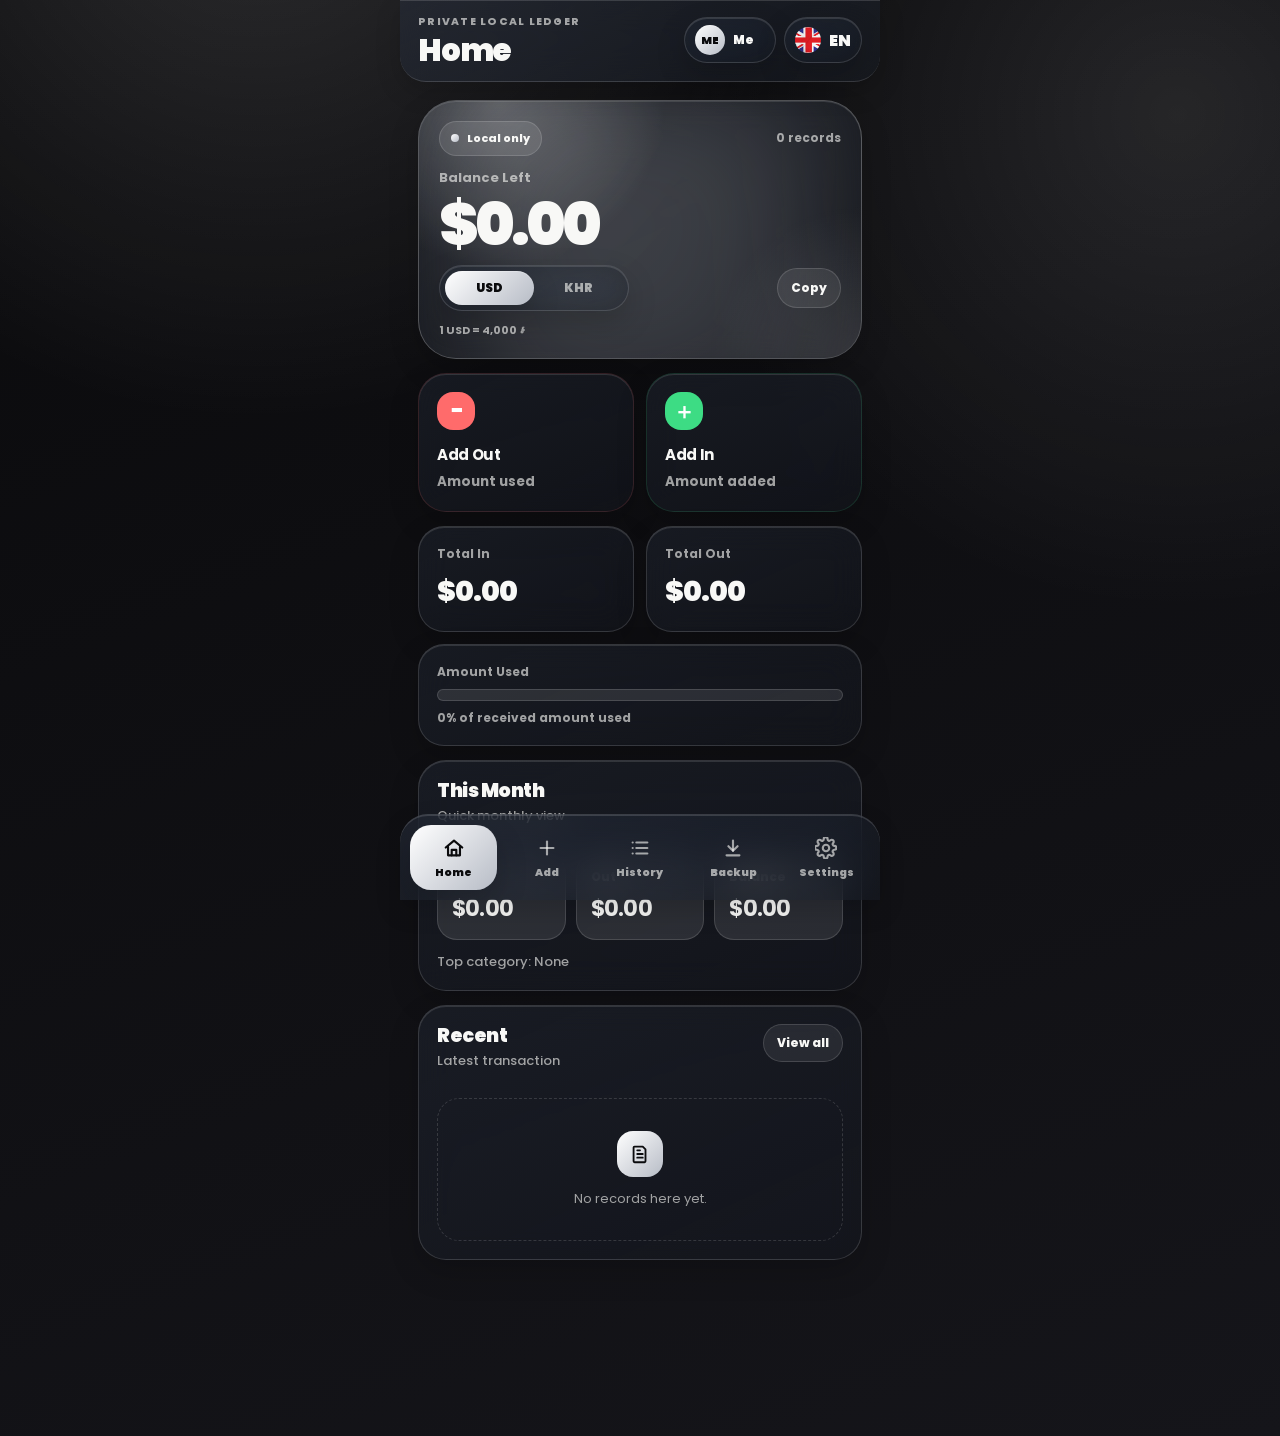
<file: index.html>
<!doctype html>
<html lang="en" data-theme="dark" data-template="mono">
<head>
  <meta charset="utf-8" />
  <meta name="viewport" content="width=device-width,initial-scale=1,viewport-fit=cover" />
  <meta name="theme-color" content="#0a0a0c" />
  <meta name="apple-mobile-web-app-capable" content="yes" />
  <meta name="apple-mobile-web-app-status-bar-style" content="black-translucent" />
  <meta name="apple-mobile-web-app-title" content="DollarTracker" />
  <title>DollarTracker</title>
  <link rel="manifest" href="manifest.webmanifest" />
  <link rel="apple-touch-icon" href="apple-touch-icon.png" />
  <link rel="icon" type="image/png" href="icon.png" />
  <link rel="preconnect" href="https://fonts.googleapis.com">
  <link rel="preconnect" href="https://fonts.gstatic.com" crossorigin>
  <link href="https://fonts.googleapis.com/css2?family=Kantumruy+Pro:wght@400;500;600;700;800;900&family=Noto+Sans+Khmer:wght@400;500;600;700;800;900&family=Poppins:wght@400;500;600;700;800;900&display=swap" rel="stylesheet">
  <link rel="stylesheet" href="styles.css?v=3.9.14" />
</head>
<body>
  <div class="aurora-bg" aria-hidden="true">
    <span class="orb orb-one"></span>
    <span class="orb orb-two"></span>
    <span class="orb orb-three"></span>
  </div>

  <div class="app-shell">
    <header class="topbar glass">
      <div class="title-stack">
        <p class="eyebrow" id="eyebrow">Private local ledger</p>
        <h1 id="pageTitle">Home</h1>
      </div>
      <div class="topbar-actions">
        <button class="profile-switch-button glass-lite" id="profileSwitchBtn" type="button" aria-label="Switch profile">
          <span id="activeProfileAvatar" class="profile-avatar">ME</span>
          <span id="activeProfileName" class="profile-name-small">Me</span>
        </button>
        <button class="language-toggle glass-lite" id="languageToggle" type="button" aria-label="Change language">
          <img id="languageFlag" src="flag-en.png" alt="" />
          <span id="languageCode">EN</span>
        </button>
      </div>
    </header>

    <main class="content">
      <section class="page active" id="page-home" data-title-key="home">
        <section class="balance-hero glass-strong">
          <span class="theme-signature" aria-hidden="true"><span class="sig-a"></span><span class="sig-b"></span><span class="sig-c"></span><span class="sig-d"></span></span>
          <div class="hero-top">
            <span class="status-pill"><span class="pulse"></span><span id="localOnlyText">Local only</span></span>
            <span id="homeRecordCountSmall">0 records</span>
          </div>

          <div class="hero-main">
            <p id="balanceLeftLabel">Balance Left</p>
            <h2 id="homeBalance">$0.00</h2>
          </div>

          <div class="hero-footer">
            <div class="currency-switch glass-lite">
              <button type="button" class="currency-card-btn active" data-currency="USD">USD</button>
              <button type="button" class="currency-card-btn" data-currency="KHR">KHR</button>
            </div>
            <button type="button" class="mini-link" id="copyBalanceBtn">Copy</button>
          </div>
          <p class="rate-note" id="rateNote">1 USD = 4000៛</p>
        </section>

        <section class="backup-reminder glass hidden" id="backupReminder">
          <div>
            <h3 id="backupReminderTitle">Backup Reminder</h3>
            <p class="hint" id="backupReminderText">It has been a while since your last backup. Export one now so your records stay safe.</p>
          </div>
          <div class="backup-reminder-actions">
            <button class="primary-button compact-button" type="button" id="backupReminderExportBtn">Export Backup JSON</button>
            <button class="ghost-button" type="button" id="backupReminderDismissBtn">Dismiss</button>
          </div>
        </section>

        <section class="quick-actions">
          <button class="quick-card out-card" type="button" data-go="add" data-prefill="Out">
            <span>−</span><strong id="addOutText">Add Out</strong><small id="moneyUsedText">Amount used</small>
          </button>
          <button class="quick-card in-card" type="button" data-go="add" data-prefill="In">
            <span>＋</span><strong id="addInText">Add In</strong><small id="moneyAddedText">Amount added</small>
          </button>
        </section>

        <section class="stats-grid">
          <article class="stat-card glass"><p id="totalInLabel">Total In</p><strong id="homeTotalIn">$0.00</strong></article>
          <article class="stat-card glass"><p id="totalOutLabel">Total Out</p><strong id="homeTotalOut">$0.00</strong></article>
          <article class="stat-card glass wide">
            <p id="amountUsedLabel">Amount Used</p>
            <div class="progress-track"><span id="usedProgress"></span></div>
            <small id="usedProgressText">0% of received amount used</small>
          </article>
        </section>


        <section class="panel glass monthly-panel">
          <div class="panel-head">
            <div>
              <h3 id="monthlyTitle">This Month</h3>
              <p class="hint" id="monthlyHint">Quick monthly view</p>
            </div>
          </div>
          <div class="mini-summary-grid">
            <article><span id="monthlyInLabel">In</span><strong id="monthlyIn">$0.00</strong></article>
            <article><span id="monthlyOutLabel">Out</span><strong id="monthlyOut">$0.00</strong></article>
            <article><span id="monthlyBalanceLabel">Balance</span><strong id="monthlyBalance">$0.00</strong></article>
          </div>
          <p class="hint monthly-category" id="monthlyTopCategory">Top category: None</p>
        </section>

        <section class="panel glass budget-panel optional-home-panel" id="budgetPanel">
          <div class="panel-head">
            <div>
              <h3 id="monthlyBudgetsTitle">Monthly Budgets</h3>
              <p class="hint" id="monthlyBudgetsHint">Track spending caps for this month.</p>
            </div>
          </div>
          <div class="budget-list" id="budgetProgressList"></div>
        </section>

        <section class="panel glass category-chart-panel optional-home-panel" id="categoryChartPanel">
          <div class="panel-head">
            <div>
              <h3 id="categoryChartTitle">Category Breakdown</h3>
              <p class="hint" id="categoryChartHint">This month’s spending by category.</p>
            </div>
          </div>
          <div class="category-chart-list" id="categoryChartList"></div>
        </section>

        <section class="panel glass">
          <div class="panel-head">
            <div><h3 id="recentTitle">Recent</h3><p class="hint" id="latestMovementText">Latest transaction</p></div>
            <button class="ghost-button" type="button" data-go="history" id="viewAllBtn">View all</button>
          </div>
          <div class="record-list compact" id="recentList"></div>
        </section>
      </section>

      <section class="page" id="page-add" data-title-key="addRecord">
        <section class="panel glass">
          <div class="section-title add-title-row"><div><h3 id="newTransactionTitle">New Transaction</h3><p class="hint" id="positiveOnlyText">Enter positive numbers only. Type decides in or out.</p></div><button class="ghost-button compact-button" type="button" id="openQuickAddBtn">Quick Add</button></div>
          <form id="transactionForm" class="form" autocomplete="off" autocorrect="off" autocapitalize="sentences" spellcheck="false">
            <label><span id="typeLabel">Type</span>
              <div class="segmented glass-lite">
                <input type="radio" name="type" id="typeOut" value="Out" checked /><label for="typeOut" id="outLabel">Out</label>
                <input type="radio" name="type" id="typeIn" value="In" /><label for="typeIn" id="inLabel">In</label>
              </div>
            </label>

            <label><span id="amountLabel">Amount</span>
              <div class="amount-wrap"><span id="amountCurrency">$</span><input id="amountInput" type="number" inputmode="decimal" min="0" step="0.01" placeholder="8.60" required /><button class="calc-open-btn" type="button" id="openCalcBtn" aria-label="Open calculator">
                  <svg viewBox="0 0 24 24" aria-hidden="true">
                    <rect x="6" y="3.5" width="12" height="17" rx="3"></rect>
                    <path d="M9 7h6"></path>
                    <path d="M9 11h.01M12 11h.01M15 11h.01"></path>
                    <path d="M9 14h.01M12 14h.01M15 14h.01"></path>
                    <path d="M9 17h.01M12 17h.01M15 17h.01"></path>
                  </svg>
                </button></div>
            </label>

            <div class="amount-chips" id="amountChips"></div>

            <label><span id="categoryLabel">Category</span>
              <select id="categoryInput"></select>
            </label>

            <label><span id="whatForLabel">Description</span><input id="descriptionInput" type="text" placeholder="Food, AC transfer, coffee..." autocomplete="off" autocorrect="off" autocapitalize="sentences" spellcheck="false" /></label>
            <div class="quick-desc-chips" id="quickDescChips"></div>
            <label><span id="dateLabel">Date</span><input id="dateInput" type="date" required /></label>
            <label><span id="noteLabel">Note</span><textarea id="noteInput" rows="2" placeholder="Optional note" autocomplete="off" autocorrect="off" autocapitalize="sentences" spellcheck="false"></textarea></label>
            <button class="primary-button full" type="submit" id="saveRecordBtn">Save Record</button>
          </form>
        </section>

        <section class="panel glass mini-help">
          <h3 id="rememberTitle">Remember</h3>
          <p id="rememberText"></p>
        </section>
      </section>

      <section class="page" id="page-history" data-title-key="history">
        <section class="panel glass">
          <div class="panel-head">
            <div><h3 id="allRecordsTitle">All Records</h3><p class="hint" id="historyHintText">Search, filter, and review your records.</p></div>
            <div class="history-head-actions">
              <button class="ghost-button" type="button" id="selectModeBtn">Select</button>
              <button class="ghost-button" type="button" id="summaryBtn">Summary</button>
            </div>
          </div>

          <div class="history-tools history-tools-clean">
            <input id="searchInput" type="search" placeholder="Search records..." aria-label="Search records" />
            <button class="history-filter-btn" type="button" id="openHistoryFilterBtn" aria-label="Filter records">
              <svg viewBox="0 0 24 24" aria-hidden="true">
                <path d="M4 6h16"></path>
                <path d="M7 12h10"></path>
                <path d="M10 18h4"></path>
              </svg>
              <span id="openFilterText">Filter</span>
            </button>
          </div>

          <div class="filter-row">
            <button class="chip active" type="button" data-filter="All" id="filterAll">All</button>
            <button class="chip" type="button" data-filter="In" id="filterIn">In</button>
            <button class="chip" type="button" data-filter="Out" id="filterOut">Out</button>
          </div>

          <div class="record-list" id="historyList"></div>
        </section>
      </section>

      <section class="page" id="page-backup" data-title-key="backup">
        <section class="panel glass">
          <div class="section-title"><h3 id="backupExportTitle">Backup & Export</h3><p class="hint" id="backupHintText">Your records stay in this browser. Export backup regularly.</p></div>
          <div class="backup-card"><span id="lastBackupLabel">Last backup</span><strong id="lastBackupText">Never</strong></div>
          <div class="button-stack">
            <button class="primary-button full" type="button" id="exportBackupBtn">Export Backup JSON</button>
            <button class="secondary-button full" type="button" id="exportCsvBtn">Export CSV</button>
            <label class="file-button full"><span id="importBackupText">Import Backup JSON</span><input id="importBackupInput" type="file" accept="application/json,.json" /></label>
          </div>
        </section>

        <section class="panel glass"><h3 id="safetyHabitTitle">Safety habit</h3><p class="hint" id="safetyHintText">After adding records, export a backup and save it to iCloud Drive or Google Drive.</p></section>
      </section>

      <section class="page" id="page-settings" data-title-key="settings">
        <section class="panel glass">
          <h3 id="appearanceTitle">Appearance</h3>
          <label><span id="displayModeLabel">Display Mode</span>
            <div class="segmented glass-lite">
              <input type="radio" name="displayMode" id="modeDark" value="dark" /><label for="modeDark" id="darkLabel">Dark</label>
              <input type="radio" name="displayMode" id="modeLight" value="light" /><label for="modeLight" id="lightLabel">Light</label>
            </div>
          </label>

          <div class="template-block">
            <span class="setting-label" id="themeTemplateLabel">Theme Template</span>
            <div class="theme-groups">
              <div class="theme-group">
                <span class="theme-group-title" id="coreThemesText">Core</span>
                <div class="theme-templates">
                  <button type="button" class="template-option" data-template-choice="mono"><span class="template-preview mono-preview"></span><strong id="monoThemeText">Silver</strong><svg class="check-badge" viewBox="0 0 24 24" aria-hidden="true"><path d="M5 13l4 4L19 7"/></svg></button>
                  <button type="button" class="template-option" data-template-choice="gold"><span class="template-preview gold-preview"></span><strong id="goldThemeText">Gold</strong><svg class="check-badge" viewBox="0 0 24 24" aria-hidden="true"><path d="M5 13l4 4L19 7"/></svg></button>
                  <button type="button" class="template-option" data-template-choice="sky"><span class="template-preview sky-preview"></span><strong id="skyThemeText">Sky</strong><svg class="check-badge" viewBox="0 0 24 24" aria-hidden="true"><path d="M5 13l4 4L19 7"/></svg></button>
                  <button type="button" class="template-option" data-template-choice="matcha"><span class="template-preview matcha-preview"></span><strong id="matchaThemeText">Matcha</strong><svg class="check-badge" viewBox="0 0 24 24" aria-hidden="true"><path d="M5 13l4 4L19 7"/></svg></button>
                  <button type="button" class="template-option" data-template-choice="sunset"><span class="template-preview sunset-preview"></span><strong id="sunsetThemeText">Sunset</strong><svg class="check-badge" viewBox="0 0 24 24" aria-hidden="true"><path d="M5 13l4 4L19 7"/></svg></button>
                  <button type="button" class="template-option" data-template-choice="lavender"><span class="template-preview lavender-preview"></span><strong id="lavenderThemeText">Lavender</strong><svg class="check-badge" viewBox="0 0 24 24" aria-hidden="true"><path d="M5 13l4 4L19 7"/></svg></button>
                </div>
              </div>
              <div class="theme-group">
                <span class="theme-group-title" id="signatureThemesText">Signature</span>
                <div class="theme-templates">
                  <button type="button" class="template-option" data-template-choice="christmas"><span class="template-preview christmas-preview"></span><strong id="christmasThemeText">Frost Pine</strong><svg class="check-badge" viewBox="0 0 24 24" aria-hidden="true"><path d="M5 13l4 4L19 7"/></svg></button>
                  <button type="button" class="template-option" data-template-choice="pink"><span class="template-preview pink-preview"></span><strong id="pinkThemeText">Pink</strong><svg class="check-badge" viewBox="0 0 24 24" aria-hidden="true"><path d="M5 13l4 4L19 7"/></svg></button>
                  <button type="button" class="template-option" data-template-choice="web"><span class="template-preview web-preview"></span><strong id="webThemeText">Web</strong><svg class="check-badge" viewBox="0 0 24 24" aria-hidden="true"><path d="M5 13l4 4L19 7"/></svg></button>
                  <button type="button" class="template-option" data-template-choice="symbiote"><span class="template-preview symbiote-preview"></span><strong id="symbioteThemeText">Symbiote</strong><svg class="check-badge" viewBox="0 0 24 24" aria-hidden="true"><path d="M5 13l4 4L19 7"/></svg></button>
                  <button type="button" class="template-option" data-template-choice="blush"><span class="template-preview blush-preview"></span><strong id="blushThemeText">Blush Pop</strong><svg class="check-badge" viewBox="0 0 24 24" aria-hidden="true"><path d="M5 13l4 4L19 7"/></svg></button>
                  <button type="button" class="template-option" data-template-choice="ocean"><span class="template-preview ocean-preview"></span><strong id="oceanThemeText">Ocean</strong><svg class="check-badge" viewBox="0 0 24 24" aria-hidden="true"><path d="M5 13l4 4L19 7"/></svg></button>
                  <button type="button" class="template-option" data-template-choice="pearl"><span class="template-preview pearl-preview"></span><strong id="pearlThemeText">Pearl</strong><svg class="check-badge" viewBox="0 0 24 24" aria-hidden="true"><path d="M5 13l4 4L19 7"/></svg></button>
                </div>
              </div>
            </div>
          </div>
        </section>

        <section class="panel glass">
          <h3 id="moneySettingsTitle">Money Settings</h3>
          <label class="setting-row">
            <div><strong id="exchangeRateTitle">Exchange Rate</strong><p class="hint" id="exchangeRateHint">Default: 1 USD = 4000៛</p></div>
            <input id="exchangeRateInput" type="number" min="1" step="1" value="4000" />
          </label>
          <label class="setting-row">
            <div><strong id="appNameTitle">App Name</strong><p class="hint" id="appNameHint">Shown inside the app</p></div>
            <input id="appNameInput" type="text" value="DollarTracker" />
          </label>
          <button class="secondary-button full" type="button" id="saveSettingsBtn">Save Settings</button>
        </section>

        <section class="panel glass category-manager-panel settings-collapse-panel">
          <details class="settings-collapse">
            <summary>
              <div class="section-title">
                <h3 id="categoryManagerTitle">Manage Categories</h3>
                <p class="hint" id="categoryManagerHint">Add, rename, remove, or reset categories.</p>
              </div>
              <span class="collapse-arrow" aria-hidden="true">⌄</span>
            </summary>

            <div class="settings-collapse-body">
              <div class="category-add-row">
                <input id="newCategoryInput" type="text" maxlength="28" placeholder="New category name" autocomplete="off" aria-label="New category name" />
                <button class="secondary-button compact-button" type="button" id="addCategoryBtn">Add</button>
              </div>

              <div class="category-manager-list" id="categoryManagerList"></div>

              <button class="secondary-button full compact-button" type="button" id="resetCategoriesBtn">Reset to Default</button>
            </div>
          </details>
        </section>

        <section class="panel glass settings-collapse-panel">
          <details class="settings-collapse">
            <summary>
              <div class="section-title">
                <h3 id="categoryBudgetsTitle">Category Budgets</h3>
                <p class="hint" id="categoryBudgetsHint">Monthly caps per category. Stored internally in USD.</p>
              </div>
              <span class="collapse-arrow" aria-hidden="true">⌄</span>
            </summary>

            <div class="settings-collapse-body">
              <p class="hint budget-currency-note" id="budgetCurrencyNote">Shown in current display currency.</p>
              <div class="budget-input-list" id="budgetInputList"></div>
              <button class="secondary-button full" type="button" id="saveBudgetsBtn">Save Budgets</button>
            </div>
          </details>
        </section>

        <section class="panel glass settings-collapse-panel diagnostics-panel">
          <details class="settings-collapse">
            <summary>
              <div class="section-title">
                <h3 id="diagnosticsTitle">Diagnostics</h3>
                <p class="hint" id="diagnosticsHint">Quick health check for this local app.</p>
              </div>
              <span class="collapse-arrow" aria-hidden="true">⌄</span>
            </summary>

            <div class="settings-collapse-body">
              <div class="diagnostic-grid" id="diagnosticsList">
                <article><span id="diagnosticVersionLabel">App version</span><strong id="diagnosticVersion">—</strong></article>
                <article><span id="diagnosticProfilesLabel">Profiles</span><strong id="diagnosticProfiles">—</strong></article>
                <article><span id="diagnosticRecordsLabel">Records</span><strong id="diagnosticRecords">—</strong></article>
                <article><span id="diagnosticStorageLabel">Storage used</span><strong id="diagnosticStorage">—</strong></article>
                <article><span id="diagnosticWorkerLabel">Offline app</span><strong id="diagnosticWorker">—</strong></article>
                <article><span id="diagnosticLastBackupLabel">Last backup</span><strong id="diagnosticLastBackup">—</strong></article>
              </div>
              <p class="hint diagnostic-check-hint" id="dataCheckHintText">This check does not modify your data.</p>
              <div class="data-check-result" id="dataCheckResult"></div>
              <button class="secondary-button full compact-button" type="button" id="runDataCheckBtn">Run Data Check</button>
            </div>
          </details>
        </section>

        <section class="panel glass danger-panel">
          <h3 id="dangerZoneTitle">Danger Zone</h3>
          <p class="hint" id="dangerHintText">Tap twice to clear records for the active profile only.</p>
          <button class="danger-button full" type="button" id="clearDataBtn">Clear Current Profile Records</button>
        </section>
      </section>
    </main>

    <button class="primary-button floating-save-button" type="submit" form="transactionForm" id="floatingSaveRecordBtn" aria-hidden="true">Save Record</button>

    <div class="selection-float glass-strong hidden" id="selectionFloat" aria-live="polite">
      <div class="selection-float-copy">
        <span id="selectionCount">0 selected</span>
        <small id="selectionTotalLabel">Selected total</small>
        <strong id="selectionTotal">$0.00</strong>
      </div>
      <button class="ghost-button compact-button" type="button" id="clearSelectionBtn">Clear</button>
    </div>

    <nav class="bottom-nav glass" aria-label="Main navigation"><span class="nav-active-pill" aria-hidden="true"></span>
      <button class="nav-item active" type="button" data-page="home"><span class="nav-icon" aria-hidden="true"><svg viewBox="0 0 24 24"><path d="M3 11.5 12 4l9 7.5"/><path d="M5.5 10.5V20h13v-9.5"/><path d="M9.5 20v-6h5v6"/></svg></span><span class="nav-label" id="navHome">Home</span></button>
      <button class="nav-item" type="button" data-page="add"><span class="nav-icon" aria-hidden="true"><svg viewBox="0 0 24 24"><path d="M12 5v14"/><path d="M5 12h14"/></svg></span><span class="nav-label" id="navAdd">Add</span></button>
      <button class="nav-item" type="button" data-page="history"><span class="nav-icon" aria-hidden="true"><svg viewBox="0 0 24 24"><path d="M8 6h12"/><path d="M8 12h12"/><path d="M8 18h12"/><path d="M4 6h.01"/><path d="M4 12h.01"/><path d="M4 18h.01"/></svg></span><span class="nav-label" id="navHistory">History</span></button>
      <button class="nav-item" type="button" data-page="backup"><span class="nav-icon" aria-hidden="true"><svg viewBox="0 0 24 24"><path d="M12 4v11"/><path d="m7 10 5 5 5-5"/><path d="M5 20h14"/></svg></span><span class="nav-label" id="navBackup">Backup</span></button>
      <button class="nav-item" type="button" data-page="settings"><span class="nav-icon" aria-hidden="true"><svg viewBox="0 0 24 24"><path d="M12 15.5a3.5 3.5 0 1 0 0-7 3.5 3.5 0 0 0 0 7Z"/><path d="M19.4 15a1.8 1.8 0 0 0 .36 1.98l.04.04a2.1 2.1 0 1 1-2.98 2.98l-.04-.04A1.8 1.8 0 0 0 14.8 19.6a1.8 1.8 0 0 0-1.08 1.65V21.4a2.1 2.1 0 1 1-4.2 0v-.15A1.8 1.8 0 0 0 8.45 19.6a1.8 1.8 0 0 0-1.98.36l-.04.04a2.1 2.1 0 1 1-2.98-2.98l.04-.04A1.8 1.8 0 0 0 3.85 15a1.8 1.8 0 0 0-1.65-1.08H2.05a2.1 2.1 0 1 1 0-4.2h.15a1.8 1.8 0 0 0 1.65-1.08 1.8 1.8 0 0 0-.36-1.98l-.04-.04a2.1 2.1 0 1 1 2.98-2.98l.04.04a1.8 1.8 0 0 0 1.98.36 1.8 1.8 0 0 0 1.08-1.65V2.2a2.1 2.1 0 1 1 4.2 0v.15a1.8 1.8 0 0 0 1.08 1.65 1.8 1.8 0 0 0 1.98-.36l.04-.04a2.1 2.1 0 1 1 2.98 2.98l-.04.04a1.8 1.8 0 0 0-.36 1.98 1.8 1.8 0 0 0 1.65 1.08h.15a2.1 2.1 0 1 1 0 4.2h-.15A1.8 1.8 0 0 0 19.4 15Z"/></svg></span><span class="nav-label" id="navSettings">Settings</span></button>
    </nav>


    <div class="profile-sheet-backdrop" id="profileBackdrop">
      <section class="profile-sheet glass-strong" role="dialog" aria-modal="true" aria-labelledby="profileSheetTitle">
        <div class="panel-head">
          <div>
            <h3 id="profileSheetTitle">Profiles</h3>
            <p class="hint" id="profileHintText">Separate ledgers for you and family.</p>
          </div>
          <button class="ghost-button" type="button" id="closeProfileBtn">Close</button>
        </div>

        <div class="profile-active-card glass-lite" id="profileActiveCard"></div>
        <div class="profile-list" id="profileList"></div>

        <details class="profile-manage-details" id="profileManageDetails">
          <summary>
            <strong id="manageProfilesText">Manage Profiles</strong>
            <span class="collapse-arrow" aria-hidden="true">⌄</span>
          </summary>
          <div class="profile-manage-body">
            <div class="profile-add-row">
              <input id="newProfileInput" type="text" maxlength="28" placeholder="New profile name" autocomplete="off" />
              <button class="secondary-button compact-button" type="button" id="addProfileBtn">Add Profile</button>
            </div>
            <p class="hint profile-backup-note" id="allProfilesBackupText">Backups include all profiles.</p>
            <div class="profile-manager-list" id="profileManagerList"></div>
          </div>
        </details>
      </section>
    </div>

    <div class="summary-sheet-backdrop" id="summaryBackdrop">
      <section class="summary-sheet glass-strong" role="dialog" aria-modal="true" aria-labelledby="summaryTitle">
        <div class="panel-head"><div><h3 id="summaryTitle">Summary</h3><p class="hint" id="summaryHint">Based on current History filters.</p></div><button class="ghost-button" type="button" id="closeSummaryBtn">Close</button></div>
        <div class="summary-grid">
          <article><span id="summaryInLabel">Total In</span><strong id="summaryIn">$0.00</strong></article>
          <article><span id="summaryOutLabel">Total Out</span><strong id="summaryOut">$0.00</strong></article>
          <article><span id="summaryBalanceLabel">Balance Left</span><strong id="summaryBalance">$0.00</strong></article>
        </div>
        <div class="graph-card">
          <div class="graph-row"><span id="summaryInGraphLabel">Total In</span><div class="bar-track"><i id="summaryInBar"></i></div></div>
          <div class="graph-row"><span id="summaryOutGraphLabel">Total Out</span><div class="bar-track"><i id="summaryOutBar"></i></div></div>
        </div>
      </section>
    </div>

    <div class="filter-sheet-backdrop" id="historyFilterBackdrop">
      <section class="filter-sheet glass-strong" role="dialog" aria-modal="true" aria-labelledby="historyFilterTitle">
        <div class="panel-head">
          <div>
            <h3 id="historyFilterTitle">Filter Records</h3>
            <p class="hint" id="historyFilterHint">Narrow records by date or sorting.</p>
          </div>
          <button class="ghost-button" type="button" id="closeHistoryFilterBtn">Close</button>
        </div>

        <div class="filter-sheet-form">
          <div class="date-row">
            <label><span id="fromDateLabel">From</span><input id="fromDateInput" type="date" /></label>
            <label><span id="toDateLabel">To</span><input id="toDateInput" type="date" /></label>
          </div>

          <label>
            <span id="sortByLabel">Sort by</span>
            <select id="sortSelect">
              <option value="newest">Newest first</option>
              <option value="oldest">Oldest first</option>
              <option value="high">Highest amount</option>
              <option value="low">Lowest amount</option>
            </select>
          </label>

          <div class="filter-sheet-actions">
            <button class="secondary-button compact-button" type="button" id="clearFiltersBtn">Clear Filters</button>
            <button class="secondary-button compact-button" type="button" id="selectVisibleBtn">Select visible</button>
            <button class="primary-button compact-button" type="button" id="applyHistoryFilterBtn">Apply Filters</button>
          </div>
        </div>
      </section>
    </div>


    <div class="edit-sheet-backdrop" id="editBackdrop">
      <section class="edit-sheet glass-strong" role="dialog" aria-modal="true" aria-labelledby="editTitle">
        <div class="panel-head">
          <div>
            <h3 id="editTitle">Edit Record</h3>
            <p class="hint" id="editHint">History amounts stay locked unless you edit this record.</p>
          </div>
          <button class="ghost-button" type="button" id="closeEditBtn">Close</button>
        </div>

        <form id="editRecordForm" class="form">
          <input type="hidden" id="editRecordId" />

          <label>
            <span id="editTypeLabel">Type</span>
            <div class="segmented glass-lite">
              <input type="radio" name="editType" id="editTypeOut" value="Out" />
              <label for="editTypeOut" id="editOutLabel">Out</label>
              <input type="radio" name="editType" id="editTypeIn" value="In" />
              <label for="editTypeIn" id="editInLabel">In</label>
            </div>
          </label>

          <div class="edit-money-row">
            <label>
              <span id="editCurrencyLabel">Currency</span>
              <select id="editCurrencyInput">
                <option value="USD">USD</option>
                <option value="KHR">KHR</option>
              </select>
            </label>

            <label>
              <span id="editAmountLabel">Amount</span>
              <input id="editAmountInput" type="number" inputmode="decimal" min="0" step="0.01" required />
            </label>
          </div>

          <label>
            <span id="editCategoryLabel">Category</span>
            <select id="editCategoryInput"></select>
          </label>

          <label>
            <span id="editDescriptionLabel">Description</span>
            <input id="editDescriptionInput" type="text" autocomplete="off" autocorrect="off" autocapitalize="sentences" spellcheck="false" />
          </label>

          <label>
            <span id="editDateLabel">Date</span>
            <input id="editDateInput" type="date" required />
          </label>

          <label>
            <span id="editNoteLabel">Note</span>
            <textarea id="editNoteInput" rows="3" autocomplete="off" autocorrect="off" autocapitalize="sentences" spellcheck="false"></textarea>
          </label>

          <button class="primary-button full" type="submit" id="saveEditBtn">Save Changes</button>
        </form>

        <div class="edit-log-block">
          <h4 id="editHistoryTitle">Edit History</h4>
          <div id="editHistoryList" class="edit-history-list"></div>
        </div>
      </section>
    </div>


    <div class="quick-add-backdrop" id="quickAddBackdrop">
      <section class="quick-add-sheet glass-strong" role="dialog" aria-modal="true" aria-labelledby="quickAddTitle">
        <div class="panel-head">
          <div>
            <h3 id="quickAddTitle">Quick Add</h3>
            <p class="hint" id="quickAddHint">Fast entry with clean presets.</p>
          </div>
          <button class="ghost-button" type="button" id="closeQuickAddBtn">Close</button>
        </div>

        <form id="quickAddForm" class="form" autocomplete="off">
          <label>
            <span id="quickAddTypeLabel">Type</span>
            <div class="segmented glass-lite">
              <input type="radio" name="quickAddType" id="quickAddTypeOut" value="Out" checked />
              <label for="quickAddTypeOut" id="quickAddOutLabel">Out</label>
              <input type="radio" name="quickAddType" id="quickAddTypeIn" value="In" />
              <label for="quickAddTypeIn" id="quickAddInLabel">In</label>
            </div>
          </label>

          <div class="quick-add-presets" id="quickAddPresetList"></div>

          <label>
            <span id="quickAddAmountLabel">Amount</span>
            <div class="amount-wrap"><span id="quickAddCurrency">$</span><input id="quickAddAmountInput" type="number" inputmode="decimal" min="0" step="0.01" placeholder="8.60" required /></div>
          </label>

          <button class="primary-button full" type="submit" id="saveQuickAddBtn">Save Quick Add</button>
          <button class="secondary-button full" type="button" id="openFullAddFromQuickBtn">Open full Add</button>
        </form>
      </section>
    </div>

    <div class="choice-sheet-backdrop" id="choiceBackdrop">
      <section class="choice-sheet glass-strong" role="dialog" aria-modal="true" aria-labelledby="choiceSheetTitle">
        <div class="panel-head">
          <div>
            <h3 id="choiceSheetTitle">Choose</h3>
            <p class="hint" id="choiceSheetHint">Select one option.</p>
          </div>
          <button class="ghost-button" type="button" id="closeChoiceBtn">Close</button>
        </div>
        <div class="choice-list" id="choiceList"></div>
      </section>
    </div>

    <div class="calculator-backdrop" id="calculatorBackdrop">
      <section class="calculator-sheet glass-strong" role="dialog" aria-modal="true" aria-labelledby="calculatorTitle">
        <div class="panel-head">
          <div>
            <h3 id="calculatorTitle">Calculator</h3>
            <p class="hint" id="calculatorHint">Calculate and use as amount.</p>
          </div>
          <button class="ghost-button" type="button" id="closeCalcBtn">Close</button>
        </div>
        <div class="calc-currency-switch glass-lite">
          <button type="button" class="calc-currency-btn active" data-calc-currency="USD">USD</button>
          <button type="button" class="calc-currency-btn" data-calc-currency="KHR">KHR</button>
        </div>
        <div class="calc-display-shell">
          <div class="calc-trail" id="calcTrail" aria-live="polite">&nbsp;</div>
          <div class="calc-display" id="calcDisplay">$0</div>
        </div>
        <div class="calc-grid ios-calc-grid">
          <button type="button" class="calc-function-key" data-calc-clear="true" id="calcClearBtn">AC</button>
          <button type="button" class="calc-function-key" data-calc-sign="true" id="calcSignBtn">±</button>
          <button type="button" class="calc-function-key" data-calc-percent="true" id="calcPercentBtn">%</button>
          <button type="button" class="calc-operator-key" data-calc-op="÷">÷</button>
          <button type="button" data-calc-num="7">7</button>
          <button type="button" data-calc-num="8">8</button>
          <button type="button" data-calc-num="9">9</button>
          <button type="button" class="calc-operator-key" data-calc-op="×">×</button>
          <button type="button" data-calc-num="4">4</button>
          <button type="button" data-calc-num="5">5</button>
          <button type="button" data-calc-num="6">6</button>
          <button type="button" class="calc-operator-key" data-calc-op="-">−</button>
          <button type="button" data-calc-num="1">1</button>
          <button type="button" data-calc-num="2">2</button>
          <button type="button" data-calc-num="3">3</button>
          <button type="button" class="calc-operator-key" data-calc-op="+">+</button>
          <button type="button" data-calc-num="0" class="span-two">0</button>
          <button type="button" data-calc-dot="true" id="calcDotBtn">.</button>
          <button type="button" class="calc-operator-key calc-equals-key" data-calc-equals="true">=</button>
          <button type="button" class="use-amount-btn" id="useCalcAmountBtn">Use Amount</button>
        </div>
      </section>
    </div>

    <div class="toast glass-strong" id="toast"></div>
  </div>
  <script src="app.js?v=3.9.14"></script>
</body>
</html>
</file>
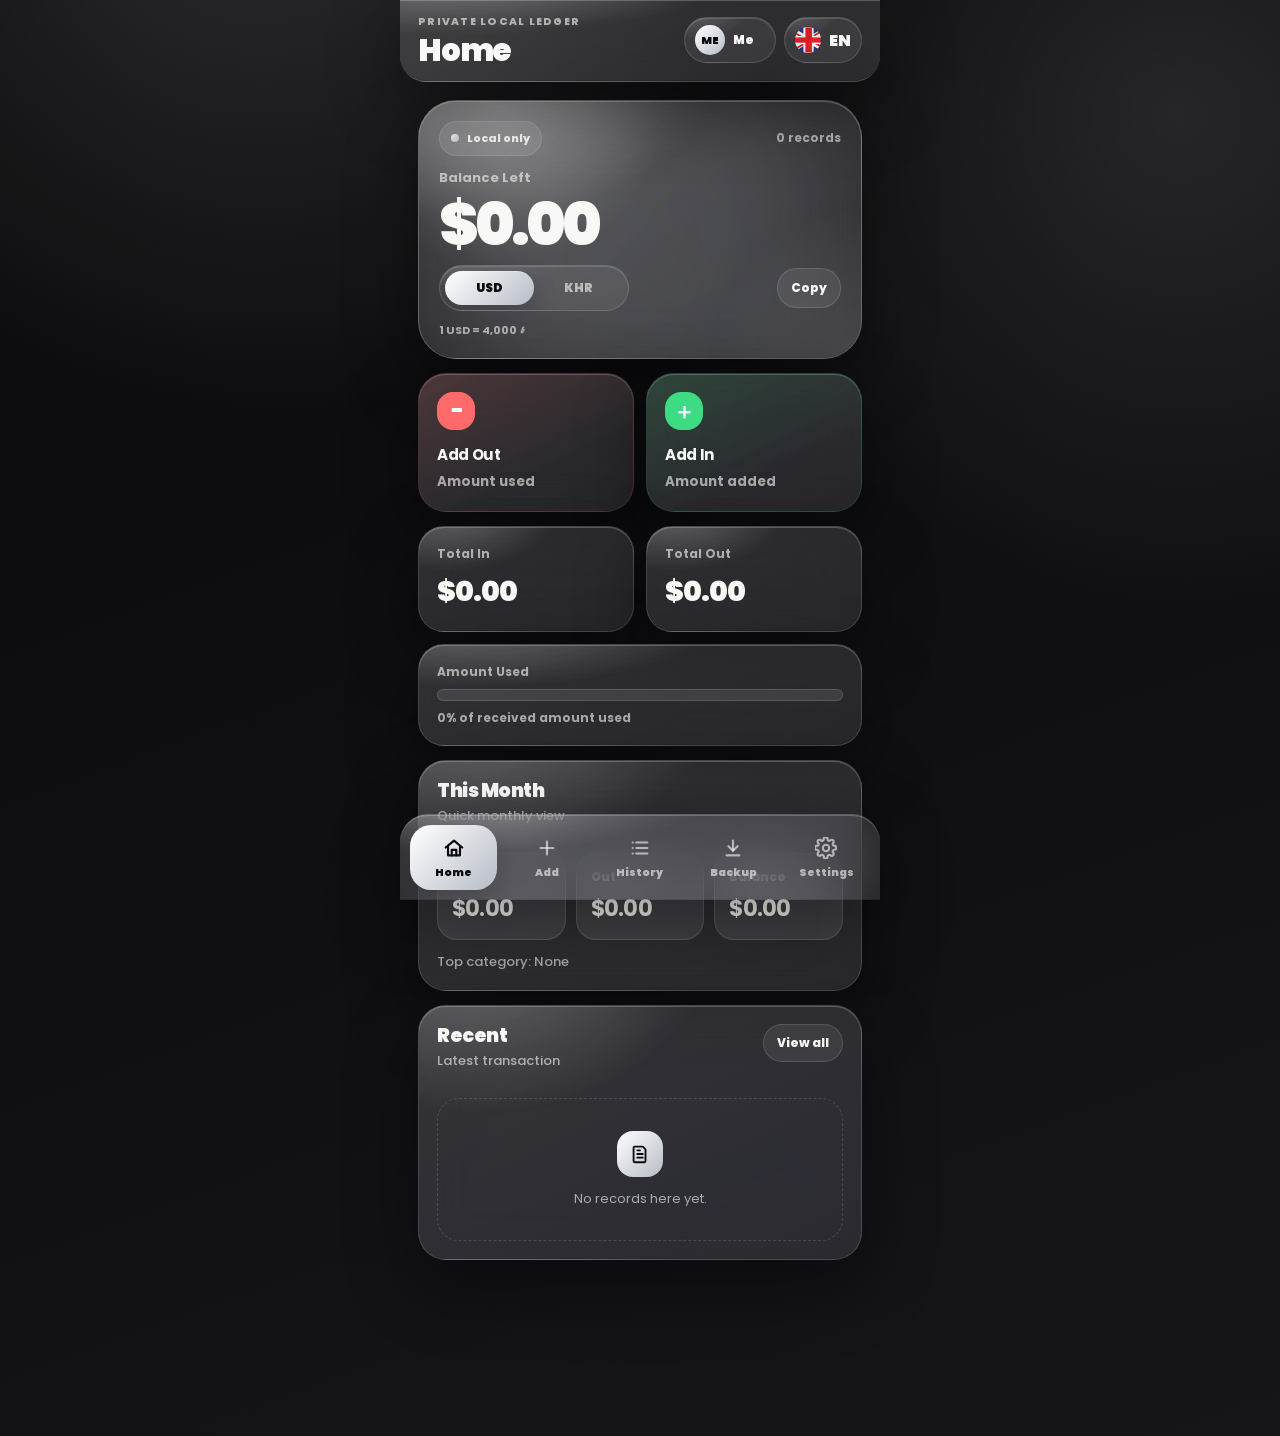
<file: mnt/data/work_v398/index.html>
<!doctype html>
<html lang="en" data-theme="dark" data-template="mono">
<head>
  <meta charset="utf-8" />
  <meta name="viewport" content="width=device-width,initial-scale=1,viewport-fit=cover" />
  <meta name="theme-color" content="#0a0a0c" />
  <meta name="apple-mobile-web-app-capable" content="yes" />
  <meta name="apple-mobile-web-app-status-bar-style" content="black-translucent" />
  <meta name="apple-mobile-web-app-title" content="DollarTracker" />
  <title>DollarTracker</title>
  <link rel="manifest" href="manifest.webmanifest" />
  <link rel="apple-touch-icon" href="apple-touch-icon.png" />
  <link rel="icon" type="image/png" href="icon.png" />
  <link rel="preconnect" href="https://fonts.googleapis.com">
  <link rel="preconnect" href="https://fonts.gstatic.com" crossorigin>
  <link href="https://fonts.googleapis.com/css2?family=Kantumruy+Pro:wght@400;500;600;700;800;900&family=Noto+Sans+Khmer:wght@400;500;600;700;800;900&family=Poppins:wght@400;500;600;700;800;900&display=swap" rel="stylesheet">
  <link rel="stylesheet" href="styles.css?v=3.9.8" />
</head>
<body>
  <div class="aurora-bg" aria-hidden="true">
    <span class="orb orb-one"></span>
    <span class="orb orb-two"></span>
    <span class="orb orb-three"></span>
  </div>

  <div class="app-shell">
    <header class="topbar glass">
      <div class="title-stack">
        <p class="eyebrow" id="eyebrow">Private local ledger</p>
        <h1 id="pageTitle">Home</h1>
      </div>
      <div class="topbar-actions">
        <button class="profile-switch-button glass-lite" id="profileSwitchBtn" type="button" aria-label="Switch profile">
          <span id="activeProfileAvatar" class="profile-avatar">ME</span>
          <span id="activeProfileName" class="profile-name-small">Me</span>
        </button>
        <button class="language-toggle glass-lite" id="languageToggle" type="button" aria-label="Change language">
          <img id="languageFlag" src="flag-en.png" alt="" />
          <span id="languageCode">EN</span>
        </button>
      </div>
    </header>

    <main class="content">
      <section class="page active" id="page-home" data-title-key="home">
        <section class="balance-hero glass-strong">
          <span class="theme-signature" aria-hidden="true"><span class="sig-a"></span><span class="sig-b"></span><span class="sig-c"></span><span class="sig-d"></span></span>
          <div class="hero-top">
            <span class="status-pill"><span class="pulse"></span><span id="localOnlyText">Local only</span></span>
            <span id="homeRecordCountSmall">0 records</span>
          </div>

          <div class="hero-main">
            <p id="balanceLeftLabel">Balance Left</p>
            <h2 id="homeBalance">$0.00</h2>
          </div>

          <div class="hero-footer">
            <div class="currency-switch glass-lite">
              <button type="button" class="currency-card-btn active" data-currency="USD">USD</button>
              <button type="button" class="currency-card-btn" data-currency="KHR">KHR</button>
            </div>
            <button type="button" class="mini-link" id="copyBalanceBtn">Copy</button>
          </div>
          <p class="rate-note" id="rateNote">1 USD = 4000៛</p>
        </section>

        <section class="backup-reminder glass hidden" id="backupReminder">
          <div>
            <h3 id="backupReminderTitle">Backup Reminder</h3>
            <p class="hint" id="backupReminderText">It has been a while since your last backup. Export one now so your records stay safe.</p>
          </div>
          <div class="backup-reminder-actions">
            <button class="primary-button compact-button" type="button" id="backupReminderExportBtn">Export Backup JSON</button>
            <button class="ghost-button" type="button" id="backupReminderDismissBtn">Dismiss</button>
          </div>
        </section>

        <section class="quick-actions">
          <button class="quick-card out-card" type="button" data-go="add" data-prefill="Out">
            <span>−</span><strong id="addOutText">Add Out</strong><small id="moneyUsedText">Amount used</small>
          </button>
          <button class="quick-card in-card" type="button" data-go="add" data-prefill="In">
            <span>＋</span><strong id="addInText">Add In</strong><small id="moneyAddedText">Amount added</small>
          </button>
        </section>

        <section class="stats-grid">
          <article class="stat-card glass"><p id="totalInLabel">Total In</p><strong id="homeTotalIn">$0.00</strong></article>
          <article class="stat-card glass"><p id="totalOutLabel">Total Out</p><strong id="homeTotalOut">$0.00</strong></article>
          <article class="stat-card glass wide">
            <p id="amountUsedLabel">Amount Used</p>
            <div class="progress-track"><span id="usedProgress"></span></div>
            <small id="usedProgressText">0% of received amount used</small>
          </article>
        </section>


        <section class="panel glass monthly-panel">
          <div class="panel-head">
            <div>
              <h3 id="monthlyTitle">This Month</h3>
              <p class="hint" id="monthlyHint">Quick monthly view</p>
            </div>
          </div>
          <div class="mini-summary-grid">
            <article><span id="monthlyInLabel">In</span><strong id="monthlyIn">$0.00</strong></article>
            <article><span id="monthlyOutLabel">Out</span><strong id="monthlyOut">$0.00</strong></article>
            <article><span id="monthlyBalanceLabel">Balance</span><strong id="monthlyBalance">$0.00</strong></article>
          </div>
          <p class="hint monthly-category" id="monthlyTopCategory">Top category: None</p>
        </section>

        <section class="panel glass budget-panel optional-home-panel" id="budgetPanel">
          <div class="panel-head">
            <div>
              <h3 id="monthlyBudgetsTitle">Monthly Budgets</h3>
              <p class="hint" id="monthlyBudgetsHint">Track spending caps for this month.</p>
            </div>
          </div>
          <div class="budget-list" id="budgetProgressList"></div>
        </section>

        <section class="panel glass category-chart-panel optional-home-panel" id="categoryChartPanel">
          <div class="panel-head">
            <div>
              <h3 id="categoryChartTitle">Category Breakdown</h3>
              <p class="hint" id="categoryChartHint">This month’s spending by category.</p>
            </div>
          </div>
          <div class="category-chart-list" id="categoryChartList"></div>
        </section>

        <section class="panel glass">
          <div class="panel-head">
            <div><h3 id="recentTitle">Recent</h3><p class="hint" id="latestMovementText">Latest transaction</p></div>
            <button class="ghost-button" type="button" data-go="history" id="viewAllBtn">View all</button>
          </div>
          <div class="record-list compact" id="recentList"></div>
        </section>
      </section>

      <section class="page" id="page-add" data-title-key="addRecord">
        <section class="panel glass">
          <div class="section-title add-title-row"><div><h3 id="newTransactionTitle">New Transaction</h3><p class="hint" id="positiveOnlyText">Enter positive numbers only. Type decides in or out.</p></div><button class="ghost-button compact-button" type="button" id="openQuickAddBtn">Quick Add</button></div>
          <form id="transactionForm" class="form" autocomplete="off" autocorrect="off" autocapitalize="sentences" spellcheck="false">
            <label><span id="typeLabel">Type</span>
              <div class="segmented glass-lite">
                <input type="radio" name="type" id="typeOut" value="Out" checked /><label for="typeOut" id="outLabel">Out</label>
                <input type="radio" name="type" id="typeIn" value="In" /><label for="typeIn" id="inLabel">In</label>
              </div>
            </label>

            <label><span id="amountLabel">Amount</span>
              <div class="amount-wrap"><span id="amountCurrency">$</span><input id="amountInput" type="number" inputmode="decimal" min="0" step="0.01" placeholder="8.60" required /><button class="calc-open-btn" type="button" id="openCalcBtn" aria-label="Open calculator">
                  <svg viewBox="0 0 24 24" aria-hidden="true">
                    <rect x="6" y="3.5" width="12" height="17" rx="3"></rect>
                    <path d="M9 7h6"></path>
                    <path d="M9 11h.01M12 11h.01M15 11h.01"></path>
                    <path d="M9 14h.01M12 14h.01M15 14h.01"></path>
                    <path d="M9 17h.01M12 17h.01M15 17h.01"></path>
                  </svg>
                </button></div>
            </label>

            <div class="amount-chips" id="amountChips"></div>

            <label><span id="categoryLabel">Category</span>
              <select id="categoryInput"></select>
            </label>

            <label><span id="whatForLabel">Description</span><input id="descriptionInput" type="text" placeholder="Food, AC transfer, coffee..." autocomplete="off" autocorrect="off" autocapitalize="sentences" spellcheck="false" /></label>
            <div class="quick-desc-chips" id="quickDescChips"></div>
            <label><span id="dateLabel">Date</span><input id="dateInput" type="date" required /></label>
            <label><span id="noteLabel">Note</span><textarea id="noteInput" rows="2" placeholder="Optional note" autocomplete="off" autocorrect="off" autocapitalize="sentences" spellcheck="false"></textarea></label>
            <button class="primary-button full" type="submit" id="saveRecordBtn">Save Record</button>
          </form>
        </section>

        <section class="panel glass mini-help">
          <h3 id="rememberTitle">Remember</h3>
          <p id="rememberText"></p>
        </section>
      </section>

      <section class="page" id="page-history" data-title-key="history">
        <section class="panel glass">
          <div class="panel-head">
            <div><h3 id="allRecordsTitle">All Records</h3><p class="hint" id="historyHintText">Search, filter, and review your records.</p></div>
            <div class="history-head-actions">
              <button class="ghost-button" type="button" id="selectModeBtn">Select</button>
              <button class="ghost-button" type="button" id="summaryBtn">Summary</button>
            </div>
          </div>

          <div class="history-tools history-tools-clean">
            <input id="searchInput" type="search" placeholder="Search records..." aria-label="Search records" />
            <button class="history-filter-btn" type="button" id="openHistoryFilterBtn" aria-label="Filter records">
              <svg viewBox="0 0 24 24" aria-hidden="true">
                <path d="M4 6h16"></path>
                <path d="M7 12h10"></path>
                <path d="M10 18h4"></path>
              </svg>
              <span id="openFilterText">Filter</span>
            </button>
          </div>

          <div class="filter-row">
            <button class="chip active" type="button" data-filter="All" id="filterAll">All</button>
            <button class="chip" type="button" data-filter="In" id="filterIn">In</button>
            <button class="chip" type="button" data-filter="Out" id="filterOut">Out</button>
          </div>

          <div class="record-list" id="historyList"></div>
        </section>
      </section>

      <section class="page" id="page-backup" data-title-key="backup">
        <section class="panel glass">
          <div class="section-title"><h3 id="backupExportTitle">Backup & Export</h3><p class="hint" id="backupHintText">Your records stay in this browser. Export backup regularly.</p></div>
          <div class="backup-card"><span id="lastBackupLabel">Last backup</span><strong id="lastBackupText">Never</strong></div>
          <div class="button-stack">
            <button class="primary-button full" type="button" id="exportBackupBtn">Export Backup JSON</button>
            <button class="secondary-button full" type="button" id="exportCsvBtn">Export CSV</button>
            <label class="file-button full"><span id="importBackupText">Import Backup JSON</span><input id="importBackupInput" type="file" accept="application/json,.json" /></label>
          </div>
        </section>

        <section class="panel glass"><h3 id="safetyHabitTitle">Safety habit</h3><p class="hint" id="safetyHintText">After adding records, export a backup and save it to iCloud Drive or Google Drive.</p></section>
      </section>

      <section class="page" id="page-settings" data-title-key="settings">
        <section class="panel glass">
          <h3 id="appearanceTitle">Appearance</h3>
          <label><span id="displayModeLabel">Display Mode</span>
            <div class="segmented glass-lite">
              <input type="radio" name="displayMode" id="modeDark" value="dark" /><label for="modeDark" id="darkLabel">Dark</label>
              <input type="radio" name="displayMode" id="modeLight" value="light" /><label for="modeLight" id="lightLabel">Light</label>
            </div>
          </label>

          <div class="template-block">
            <span class="setting-label" id="themeTemplateLabel">Theme Template</span>
            <div class="theme-groups">
              <div class="theme-group">
                <span class="theme-group-title" id="coreThemesText">Core</span>
                <div class="theme-templates">
                  <button type="button" class="template-option" data-template-choice="mono"><span class="template-preview mono-preview"></span><strong id="monoThemeText">Silver</strong><svg class="check-badge" viewBox="0 0 24 24" aria-hidden="true"><path d="M5 13l4 4L19 7"/></svg></button>
                  <button type="button" class="template-option" data-template-choice="gold"><span class="template-preview gold-preview"></span><strong id="goldThemeText">Gold</strong><svg class="check-badge" viewBox="0 0 24 24" aria-hidden="true"><path d="M5 13l4 4L19 7"/></svg></button>
                  <button type="button" class="template-option" data-template-choice="sky"><span class="template-preview sky-preview"></span><strong id="skyThemeText">Sky</strong><svg class="check-badge" viewBox="0 0 24 24" aria-hidden="true"><path d="M5 13l4 4L19 7"/></svg></button>
                  <button type="button" class="template-option" data-template-choice="matcha"><span class="template-preview matcha-preview"></span><strong id="matchaThemeText">Matcha</strong><svg class="check-badge" viewBox="0 0 24 24" aria-hidden="true"><path d="M5 13l4 4L19 7"/></svg></button>
                  <button type="button" class="template-option" data-template-choice="sunset"><span class="template-preview sunset-preview"></span><strong id="sunsetThemeText">Sunset</strong><svg class="check-badge" viewBox="0 0 24 24" aria-hidden="true"><path d="M5 13l4 4L19 7"/></svg></button>
                  <button type="button" class="template-option" data-template-choice="lavender"><span class="template-preview lavender-preview"></span><strong id="lavenderThemeText">Lavender</strong><svg class="check-badge" viewBox="0 0 24 24" aria-hidden="true"><path d="M5 13l4 4L19 7"/></svg></button>
                </div>
              </div>
              <div class="theme-group">
                <span class="theme-group-title" id="signatureThemesText">Signature</span>
                <div class="theme-templates">
                  <button type="button" class="template-option" data-template-choice="christmas"><span class="template-preview christmas-preview"></span><strong id="christmasThemeText">Frost Pine</strong><svg class="check-badge" viewBox="0 0 24 24" aria-hidden="true"><path d="M5 13l4 4L19 7"/></svg></button>
                  <button type="button" class="template-option" data-template-choice="pink"><span class="template-preview pink-preview"></span><strong id="pinkThemeText">Pink</strong><svg class="check-badge" viewBox="0 0 24 24" aria-hidden="true"><path d="M5 13l4 4L19 7"/></svg></button>
                  <button type="button" class="template-option" data-template-choice="web"><span class="template-preview web-preview"></span><strong id="webThemeText">Web</strong><svg class="check-badge" viewBox="0 0 24 24" aria-hidden="true"><path d="M5 13l4 4L19 7"/></svg></button>
                  <button type="button" class="template-option" data-template-choice="symbiote"><span class="template-preview symbiote-preview"></span><strong id="symbioteThemeText">Symbiote</strong><svg class="check-badge" viewBox="0 0 24 24" aria-hidden="true"><path d="M5 13l4 4L19 7"/></svg></button>
                  <button type="button" class="template-option" data-template-choice="blush"><span class="template-preview blush-preview"></span><strong id="blushThemeText">Blush Pop</strong><svg class="check-badge" viewBox="0 0 24 24" aria-hidden="true"><path d="M5 13l4 4L19 7"/></svg></button>
                  <button type="button" class="template-option" data-template-choice="ocean"><span class="template-preview ocean-preview"></span><strong id="oceanThemeText">Ocean</strong><svg class="check-badge" viewBox="0 0 24 24" aria-hidden="true"><path d="M5 13l4 4L19 7"/></svg></button>
                  <button type="button" class="template-option" data-template-choice="pearl"><span class="template-preview pearl-preview"></span><strong id="pearlThemeText">Pearl</strong><svg class="check-badge" viewBox="0 0 24 24" aria-hidden="true"><path d="M5 13l4 4L19 7"/></svg></button>
                </div>
              </div>
            </div>
          </div>
        </section>

        <section class="panel glass">
          <h3 id="moneySettingsTitle">Money Settings</h3>
          <label class="setting-row">
            <div><strong id="exchangeRateTitle">Exchange Rate</strong><p class="hint" id="exchangeRateHint">Default: 1 USD = 4000៛</p></div>
            <input id="exchangeRateInput" type="number" min="1" step="1" value="4000" />
          </label>
          <label class="setting-row">
            <div><strong id="appNameTitle">App Name</strong><p class="hint" id="appNameHint">Shown inside the app</p></div>
            <input id="appNameInput" type="text" value="DollarTracker" />
          </label>
          <button class="secondary-button full" type="button" id="saveSettingsBtn">Save Settings</button>
        </section>

        <section class="panel glass category-manager-panel settings-collapse-panel">
          <details class="settings-collapse">
            <summary>
              <div class="section-title">
                <h3 id="categoryManagerTitle">Manage Categories</h3>
                <p class="hint" id="categoryManagerHint">Add, rename, remove, or reset categories.</p>
              </div>
              <span class="collapse-arrow" aria-hidden="true">⌄</span>
            </summary>

            <div class="settings-collapse-body">
              <div class="category-add-row">
                <input id="newCategoryInput" type="text" maxlength="28" placeholder="New category name" autocomplete="off" aria-label="New category name" />
                <button class="secondary-button compact-button" type="button" id="addCategoryBtn">Add</button>
              </div>

              <div class="category-manager-list" id="categoryManagerList"></div>

              <button class="secondary-button full compact-button" type="button" id="resetCategoriesBtn">Reset to Default</button>
            </div>
          </details>
        </section>

        <section class="panel glass settings-collapse-panel">
          <details class="settings-collapse">
            <summary>
              <div class="section-title">
                <h3 id="categoryBudgetsTitle">Category Budgets</h3>
                <p class="hint" id="categoryBudgetsHint">Monthly caps per category. Stored internally in USD.</p>
              </div>
              <span class="collapse-arrow" aria-hidden="true">⌄</span>
            </summary>

            <div class="settings-collapse-body">
              <p class="hint budget-currency-note" id="budgetCurrencyNote">Shown in current display currency.</p>
              <div class="budget-input-list" id="budgetInputList"></div>
              <button class="secondary-button full" type="button" id="saveBudgetsBtn">Save Budgets</button>
            </div>
          </details>
        </section>

        <section class="panel glass settings-collapse-panel diagnostics-panel">
          <details class="settings-collapse">
            <summary>
              <div class="section-title">
                <h3 id="diagnosticsTitle">Diagnostics</h3>
                <p class="hint" id="diagnosticsHint">Quick health check for this local app.</p>
              </div>
              <span class="collapse-arrow" aria-hidden="true">⌄</span>
            </summary>

            <div class="settings-collapse-body">
              <div class="diagnostic-grid" id="diagnosticsList">
                <article><span id="diagnosticVersionLabel">App version</span><strong id="diagnosticVersion">—</strong></article>
                <article><span id="diagnosticProfilesLabel">Profiles</span><strong id="diagnosticProfiles">—</strong></article>
                <article><span id="diagnosticRecordsLabel">Records</span><strong id="diagnosticRecords">—</strong></article>
                <article><span id="diagnosticStorageLabel">Storage used</span><strong id="diagnosticStorage">—</strong></article>
                <article><span id="diagnosticWorkerLabel">Offline app</span><strong id="diagnosticWorker">—</strong></article>
                <article><span id="diagnosticLastBackupLabel">Last backup</span><strong id="diagnosticLastBackup">—</strong></article>
              </div>
              <p class="hint diagnostic-check-hint" id="dataCheckHintText">This check does not modify your data.</p>
              <div class="data-check-result" id="dataCheckResult"></div>
              <button class="secondary-button full compact-button" type="button" id="runDataCheckBtn">Run Data Check</button>
            </div>
          </details>
        </section>

        <section class="panel glass danger-panel">
          <h3 id="dangerZoneTitle">Danger Zone</h3>
          <p class="hint" id="dangerHintText">Tap twice to clear records for the active profile only.</p>
          <button class="danger-button full" type="button" id="clearDataBtn">Clear Current Profile Records</button>
        </section>
      </section>
    </main>

    <button class="primary-button floating-save-button" type="submit" form="transactionForm" id="floatingSaveRecordBtn" aria-hidden="true">Save Record</button>

    <div class="selection-float glass-strong hidden" id="selectionFloat" aria-live="polite">
      <div class="selection-float-copy">
        <span id="selectionCount">0 selected</span>
        <small id="selectionTotalLabel">Selected total</small>
        <strong id="selectionTotal">$0.00</strong>
      </div>
      <button class="ghost-button compact-button" type="button" id="clearSelectionBtn">Clear</button>
    </div>

    <nav class="bottom-nav glass" aria-label="Main navigation"><span class="nav-active-pill" aria-hidden="true"></span>
      <button class="nav-item active" type="button" data-page="home"><span class="nav-icon" aria-hidden="true"><svg viewBox="0 0 24 24"><path d="M3 11.5 12 4l9 7.5"/><path d="M5.5 10.5V20h13v-9.5"/><path d="M9.5 20v-6h5v6"/></svg></span><span class="nav-label" id="navHome">Home</span></button>
      <button class="nav-item" type="button" data-page="add"><span class="nav-icon" aria-hidden="true"><svg viewBox="0 0 24 24"><path d="M12 5v14"/><path d="M5 12h14"/></svg></span><span class="nav-label" id="navAdd">Add</span></button>
      <button class="nav-item" type="button" data-page="history"><span class="nav-icon" aria-hidden="true"><svg viewBox="0 0 24 24"><path d="M8 6h12"/><path d="M8 12h12"/><path d="M8 18h12"/><path d="M4 6h.01"/><path d="M4 12h.01"/><path d="M4 18h.01"/></svg></span><span class="nav-label" id="navHistory">History</span></button>
      <button class="nav-item" type="button" data-page="backup"><span class="nav-icon" aria-hidden="true"><svg viewBox="0 0 24 24"><path d="M12 4v11"/><path d="m7 10 5 5 5-5"/><path d="M5 20h14"/></svg></span><span class="nav-label" id="navBackup">Backup</span></button>
      <button class="nav-item" type="button" data-page="settings"><span class="nav-icon" aria-hidden="true"><svg viewBox="0 0 24 24"><path d="M12 15.5a3.5 3.5 0 1 0 0-7 3.5 3.5 0 0 0 0 7Z"/><path d="M19.4 15a1.8 1.8 0 0 0 .36 1.98l.04.04a2.1 2.1 0 1 1-2.98 2.98l-.04-.04A1.8 1.8 0 0 0 14.8 19.6a1.8 1.8 0 0 0-1.08 1.65V21.4a2.1 2.1 0 1 1-4.2 0v-.15A1.8 1.8 0 0 0 8.45 19.6a1.8 1.8 0 0 0-1.98.36l-.04.04a2.1 2.1 0 1 1-2.98-2.98l.04-.04A1.8 1.8 0 0 0 3.85 15a1.8 1.8 0 0 0-1.65-1.08H2.05a2.1 2.1 0 1 1 0-4.2h.15a1.8 1.8 0 0 0 1.65-1.08 1.8 1.8 0 0 0-.36-1.98l-.04-.04a2.1 2.1 0 1 1 2.98-2.98l.04.04a1.8 1.8 0 0 0 1.98.36 1.8 1.8 0 0 0 1.08-1.65V2.2a2.1 2.1 0 1 1 4.2 0v.15a1.8 1.8 0 0 0 1.08 1.65 1.8 1.8 0 0 0 1.98-.36l.04-.04a2.1 2.1 0 1 1 2.98 2.98l-.04.04a1.8 1.8 0 0 0-.36 1.98 1.8 1.8 0 0 0 1.65 1.08h.15a2.1 2.1 0 1 1 0 4.2h-.15A1.8 1.8 0 0 0 19.4 15Z"/></svg></span><span class="nav-label" id="navSettings">Settings</span></button>
    </nav>


    <div class="profile-sheet-backdrop" id="profileBackdrop">
      <section class="profile-sheet glass-strong" role="dialog" aria-modal="true" aria-labelledby="profileSheetTitle">
        <div class="panel-head">
          <div>
            <h3 id="profileSheetTitle">Profiles</h3>
            <p class="hint" id="profileHintText">Separate ledgers for you and family.</p>
          </div>
          <button class="ghost-button" type="button" id="closeProfileBtn">Close</button>
        </div>

        <div class="profile-active-card glass-lite" id="profileActiveCard"></div>
        <div class="profile-list" id="profileList"></div>

        <details class="profile-manage-details" id="profileManageDetails">
          <summary>
            <strong id="manageProfilesText">Manage Profiles</strong>
            <span class="collapse-arrow" aria-hidden="true">⌄</span>
          </summary>
          <div class="profile-manage-body">
            <div class="profile-add-row">
              <input id="newProfileInput" type="text" maxlength="28" placeholder="New profile name" autocomplete="off" />
              <button class="secondary-button compact-button" type="button" id="addProfileBtn">Add Profile</button>
            </div>
            <p class="hint profile-backup-note" id="allProfilesBackupText">Backups include all profiles.</p>
            <div class="profile-manager-list" id="profileManagerList"></div>
          </div>
        </details>
      </section>
    </div>

    <div class="summary-sheet-backdrop" id="summaryBackdrop">
      <section class="summary-sheet glass-strong" role="dialog" aria-modal="true" aria-labelledby="summaryTitle">
        <div class="panel-head"><div><h3 id="summaryTitle">Summary</h3><p class="hint" id="summaryHint">Based on current History filters.</p></div><button class="ghost-button" type="button" id="closeSummaryBtn">Close</button></div>
        <div class="summary-grid">
          <article><span id="summaryInLabel">Total In</span><strong id="summaryIn">$0.00</strong></article>
          <article><span id="summaryOutLabel">Total Out</span><strong id="summaryOut">$0.00</strong></article>
          <article><span id="summaryBalanceLabel">Balance Left</span><strong id="summaryBalance">$0.00</strong></article>
        </div>
        <div class="graph-card">
          <div class="graph-row"><span id="summaryInGraphLabel">Total In</span><div class="bar-track"><i id="summaryInBar"></i></div></div>
          <div class="graph-row"><span id="summaryOutGraphLabel">Total Out</span><div class="bar-track"><i id="summaryOutBar"></i></div></div>
        </div>
      </section>
    </div>

    <div class="filter-sheet-backdrop" id="historyFilterBackdrop">
      <section class="filter-sheet glass-strong" role="dialog" aria-modal="true" aria-labelledby="historyFilterTitle">
        <div class="panel-head">
          <div>
            <h3 id="historyFilterTitle">Filter Records</h3>
            <p class="hint" id="historyFilterHint">Narrow records by date or sorting.</p>
          </div>
          <button class="ghost-button" type="button" id="closeHistoryFilterBtn">Close</button>
        </div>

        <div class="filter-sheet-form">
          <div class="date-row">
            <label><span id="fromDateLabel">From</span><input id="fromDateInput" type="date" /></label>
            <label><span id="toDateLabel">To</span><input id="toDateInput" type="date" /></label>
          </div>

          <label>
            <span id="sortByLabel">Sort by</span>
            <select id="sortSelect">
              <option value="newest">Newest first</option>
              <option value="oldest">Oldest first</option>
              <option value="high">Highest amount</option>
              <option value="low">Lowest amount</option>
            </select>
          </label>

          <div class="filter-sheet-actions">
            <button class="secondary-button compact-button" type="button" id="clearFiltersBtn">Clear Filters</button>
            <button class="secondary-button compact-button" type="button" id="selectVisibleBtn">Select visible</button>
            <button class="primary-button compact-button" type="button" id="applyHistoryFilterBtn">Apply Filters</button>
          </div>
        </div>
      </section>
    </div>


    <div class="edit-sheet-backdrop" id="editBackdrop">
      <section class="edit-sheet glass-strong" role="dialog" aria-modal="true" aria-labelledby="editTitle">
        <div class="panel-head">
          <div>
            <h3 id="editTitle">Edit Record</h3>
            <p class="hint" id="editHint">History amounts stay locked unless you edit this record.</p>
          </div>
          <button class="ghost-button" type="button" id="closeEditBtn">Close</button>
        </div>

        <form id="editRecordForm" class="form">
          <input type="hidden" id="editRecordId" />

          <label>
            <span id="editTypeLabel">Type</span>
            <div class="segmented glass-lite">
              <input type="radio" name="editType" id="editTypeOut" value="Out" />
              <label for="editTypeOut" id="editOutLabel">Out</label>
              <input type="radio" name="editType" id="editTypeIn" value="In" />
              <label for="editTypeIn" id="editInLabel">In</label>
            </div>
          </label>

          <div class="edit-money-row">
            <label>
              <span id="editCurrencyLabel">Currency</span>
              <select id="editCurrencyInput">
                <option value="USD">USD</option>
                <option value="KHR">KHR</option>
              </select>
            </label>

            <label>
              <span id="editAmountLabel">Amount</span>
              <input id="editAmountInput" type="number" inputmode="decimal" min="0" step="0.01" required />
            </label>
          </div>

          <label>
            <span id="editCategoryLabel">Category</span>
            <select id="editCategoryInput"></select>
          </label>

          <label>
            <span id="editDescriptionLabel">Description</span>
            <input id="editDescriptionInput" type="text" autocomplete="off" autocorrect="off" autocapitalize="sentences" spellcheck="false" />
          </label>

          <label>
            <span id="editDateLabel">Date</span>
            <input id="editDateInput" type="date" required />
          </label>

          <label>
            <span id="editNoteLabel">Note</span>
            <textarea id="editNoteInput" rows="3" autocomplete="off" autocorrect="off" autocapitalize="sentences" spellcheck="false"></textarea>
          </label>

          <button class="primary-button full" type="submit" id="saveEditBtn">Save Changes</button>
        </form>

        <div class="edit-log-block">
          <h4 id="editHistoryTitle">Edit History</h4>
          <div id="editHistoryList" class="edit-history-list"></div>
        </div>
      </section>
    </div>


    <div class="quick-add-backdrop" id="quickAddBackdrop">
      <section class="quick-add-sheet glass-strong" role="dialog" aria-modal="true" aria-labelledby="quickAddTitle">
        <div class="panel-head">
          <div>
            <h3 id="quickAddTitle">Quick Add</h3>
            <p class="hint" id="quickAddHint">Fast entry with clean presets.</p>
          </div>
          <button class="ghost-button" type="button" id="closeQuickAddBtn">Close</button>
        </div>

        <form id="quickAddForm" class="form" autocomplete="off">
          <label>
            <span id="quickAddTypeLabel">Type</span>
            <div class="segmented glass-lite">
              <input type="radio" name="quickAddType" id="quickAddTypeOut" value="Out" checked />
              <label for="quickAddTypeOut" id="quickAddOutLabel">Out</label>
              <input type="radio" name="quickAddType" id="quickAddTypeIn" value="In" />
              <label for="quickAddTypeIn" id="quickAddInLabel">In</label>
            </div>
          </label>

          <div class="quick-add-presets" id="quickAddPresetList"></div>

          <label>
            <span id="quickAddAmountLabel">Amount</span>
            <div class="amount-wrap"><span id="quickAddCurrency">$</span><input id="quickAddAmountInput" type="number" inputmode="decimal" min="0" step="0.01" placeholder="8.60" required /></div>
          </label>

          <button class="primary-button full" type="submit" id="saveQuickAddBtn">Save Quick Add</button>
          <button class="secondary-button full" type="button" id="openFullAddFromQuickBtn">Open full Add</button>
        </form>
      </section>
    </div>

    <div class="choice-sheet-backdrop" id="choiceBackdrop">
      <section class="choice-sheet glass-strong" role="dialog" aria-modal="true" aria-labelledby="choiceSheetTitle">
        <div class="panel-head">
          <div>
            <h3 id="choiceSheetTitle">Choose</h3>
            <p class="hint" id="choiceSheetHint">Select one option.</p>
          </div>
          <button class="ghost-button" type="button" id="closeChoiceBtn">Close</button>
        </div>
        <div class="choice-list" id="choiceList"></div>
      </section>
    </div>

    <div class="calculator-backdrop" id="calculatorBackdrop">
      <section class="calculator-sheet glass-strong" role="dialog" aria-modal="true" aria-labelledby="calculatorTitle">
        <div class="panel-head">
          <div>
            <h3 id="calculatorTitle">Calculator</h3>
            <p class="hint" id="calculatorHint">Calculate and use as amount.</p>
          </div>
          <button class="ghost-button" type="button" id="closeCalcBtn">Close</button>
        </div>
        <div class="calc-currency-switch glass-lite">
          <button type="button" class="calc-currency-btn active" data-calc-currency="USD">USD</button>
          <button type="button" class="calc-currency-btn" data-calc-currency="KHR">KHR</button>
        </div>
        <div class="calc-display-shell">
          <div class="calc-trail" id="calcTrail" aria-live="polite">&nbsp;</div>
          <div class="calc-display" id="calcDisplay">$0</div>
        </div>
        <div class="calc-grid ios-calc-grid">
          <button type="button" class="calc-function-key" data-calc-clear="true" id="calcClearBtn">AC</button>
          <button type="button" class="calc-function-key" data-calc-sign="true" id="calcSignBtn">±</button>
          <button type="button" class="calc-function-key" data-calc-percent="true" id="calcPercentBtn">%</button>
          <button type="button" class="calc-operator-key" data-calc-op="÷">÷</button>
          <button type="button" data-calc-num="7">7</button>
          <button type="button" data-calc-num="8">8</button>
          <button type="button" data-calc-num="9">9</button>
          <button type="button" class="calc-operator-key" data-calc-op="×">×</button>
          <button type="button" data-calc-num="4">4</button>
          <button type="button" data-calc-num="5">5</button>
          <button type="button" data-calc-num="6">6</button>
          <button type="button" class="calc-operator-key" data-calc-op="-">−</button>
          <button type="button" data-calc-num="1">1</button>
          <button type="button" data-calc-num="2">2</button>
          <button type="button" data-calc-num="3">3</button>
          <button type="button" class="calc-operator-key" data-calc-op="+">+</button>
          <button type="button" data-calc-num="0" class="span-two">0</button>
          <button type="button" data-calc-dot="true" id="calcDotBtn">.</button>
          <button type="button" class="calc-operator-key calc-equals-key" data-calc-equals="true">=</button>
          <button type="button" class="use-amount-btn" id="useCalcAmountBtn">Use Amount</button>
        </div>
      </section>
    </div>

    <div class="toast glass-strong" id="toast"></div>
  </div>
  <script src="app.js?v=3.9.8"></script>
</body>
</html>
</file>
<file: styles.css>
/* ============================================================================
   DollarTracker — Liquid Glass Design System
   Phase 8 — Liquid Glass Retheme
   One glass, many lights: a single refined glass material, restyled per theme
   by an accent gradient + ambient color, not by changing the glass itself.
   ============================================================================ */

/* ---------------------------------------------------------------------------
   1. DESIGN TOKENS — Silver (default) + shared semantic colors
--------------------------------------------------------------------------- */
:root{
  --bg:#0a0a0c;
  --bg2:#15151a;

  --surface:rgba(255,255,255,.10);
  --surface-2:rgba(255,255,255,.15);

  --text:#f8f8f6;
  --muted:rgba(248,248,246,.62);
  --muted-2:rgba(248,248,246,.42);

  --line:rgba(255,255,255,.14);
  --line-strong:rgba(255,255,255,.27);

  --shadow:0 24px 70px rgba(0,0,0,.42);

  --danger:#ff6b6b;
  --danger-wash:rgba(255,107,107,.14);
  --positive:#3ddc84;
  --positive-wash:rgba(61,220,132,.14);

  --accent-1:#ffffff;
  --accent-2:#b7bcc6;
  --on-accent:#0b0b0d;

  --orb1:rgba(255,255,255,.30);
  --orb2:rgba(165,169,180,.24);
  --orb3:rgba(255,255,255,.16);

  --safe-bottom:env(safe-area-inset-bottom);
}

[data-theme=light]{
  --bg:#f5f5f3; --bg2:#e9e8e4;
  --surface:rgba(255,255,255,.64); --surface-2:rgba(255,255,255,.80);
  --text:#121214; --muted:rgba(18,18,20,.62); --muted-2:rgba(18,18,20,.42);
  --line:rgba(17,17,19,.12); --line-strong:rgba(17,17,19,.22);
  --shadow:0 24px 70px rgba(30,30,32,.12);
  --danger:#c8372f; --danger-wash:rgba(200,55,47,.10);
  --positive:#1f9d55; --positive-wash:rgba(31,157,85,.08);
  --accent-1:#3a3a40; --accent-2:#131316; --on-accent:#fbfbfa;
}

/* ---------------------------------------------------------------------------
   2. COLOR THEMES — page tokens + a signature accent + ambient orb colors.
   Light-mode blocks only touch page-level tokens: accent/orbs already read
   well in both modes, so they are not redeclared.
--------------------------------------------------------------------------- */

/* Gold Reserve */
html[data-template=gold]{
  --bg:#0d0a06; --bg2:#1c1409;
  --surface:rgba(255,224,170,.11); --surface-2:rgba(255,224,170,.16);
  --text:#f8efdc; --muted:rgba(248,239,220,.64); --muted-2:rgba(248,239,220,.44);
  --line:rgba(240,193,104,.16); --line-strong:rgba(240,193,104,.30);
  --accent-1:#f0c168; --accent-2:#b8812c; --on-accent:#2a1a05;
  --orb1:rgba(240,190,100,.30); --orb2:rgba(180,130,50,.22); --orb3:rgba(255,225,170,.18);
}
html[data-template=gold][data-theme=light]{
  --bg:#faf3e4; --bg2:#efe0c2;
  --surface:rgba(255,255,255,.68); --surface-2:rgba(255,255,255,.84);
  --text:#241a08; --muted:rgba(36,26,8,.62); --muted-2:rgba(36,26,8,.42);
  --line:rgba(150,105,30,.16); --line-strong:rgba(150,105,30,.26);
  --shadow:0 24px 70px rgba(90,65,20,.14);
}

/* Sky */
html[data-template=sky]{
  --bg:#070d16; --bg2:#101f33;
  --surface:rgba(210,232,255,.11); --surface-2:rgba(210,232,255,.16);
  --text:#eef6ff; --muted:rgba(238,246,255,.64); --muted-2:rgba(238,246,255,.44);
  --line:rgba(150,200,255,.16); --line-strong:rgba(150,200,255,.30);
  --accent-1:#8fcbff; --accent-2:#4a90e2; --on-accent:#072544;
  --orb1:rgba(110,180,255,.30); --orb2:rgba(170,215,255,.22); --orb3:rgba(60,120,220,.18);
}
html[data-template=sky][data-theme=light]{
  --bg:#eef6ff; --bg2:#dbe9fb;
  --surface:rgba(255,255,255,.68); --surface-2:rgba(255,255,255,.84);
  --text:#0d2038; --muted:rgba(13,32,56,.62); --muted-2:rgba(13,32,56,.42);
  --line:rgba(20,80,140,.14); --line-strong:rgba(20,80,140,.24);
  --shadow:0 24px 70px rgba(20,60,110,.14);
}

/* Matcha */
html[data-template=matcha]{
  --bg:#090f09; --bg2:#131f13;
  --surface:rgba(220,236,190,.11); --surface-2:rgba(220,236,190,.16);
  --text:#eef6e6; --muted:rgba(238,246,230,.64); --muted-2:rgba(238,246,230,.44);
  --line:rgba(180,215,140,.16); --line-strong:rgba(180,215,140,.30);
  --accent-1:#d7e8a8; --accent-2:#7fa855; --on-accent:#182b0d;
  --orb1:rgba(160,205,110,.28); --orb2:rgba(210,230,160,.22); --orb3:rgba(100,150,70,.18);
}
html[data-template=matcha][data-theme=light]{
  --bg:#f3f8ec; --bg2:#e3edd4;
  --surface:rgba(255,255,255,.68); --surface-2:rgba(255,255,255,.84);
  --text:#16260c; --muted:rgba(22,38,12,.62); --muted-2:rgba(22,38,12,.42);
  --line:rgba(85,120,45,.14); --line-strong:rgba(85,120,45,.24);
  --shadow:0 24px 70px rgba(40,60,20,.12);
}

/* Sunset */
html[data-template=sunset]{
  --bg:#150a11; --bg2:#241228;
  --surface:rgba(255,214,200,.12); --surface-2:rgba(255,214,200,.17);
  --text:#fdeee8; --muted:rgba(253,238,232,.64); --muted-2:rgba(253,238,232,.44);
  --line:rgba(255,160,140,.16); --line-strong:rgba(255,160,140,.30);
  --accent-1:#ffb37b; --accent-2:#ef6a92; --on-accent:#33091a;
  --orb1:rgba(255,140,110,.28); --orb2:rgba(230,90,140,.24); --orb3:rgba(255,190,150,.16);
}
html[data-template=sunset][data-theme=light]{
  --bg:#fff1ec; --bg2:#fbe0e8;
  --surface:rgba(255,255,255,.68); --surface-2:rgba(255,255,255,.84);
  --text:#2c0f18; --muted:rgba(44,15,24,.62); --muted-2:rgba(44,15,24,.42);
  --line:rgba(180,60,90,.14); --line-strong:rgba(180,60,90,.24);
  --shadow:0 24px 70px rgba(120,40,60,.12);
}

/* Lavender */
html[data-template=lavender]{
  --bg:#0e0b18; --bg2:#1b1530;
  --surface:rgba(224,210,255,.11); --surface-2:rgba(224,210,255,.16);
  --text:#f3edff; --muted:rgba(243,237,255,.64); --muted-2:rgba(243,237,255,.44);
  --line:rgba(190,165,255,.16); --line-strong:rgba(190,165,255,.30);
  --accent-1:#d8c6ff; --accent-2:#9a7ae8; --on-accent:#1c1130;
  --orb1:rgba(170,140,240,.28); --orb2:rgba(215,195,255,.22); --orb3:rgba(120,90,200,.18);
}
html[data-template=lavender][data-theme=light]{
  --bg:#f6f2ff; --bg2:#e9e0fb;
  --surface:rgba(255,255,255,.68); --surface-2:rgba(255,255,255,.84);
  --text:#1c1530; --muted:rgba(28,21,48,.62); --muted-2:rgba(28,21,48,.42);
  --line:rgba(110,80,180,.14); --line-strong:rgba(110,80,180,.24);
  --shadow:0 24px 70px rgba(60,40,110,.12);
}

/* Christmas */
html[data-template=christmas]{
  --bg:#07100a; --bg2:#102016;
  --surface:rgba(255,238,206,.12); --surface-2:rgba(255,238,206,.17);
  --text:#f0fbf1; --muted:rgba(240,251,241,.66); --muted-2:rgba(240,251,241,.46);
  --line:rgba(244,190,120,.18); --line-strong:rgba(244,190,120,.32);
  --accent-1:#ffd18a; --accent-2:#e2585c; --on-accent:#271006;
  --orb1:rgba(220,70,80,.24); --orb2:rgba(80,160,105,.24); --orb3:rgba(255,205,130,.22);
}
html[data-template=christmas][data-theme=light]{
  --bg:#f1f8f2; --bg2:#e0eee2;
  --surface:rgba(255,255,255,.70); --surface-2:rgba(255,255,255,.85);
  --text:#0d2414; --muted:rgba(13,36,20,.62); --muted-2:rgba(13,36,20,.42);
  --line:rgba(190,80,70,.14); --line-strong:rgba(190,80,70,.24);
  --shadow:0 24px 70px rgba(20,60,35,.12);
}

/* Pink (Rose Glass) */
html[data-template=pink]{
  --bg:#130a0f; --bg2:#241420;
  --surface:rgba(255,214,232,.13); --surface-2:rgba(255,214,232,.18);
  --text:#fff7fa; --muted:rgba(255,247,250,.66); --muted-2:rgba(255,247,250,.46);
  --line:rgba(255,214,232,.20); --line-strong:rgba(255,214,232,.36);
  --accent-1:#ffc2dc; --accent-2:#ff6fa8; --on-accent:#33081b;
  --orb1:rgba(255,150,190,.30); --orb2:rgba(255,210,230,.22); --orb3:rgba(230,100,150,.18);
}
html[data-template=pink][data-theme=light]{
  --bg:#fff3f8; --bg2:#f8dfe9;
  --surface:rgba(255,255,255,.64); --surface-2:rgba(255,255,255,.80);
  --text:#32131f; --muted:rgba(50,19,31,.62); --muted-2:rgba(50,19,31,.44);
  --line:rgba(94,34,58,.14); --line-strong:rgba(94,34,58,.24);
  --shadow:0 24px 70px rgba(60,20,35,.12);
}

/* Web — dark crimson energy, abstract corner web only */
html[data-template=web]{
  --bg:#090305; --bg2:#1b070b;
  --surface:rgba(255,214,218,.11); --surface-2:rgba(255,214,218,.16);
  --text:#fff4f5; --muted:rgba(255,244,245,.64); --muted-2:rgba(255,244,245,.44);
  --line:rgba(255,82,98,.17); --line-strong:rgba(255,82,98,.31);
  --accent-1:#ff5968; --accent-2:#9d1020; --on-accent:#170407;
  --orb1:rgba(255,43,64,.27); --orb2:rgba(130,9,24,.26); --orb3:rgba(255,210,218,.13);
}
html[data-template=web][data-theme=light]{
  --bg:#fff0f2; --bg2:#f3d3d8;
  --surface:rgba(255,255,255,.68); --surface-2:rgba(255,255,255,.84);
  --text:#2b070c; --muted:rgba(43,7,12,.62); --muted-2:rgba(43,7,12,.42);
  --line:rgba(155,18,34,.14); --line-strong:rgba(155,18,34,.25);
  --shadow:0 24px 70px rgba(95,15,25,.13);
}

/* Symbiote — graphite liquid glass */
html[data-template=symbiote]{
  --bg:#050506; --bg2:#121318;
  --surface:rgba(245,248,255,.10); --surface-2:rgba(245,248,255,.15);
  --text:#f7f8fb; --muted:rgba(247,248,251,.62); --muted-2:rgba(247,248,251,.42);
  --line:rgba(235,240,255,.14); --line-strong:rgba(235,240,255,.28);
  --accent-1:#f7f8fb; --accent-2:#70798a; --on-accent:#050506;
  --orb1:rgba(255,255,255,.24); --orb2:rgba(80,90,110,.24); --orb3:rgba(15,16,20,.30);
}
html[data-template=symbiote][data-theme=light]{
  --bg:#f2f3f5; --bg2:#dfe3e8;
  --surface:rgba(255,255,255,.70); --surface-2:rgba(255,255,255,.86);
  --text:#08090b; --muted:rgba(8,9,11,.62); --muted-2:rgba(8,9,11,.42);
  --line:rgba(20,22,28,.13); --line-strong:rgba(20,22,28,.24);
  --shadow:0 24px 70px rgba(25,30,40,.13);
}

/* Blush Pop — premium pearl pink */
html[data-template=blush]{
  --bg:#170912; --bg2:#28121d;
  --surface:rgba(255,218,238,.12); --surface-2:rgba(255,218,238,.18);
  --text:#fff7fb; --muted:rgba(255,247,251,.64); --muted-2:rgba(255,247,251,.44);
  --line:rgba(255,190,225,.17); --line-strong:rgba(255,190,225,.32);
  --accent-1:#ffd3ea; --accent-2:#ff7fc0; --on-accent:#310a1c;
  --orb1:rgba(255,125,190,.30); --orb2:rgba(255,230,244,.20); --orb3:rgba(255,160,210,.16);
}
html[data-template=blush][data-theme=light]{
  --bg:#fff2f8; --bg2:#f8ddea;
  --surface:rgba(255,255,255,.68); --surface-2:rgba(255,255,255,.84);
  --text:#31101e; --muted:rgba(49,16,30,.62); --muted-2:rgba(49,16,30,.42);
  --line:rgba(120,40,75,.14); --line-strong:rgba(120,40,75,.24);
  --shadow:0 24px 70px rgba(75,25,45,.12);
}

/* Ocean — sea-glass calm */
html[data-template=ocean]{
  --bg:#051113; --bg2:#0d2a31;
  --surface:rgba(205,255,255,.11); --surface-2:rgba(205,255,255,.16);
  --text:#eefefe; --muted:rgba(238,254,254,.64); --muted-2:rgba(238,254,254,.44);
  --line:rgba(120,225,225,.16); --line-strong:rgba(120,225,225,.30);
  --accent-1:#9be7e7; --accent-2:#38a3b8; --on-accent:#03272e;
  --orb1:rgba(60,190,205,.28); --orb2:rgba(150,240,240,.22); --orb3:rgba(25,120,140,.18);
}
html[data-template=ocean][data-theme=light]{
  --bg:#eefbfb; --bg2:#d7f0f2;
  --surface:rgba(255,255,255,.68); --surface-2:rgba(255,255,255,.84);
  --text:#06252b; --muted:rgba(6,37,43,.62); --muted-2:rgba(6,37,43,.42);
  --line:rgba(25,110,125,.14); --line-strong:rgba(25,110,125,.24);
  --shadow:0 24px 70px rgba(20,80,90,.12);
}

/* Pearl — cool clear luxury */
html[data-template=pearl]{
  --bg:#0d0e12; --bg2:#181a20;
  --surface:rgba(245,250,255,.11); --surface-2:rgba(245,250,255,.16);
  --text:#f8fbff; --muted:rgba(248,251,255,.64); --muted-2:rgba(248,251,255,.44);
  --line:rgba(220,235,255,.16); --line-strong:rgba(220,235,255,.30);
  --accent-1:#f8fbff; --accent-2:#b8c7d9; --on-accent:#11141a;
  --orb1:rgba(230,240,255,.26); --orb2:rgba(165,190,220,.22); --orb3:rgba(255,255,255,.16);
}
html[data-template=pearl][data-theme=light]{
  --bg:#f7f8fb; --bg2:#e7ebf1;
  --surface:rgba(255,255,255,.72); --surface-2:rgba(255,255,255,.88);
  --text:#12151b; --muted:rgba(18,21,27,.62); --muted-2:rgba(18,21,27,.42);
  --line:rgba(45,55,70,.12); --line-strong:rgba(45,55,70,.22);
  --shadow:0 24px 70px rgba(30,38,52,.12);
}

/* ---------------------------------------------------------------------------
   3. BASE / RESET
--------------------------------------------------------------------------- */
*{box-sizing:border-box;-webkit-tap-highlight-color:transparent}
html{background:var(--bg)}
html,body{margin:0;min-height:100%;font-family:Poppins,system-ui,-apple-system,BlinkMacSystemFont,"Segoe UI",sans-serif;color:var(--text)}
html[lang=km] body,html[lang=km] button,html[lang=km] input,html[lang=km] textarea,html[lang=km] select{font-family:"Niradei","Kantumruy Pro","Noto Sans Khmer","Khmer OS",system-ui,-apple-system,BlinkMacSystemFont,"Segoe UI",sans-serif}
body{
  overflow-x:hidden;
  background:
    radial-gradient(circle at 20% -10%, rgba(255,255,255,.14), transparent 30%),
    radial-gradient(circle at 92% 8%, rgba(255,255,255,.10), transparent 28%),
    linear-gradient(160deg, var(--bg), var(--bg2));
}
button,input,textarea,select{font:inherit;min-width:0}
button{cursor:pointer;touch-action:manipulation}
button:active{transform:scale(.975)}
:focus-visible{outline:2px solid var(--accent-2);outline-offset:3px;border-radius:10px}

.aurora-bg{position:fixed;inset:0;z-index:-1;overflow:hidden;pointer-events:none}
.orb{position:absolute;width:280px;height:280px;border-radius:999px;filter:blur(54px);animation:floatOrb 13s ease-in-out infinite;transition:background .5s ease;will-change:transform}
.orb-one{top:4%;left:-18%;background:var(--orb1)}
.orb-two{right:-24%;top:28%;background:var(--orb2);animation-delay:-4.2s}
.orb-three{left:18%;bottom:-16%;background:var(--orb3);animation-delay:-7.4s}
@keyframes floatOrb{0%,100%{transform:translate3d(0,0,0) scale(1)}50%{transform:translate3d(18px,-24px,0) scale(1.08)}}

/* ---------------------------------------------------------------------------
   4. GLASS MATERIAL SYSTEM — the "liquid glass" signature.
   Every theme shares this exact material; only --surface/--line/--shadow
   (set per theme above) tint it.
--------------------------------------------------------------------------- */
.glass,.glass-strong,.glass-lite{position:relative;transition:background .4s ease,border-color .4s ease,box-shadow .4s ease}
.glass{
  background:
    radial-gradient(130% 160% at 12% -25%, rgba(255,255,255,.30), transparent 42%),
    linear-gradient(155deg, var(--surface-2), var(--surface));
  border:1px solid var(--line);
  box-shadow:var(--shadow), inset 0 1px 0 rgba(255,255,255,.22), inset 0 -1px 0 rgba(0,0,0,.10);
  backdrop-filter:blur(26px) saturate(165%);
  -webkit-backdrop-filter:blur(26px) saturate(165%);
}
.glass-strong{
  background:
    radial-gradient(130% 160% at 12% -25%, rgba(255,255,255,.36), transparent 45%),
    linear-gradient(155deg, var(--surface-2), var(--surface));
  border:1px solid var(--line-strong);
  box-shadow:var(--shadow), inset 0 1px 0 rgba(255,255,255,.28), inset 0 -1px 0 rgba(0,0,0,.12);
  backdrop-filter:blur(32px) saturate(180%);
  -webkit-backdrop-filter:blur(32px) saturate(180%);
}
.glass-lite{
  background:
    radial-gradient(130% 160% at 12% -25%, rgba(255,255,255,.20), transparent 46%),
    rgba(255,255,255,.07);
  border:1px solid var(--line);
  box-shadow:inset 0 1px 0 rgba(255,255,255,.14);
  backdrop-filter:blur(20px) saturate(155%);
  -webkit-backdrop-filter:blur(20px) saturate(155%);
}
/* Skip a second blur pass when a lite/glass panel sits on top of an already-blurred
   glass/glass-strong parent — this was compositing two independent blurs in the same
   spot (balance-hero > currency-switch, calculator-sheet > calc-currency-switch,
   panel > segmented) which is the main known cause of iOS Safari scroll/tap jank
   with backdrop-filter. The parent's blur already reads fine underneath. */
.glass-strong .glass-lite,
.glass .glass-lite,
.glass-strong .glass,
.glass .glass{
  backdrop-filter:none;
  -webkit-backdrop-filter:none;
}

/* ---------------------------------------------------------------------------
   5. APP SHELL / TOPBAR / PAGE TRANSITIONS
--------------------------------------------------------------------------- */
.app-shell{width:min(100%,480px);min-height:100svh;margin:0 auto;position:relative;padding-bottom:calc(128px + var(--safe-bottom))}

.topbar{position:sticky;top:0;z-index:20;display:flex;align-items:center;justify-content:space-between;gap:12px;padding:calc(14px + env(safe-area-inset-top)) 18px 14px;border-radius:0 0 26px 26px;border-left:0;border-right:0;border-top:0}
.title-stack{min-width:0}
.eyebrow{margin:0 0 4px;color:var(--muted);font-size:10.5px;font-weight:800;letter-spacing:.12em;text-transform:uppercase}
h1,h2,h3,p{margin-top:0}
h1{margin-bottom:0;font-size:clamp(23px,7vw,31px);line-height:1.05;letter-spacing:-.04em;font-weight:900}
.language-toggle{flex:0 0 auto;min-width:78px;height:46px;border-radius:999px;border:1px solid var(--line);color:var(--text);display:inline-flex;align-items:center;justify-content:center;gap:8px;padding:6px 10px;font-weight:900}
.language-toggle img{width:26px;height:26px;object-fit:cover;border-radius:50%}

.content{padding:18px;padding-bottom:calc(34px + var(--safe-bottom))}
.page{display:none}
.page.active{display:block;animation:pageSlideIn .28s cubic-bezier(.22,1,.36,1)}
@keyframes pageSlideIn{0%{opacity:.82;transform:translateX(var(--page-slide, 14px)) scale(.992);filter:blur(2px)}100%{opacity:1;transform:translateX(0) scale(1);filter:blur(0)}}

/* ---------------------------------------------------------------------------
   6. HOME — hero, quick actions, stats, panels
--------------------------------------------------------------------------- */
.balance-hero{position:relative;overflow:hidden;border-radius:38px;padding:20px;min-height:232px;display:grid;grid-template-rows:auto 1fr auto auto;gap:12px}
.balance-hero:before{content:"";position:absolute;inset:-1px;background:radial-gradient(circle at 18% 0%,rgba(255,255,255,.26),transparent 38%),radial-gradient(circle at 100% 100%,rgba(255,255,255,.12),transparent 30%);pointer-events:none;z-index:0}
.balance-hero:after{content:"";position:absolute;left:50%;top:60%;width:78%;padding-top:78%;transform:translate(-50%,-50%);background:linear-gradient(135deg,var(--accent-1),var(--accent-2));filter:blur(64px);opacity:.20;pointer-events:none;z-index:0;border-radius:999px}
.balance-hero>*{position:relative;z-index:1}
.hero-top{display:flex;align-items:center;justify-content:space-between;gap:8px}
.status-pill{display:inline-flex;align-items:center;gap:8px;border-radius:999px;padding:8px 11px;color:var(--text);background:rgba(255,255,255,.10);border:1px solid var(--line);font-size:11px;font-weight:800;max-width:70%;overflow:hidden}
.pulse{flex:0 0 auto;width:8px;height:8px;border-radius:999px;background:linear-gradient(135deg,var(--accent-1),var(--accent-2));animation:pulse 1.8s infinite}
@keyframes pulse{0%{box-shadow:0 0 0 0 rgba(255,255,255,.45)}70%{box-shadow:0 0 0 8px rgba(255,255,255,0)}100%{box-shadow:0 0 0 0 rgba(255,255,255,0)}}
#homeRecordCountSmall{color:var(--muted);font-size:12px;font-weight:700;text-align:right;min-width:0}
.hero-main{align-self:end;min-width:0}
.balance-hero p{margin-bottom:8px;color:var(--muted);font-size:13px;font-weight:700}
.balance-hero h2{margin:0;font-size:clamp(34px,12vw,60px);line-height:.95;letter-spacing:-.065em;font-weight:900;overflow-wrap:anywhere;max-width:100%}
.hero-footer{display:flex;align-items:center;justify-content:space-between;gap:8px}
.currency-switch{display:grid;grid-template-columns:1fr 1fr;width:min(190px,100%);border-radius:999px;padding:5px}
.currency-card-btn{border:0;border-radius:999px;background:transparent;color:var(--muted);padding:8px 10px;font-size:12px;font-weight:900;transition:.2s ease}
.currency-card-btn.active{background:linear-gradient(135deg,var(--accent-1),var(--accent-2));color:var(--on-accent)}
.mini-link{flex:0 0 auto;border:1px solid var(--line);border-radius:999px;background:rgba(255,255,255,.08);color:var(--text);padding:10px 13px;font-size:12px;font-weight:800}
.rate-note{margin:0!important;color:var(--muted);font-size:11px!important;line-height:1.4}

.quick-actions{display:grid;grid-template-columns:1fr 1fr;gap:12px;margin:14px 0}
.quick-card{min-height:112px;text-align:left;border:1px solid var(--line);border-radius:28px;padding:18px;color:var(--text);position:relative;overflow:hidden;background:linear-gradient(155deg, var(--surface-2), var(--surface));box-shadow:var(--shadow), inset 0 1px 0 rgba(255,255,255,.20);backdrop-filter:blur(30px) saturate(180%);-webkit-backdrop-filter:blur(30px) saturate(180%)}
.out-card{background:linear-gradient(155deg, var(--danger-wash), transparent 65%), linear-gradient(155deg, var(--surface-2), var(--surface));border-color:var(--danger-wash)}
.in-card{background:linear-gradient(155deg, var(--positive-wash), transparent 65%), linear-gradient(155deg, var(--surface-2), var(--surface));border-color:var(--positive-wash)}
.quick-card span{display:grid;place-items:center;width:38px;height:38px;margin-bottom:16px;border-radius:16px;background:linear-gradient(135deg,var(--accent-1),var(--accent-2));color:var(--on-accent);font-size:22px;font-weight:900}
.out-card span{background:var(--danger);color:#fff}
.in-card span{background:var(--positive);color:#fff}
.quick-card strong{display:block;margin-bottom:3px;font-size:15px;letter-spacing:-.025em;line-height:1.25}
.quick-card small{color:var(--muted);font-weight:700;line-height:1.3}

.stats-grid{display:grid;grid-template-columns:1fr 1fr;gap:12px;margin-bottom:14px}
.stat-card{border-radius:26px;padding:18px;min-height:96px;min-width:0}
.stat-card.wide{grid-column:1/-1}
.stat-card p{margin-bottom:8px;color:var(--muted);font-size:12px;font-weight:700}
.stat-card strong{font-size:clamp(21px,7vw,28px);letter-spacing:-.04em;font-weight:900;overflow-wrap:anywhere}
.stat-card small{display:block;margin-top:8px;color:var(--muted);font-size:12px;font-weight:700}
.progress-track,.bar-track{height:12px;border-radius:999px;overflow:hidden;background:rgba(255,255,255,.10);border:1px solid var(--line)}
.progress-track span,.bar-track i{display:block;height:100%;width:0%;border-radius:inherit;background:linear-gradient(90deg,var(--accent-1),var(--accent-2));transition:width .5s cubic-bezier(.2,.8,.2,1)}

.panel{border-radius:28px;padding:18px;margin-bottom:14px;min-width:0}
.panel h3{margin-bottom:4px;font-size:19px;letter-spacing:-.025em;font-weight:900;line-height:1.25}
.hint{margin-bottom:14px;color:var(--muted);font-size:13px;line-height:1.55;font-weight:500}
.panel-head{display:flex;align-items:flex-start;justify-content:space-between;gap:12px;margin-bottom:12px}
.ghost-button{flex:0 0 auto;border:1px solid var(--line);border-radius:999px;background:rgba(255,255,255,.08);color:var(--text);padding:9px 13px;font-size:12px;font-weight:800}

/* ---------------------------------------------------------------------------
   7. FORMS — inputs, segmented control, amount entry
--------------------------------------------------------------------------- */
.form{display:grid;gap:14px}
.form label,label{display:block;min-width:0}
label span,.setting-label{display:block;margin-bottom:8px;color:var(--muted);font-size:12px;font-weight:800}
input,textarea,select{width:100%;max-width:100%;border:1px solid var(--line);border-radius:20px;background:rgba(255,255,255,.10);color:var(--text);padding:15px 16px;outline:none;box-shadow:inset 0 1px 0 rgba(255,255,255,.08)}
select{appearance:none;-webkit-appearance:none}
input::placeholder,textarea::placeholder{color:var(--muted-2)}
input:focus,textarea:focus,select:focus{border-color:var(--line-strong);background:rgba(255,255,255,.14)}
input[type=date]{-webkit-appearance:none;appearance:none;display:block;width:100%;max-width:100%;text-align:left}
input[type=date]::-webkit-date-and-time-value{text-align:left}

.segmented{display:grid;grid-template-columns:1fr 1fr;border-radius:22px;padding:5px}
.segmented input{display:none}
.segmented label{margin:0;padding:14px 8px;text-align:center;border-radius:18px;color:var(--muted);font-weight:900;transition:.18s ease;line-height:1.2}
.segmented input:checked+label{background:linear-gradient(135deg,var(--accent-1),var(--accent-2));color:var(--on-accent);box-shadow:0 10px 30px rgba(0,0,0,.16)}
#typeOut:checked+label,#editTypeOut:checked+label{background:var(--danger);color:#fff}
#typeIn:checked+label,#editTypeIn:checked+label{background:var(--positive);color:#fff}

.amount-wrap{display:grid;grid-template-columns:auto minmax(0,1fr) 48px;gap:8px;align-items:center;border:1px solid var(--line);border-radius:22px;background:rgba(255,255,255,.10);padding-left:16px;padding-right:6px}
.amount-wrap span{margin:0;color:var(--muted);font-size:18px;font-weight:900}
.amount-wrap input{border:0;background:transparent;box-shadow:none;padding-left:4px;font-size:24px;font-weight:800}
.amount-chips{display:grid;grid-template-columns:repeat(4,minmax(0,1fr));gap:8px}
.amount-chips button{border:1px solid var(--line);border-radius:999px;background:rgba(255,255,255,.08);color:var(--text);padding:10px 6px;font-size:12px;font-weight:900;overflow:hidden;text-overflow:ellipsis}

.calc-open-btn{width:42px;height:42px;min-width:42px;border:1px solid var(--line);border-radius:16px;background:rgba(255,255,255,.12);color:var(--text);display:grid;place-items:center;padding:0;margin:0}
.calc-open-btn svg{width:22px;height:22px;fill:none;stroke:currentColor;stroke-width:2.2;stroke-linecap:round;stroke-linejoin:round}

/* ---------------------------------------------------------------------------
   8. BUTTONS
--------------------------------------------------------------------------- */
.primary-button,.secondary-button,.danger-button,.file-button{border:0;border-radius:22px;padding:16px;min-height:56px;font-weight:900;letter-spacing:-.025em}
.primary-button{background:linear-gradient(135deg,var(--accent-1),var(--accent-2));color:var(--on-accent);box-shadow:0 18px 40px rgba(0,0,0,.20)}
.secondary-button,.file-button{background:var(--surface-2);color:var(--text);border:1px solid var(--line)}
.danger-button{background:var(--danger-wash);color:var(--danger);border:1px solid rgba(255,130,130,.24)}
.full{width:100%}
.compact-button{min-height:46px;padding:12px 14px}

/* ---------------------------------------------------------------------------
   9. RECORD LIST / CARDS
--------------------------------------------------------------------------- */
.record-list{display:grid;gap:10px}
.empty-state{padding:32px 14px;text-align:center;color:var(--muted);border:1px dashed var(--line);border-radius:22px}
.empty-state .empty-icon{display:grid;place-items:center;width:46px;height:46px;margin:0 auto 12px;border-radius:16px;background:linear-gradient(135deg,var(--accent-1),var(--accent-2));color:var(--on-accent)}
.empty-state .empty-icon svg{width:22px;height:22px;fill:none;stroke:currentColor;stroke-width:2;stroke-linecap:round;stroke-linejoin:round}
.empty-state p{margin:0;font-size:13px;line-height:1.5}
.record-card{position:relative;overflow:hidden;padding:0;border:1px solid var(--line);border-radius:22px;background:var(--bg);animation:recordIn .22s ease both;min-width:0}
@keyframes recordIn{from{opacity:0;transform:translateY(8px)}to{opacity:1;transform:translateY(0)}}
.record-card-body{position:relative;z-index:1;display:grid;grid-template-columns:minmax(0,1fr) auto auto;gap:10px;align-items:center;padding:14px;background:linear-gradient(155deg, var(--surface-2), var(--surface)), var(--bg);border-radius:inherit;touch-action:pan-y;will-change:transform}
.record-card h4{margin:0 0 5px;font-size:14px;line-height:1.25;letter-spacing:-.015em;overflow-wrap:anywhere}
.record-card p{margin:0;color:var(--muted);font-size:12px;line-height:1.6}
.record-card strong{font-size:clamp(14px,4vw,17px);letter-spacing:-.025em;font-weight:900;text-align:right;overflow-wrap:anywhere;max-width:130px}
.amount-out{color:var(--danger)}
.amount-in{color:var(--positive)}
.record-more-btn{flex:0 0 auto;width:30px;height:30px;padding:0;border:0;border-radius:999px;background:rgba(255,255,255,.08);color:var(--muted);display:grid;place-items:center}
.record-more-btn svg{width:16px;height:16px;fill:currentColor}
.record-swipe-actions{position:absolute;z-index:0;top:0;right:0;bottom:0;width:132px;display:flex;align-items:stretch}
.swipe-edit-btn,.swipe-delete-btn{width:66px;border:0;display:grid;place-items:center;gap:4px;color:#fff;font-size:10.5px;font-weight:800}
.swipe-edit-btn{background:linear-gradient(135deg,var(--accent-1),var(--accent-2));color:var(--on-accent)}
.swipe-delete-btn{background:var(--danger)}
.swipe-edit-btn svg,.swipe-delete-btn svg{width:18px;height:18px;fill:none;stroke:currentColor;stroke-width:2;stroke-linecap:round;stroke-linejoin:round}
.category-pill{display:inline-flex;align-items:center;max-width:100%;margin-right:1px;padding:2px 9px;border-radius:999px;background:var(--surface-2);color:var(--muted);font-size:10.5px;font-weight:800;vertical-align:1px}


/* ---------------------------------------------------------------------------
   10. FILTER ROW / CHIPS (In / Out / All)
--------------------------------------------------------------------------- */
.filter-row{display:flex;gap:8px;margin-bottom:12px;overflow-x:auto;scrollbar-width:none}
.filter-row::-webkit-scrollbar{display:none}
.chip{flex:0 0 auto;border:1px solid var(--line);border-radius:999px;background:rgba(255,255,255,.08);color:var(--muted);padding:9px 14px;font-size:13px;font-weight:900}
.chip.active{background:linear-gradient(135deg,var(--accent-1),var(--accent-2));color:var(--on-accent)}
#filterIn.active{background:var(--positive);color:#fff}
#filterOut.active{background:var(--danger);color:#fff}
.history-tools{display:grid;gap:10px;margin-bottom:14px}
.date-row{display:grid;grid-template-columns:1fr 1fr;gap:10px}
.button-stack{display:grid;gap:10px}
.file-button{display:block;text-align:center}
.file-button input{display:none}
.backup-card{display:grid;gap:4px;margin-bottom:12px;padding:16px;border-radius:22px;background:var(--surface);border:1px solid var(--line)}
.backup-card span{color:var(--muted);font-size:12px;font-weight:800}
.backup-card strong{font-size:18px;letter-spacing:-.03em}
.setting-row{display:grid;grid-template-columns:minmax(0,1fr) minmax(100px,132px);gap:14px;align-items:center;margin-top:14px;margin-bottom:14px}
.setting-row strong{display:block;margin-bottom:4px}
.setting-row .hint{margin-bottom:0}
.danger-panel{border-color:rgba(255,120,120,.20)}

/* ---------------------------------------------------------------------------
   11. SETTINGS — appearance & theme picker
--------------------------------------------------------------------------- */
.template-block{margin-top:16px}
.theme-templates{display:grid;grid-template-columns:repeat(4,minmax(0,1fr));gap:8px}
.template-option{position:relative;min-height:76px;border:1px solid var(--line);border-radius:20px;background:var(--surface);color:var(--text);padding:9px 7px;text-align:center;display:grid;grid-template-rows:34px auto;gap:7px;align-content:center;justify-items:stretch;overflow:hidden;transition:border-color .2s ease,background .2s ease,box-shadow .2s ease,transform .2s cubic-bezier(.22,1,.36,1)}
.template-option:active{transform:scale(.97)}
.template-option.active{border-color:var(--accent-2);background:var(--surface-2);box-shadow:inset 0 1px 0 rgba(255,255,255,.18),0 12px 26px rgba(0,0,0,.13)}
.template-preview{height:34px;border-radius:14px;border:1px solid rgba(255,255,255,.18);display:block;position:relative;overflow:hidden;box-shadow:inset 0 1px 0 rgba(255,255,255,.16)}
.template-preview:after{content:"";position:absolute;inset:auto 7px 7px auto;width:8px;height:8px;border-radius:999px;background:rgba(255,255,255,.58);box-shadow:0 0 14px rgba(255,255,255,.36)}
.mono-preview{background:radial-gradient(circle at 18% 18%,rgba(255,255,255,.42),transparent 35%),linear-gradient(145deg,#2c2c31,#0a0a0c)}
.gold-preview{background:radial-gradient(circle at 18% 18%,rgba(255,230,180,.55),transparent 35%),linear-gradient(145deg,#f0c168,#0d0a06)}
.sky-preview{background:radial-gradient(circle at 18% 18%,rgba(210,235,255,.55),transparent 35%),linear-gradient(145deg,#8fcbff,#070d16)}
.matcha-preview{background:radial-gradient(circle at 18% 18%,rgba(225,240,195,.55),transparent 35%),linear-gradient(145deg,#d7e8a8,#090f09)}
.sunset-preview{background:radial-gradient(circle at 18% 18%,rgba(255,220,205,.55),transparent 35%),linear-gradient(145deg,#ffb37b,#241228)}
.lavender-preview{background:radial-gradient(circle at 18% 18%,rgba(230,220,255,.55),transparent 35%),linear-gradient(145deg,#d8c6ff,#0e0b18)}
.christmas-preview{background:radial-gradient(circle at 20% 18%,rgba(255,229,190,.56),transparent 35%),radial-gradient(circle at 82% 18%,rgba(255,255,255,.45),transparent 18%),linear-gradient(145deg,#ffd18a 0%,#e2585c 46%,#07100a 100%)}
.pink-preview{background:radial-gradient(circle at 18% 18%,rgba(255,225,238,.58),transparent 35%),linear-gradient(145deg,#ffd0e1,#4a182b)}
.web-preview{background:radial-gradient(circle at 18% 18%,rgba(255,92,105,.58),transparent 35%),linear-gradient(145deg,#ff5968 0%,#9d1020 48%,#090305 100%)}
.symbiote-preview{background:radial-gradient(circle at 18% 18%,rgba(255,255,255,.52),transparent 35%),linear-gradient(145deg,#f7f8fb 0%,#70798a 45%,#050506 100%)}
.blush-preview{background:radial-gradient(circle at 18% 18%,rgba(255,232,246,.62),transparent 35%),linear-gradient(145deg,#ffd3ea,#ff7fc0,#170912)}
.ocean-preview{background:radial-gradient(circle at 18% 18%,rgba(190,255,255,.55),transparent 35%),linear-gradient(145deg,#9be7e7,#38a3b8,#051113)}
.pearl-preview{background:radial-gradient(circle at 18% 18%,rgba(255,255,255,.62),transparent 35%),linear-gradient(145deg,#f8fbff,#b8c7d9,#0d0e12)}
.template-option strong{font-size:11px;line-height:1.15;letter-spacing:-.02em;white-space:nowrap;overflow:hidden;text-overflow:ellipsis}
.check-badge{position:absolute;top:7px;right:7px;width:19px;height:19px;padding:4px;border-radius:999px;background:linear-gradient(135deg,var(--accent-1),var(--accent-2));color:var(--on-accent);opacity:0;transform:scale(.5);transition:.22s cubic-bezier(.22,1,.36,1);fill:none;stroke:currentColor;stroke-width:3;stroke-linecap:round;stroke-linejoin:round;box-shadow:0 6px 16px rgba(0,0,0,.28)}
.template-option.active .check-badge{opacity:1;transform:scale(1)}

/* ---------------------------------------------------------------------------
   12. SIGNATURE THEME ACCENTS — one tiny motif, balance card only
--------------------------------------------------------------------------- */
.theme-signature{position:absolute!important;z-index:1!important;top:13px;right:15px;width:78px;height:78px;pointer-events:none;opacity:0;transform:translate3d(0,0,0);filter:saturate(110%);transition:opacity .35s ease,transform .35s cubic-bezier(.22,1,.36,1)}
html[data-template=pink] .theme-signature,
html[data-template=christmas] .theme-signature,
html[data-template=web] .theme-signature,
html[data-template=symbiote] .theme-signature,
html[data-template=blush] .theme-signature,
html[data-template=ocean] .theme-signature,
html[data-template=pearl] .theme-signature{opacity:.72}
.theme-signature:before,.theme-signature:after{content:"";position:absolute;inset:0;pointer-events:none}

/* Pink: tiny sakura bloom/petals */
html[data-template=pink] .theme-signature:before{inset:11px 12px auto auto;width:44px;height:44px;border-radius:999px;background:radial-gradient(circle at 50% 54%,rgba(255,255,255,.72) 0 7%,transparent 8%),radial-gradient(ellipse at 50% 18%,rgba(255,205,226,.48) 0 24%,transparent 25%),radial-gradient(ellipse at 82% 46%,rgba(255,186,216,.42) 0 23%,transparent 24%),radial-gradient(ellipse at 62% 84%,rgba(255,215,232,.44) 0 24%,transparent 25%),radial-gradient(ellipse at 20% 62%,rgba(255,180,213,.38) 0 23%,transparent 24%),radial-gradient(ellipse at 24% 26%,rgba(255,226,238,.40) 0 21%,transparent 22%);transform:rotate(16deg);filter:blur(.1px);opacity:.78}
html[data-template=pink] .theme-signature:after{inset:53px auto auto 14px;width:26px;height:14px;border-radius:999px;background:radial-gradient(ellipse at 35% 50%,rgba(255,206,226,.36) 0 38%,transparent 40%),radial-gradient(ellipse at 76% 38%,rgba(255,178,212,.26) 0 28%,transparent 30%);transform:rotate(-22deg);opacity:.72}

/* Frost Pine: small snowflake + cozy glass glow */
html[data-template=christmas] .balance-hero:after{opacity:.25;background:radial-gradient(circle at 54% 45%,rgba(255,210,140,.55),transparent 42%),linear-gradient(135deg,var(--accent-1),var(--accent-2))}
html[data-template=christmas] .theme-signature:before{content:"❄";inset:2px 4px auto auto;width:auto;height:auto;color:rgba(255,255,255,.52);font-size:42px;line-height:1;text-shadow:0 0 24px rgba(255,230,190,.34);transform:rotate(10deg)}
html[data-template=christmas] .theme-signature:after{inset:46px 7px auto auto;width:48px;height:24px;background:radial-gradient(circle at 8px 9px,rgba(255,255,255,.38) 0 2px,transparent 3px),radial-gradient(circle at 26px 16px,rgba(255,255,255,.26) 0 1.7px,transparent 3px),radial-gradient(circle at 41px 7px,rgba(255,210,150,.28) 0 2px,transparent 3px);opacity:.86}

/* Web: abstract corner web, not a logo */
html[data-template=web] .theme-signature{top:0;right:0;width:104px;height:104px;opacity:.48}
html[data-template=web] .theme-signature:before{background:linear-gradient(136deg,transparent 0 49%,rgba(255,255,255,.38) 50%,transparent 51%),linear-gradient(110deg,transparent 0 52%,rgba(255,255,255,.22) 53%,transparent 54%),linear-gradient(160deg,transparent 0 50%,rgba(255,93,108,.24) 51%,transparent 52%);transform-origin:100% 0}
html[data-template=web] .theme-signature:after{inset:10px 6px auto auto;width:88px;height:88px;border-top:1px solid rgba(255,255,255,.26);border-left:1px solid rgba(255,255,255,.10);border-radius:0 0 0 90px;box-shadow:-14px 14px 0 -13px rgba(90,168,255,.28),-28px 28px 0 -27px rgba(255,93,108,.24),-42px 42px 0 -41px rgba(255,255,255,.18)}

/* Symbiote: one glossy liquid streak */
html[data-template=symbiote] .theme-signature{width:96px;height:96px;opacity:.60;filter:blur(.1px) saturate(120%)}
html[data-template=symbiote] .theme-signature:before{inset:10px 0 auto auto;width:88px;height:54px;border-radius:72% 28% 66% 34% / 42% 54% 46% 58%;background:radial-gradient(circle at 74% 28%,rgba(255,255,255,.72) 0 6%,transparent 8%),linear-gradient(135deg,rgba(255,255,255,.34),rgba(120,130,148,.12) 48%,rgba(0,0,0,.08));transform:rotate(-18deg);box-shadow:inset 0 1px 0 rgba(255,255,255,.34)}
html[data-template=symbiote] .theme-signature:after{inset:50px 5px auto auto;width:34px;height:20px;border-radius:70% 30% 65% 35%;background:rgba(255,255,255,.22);transform:rotate(18deg)}

/* Blush Pop: pearl sparkle */
html[data-template=blush] .theme-signature:before{content:"✦";inset:12px 10px auto auto;width:auto;height:auto;color:rgba(255,234,246,.70);font-size:46px;line-height:1;text-shadow:0 0 22px rgba(255,127,192,.36);transform:rotate(8deg)}
html[data-template=blush] .theme-signature:after{content:"✧";inset:46px auto auto 18px;width:auto;height:auto;color:rgba(255,205,230,.38);font-size:20px;line-height:1}

/* Ocean: soft sea-glass wave */
html[data-template=ocean] .theme-signature{opacity:.50}
html[data-template=ocean] .theme-signature:before{inset:22px 2px auto auto;width:70px;height:38px;border-radius:999px;border-bottom:2px solid rgba(155,231,231,.38);border-left:1px solid rgba(155,231,231,.18);transform:rotate(-18deg)}
html[data-template=ocean] .theme-signature:after{inset:38px 14px auto auto;width:42px;height:22px;border-radius:999px;border-bottom:2px solid rgba(255,255,255,.24);transform:rotate(-18deg)}

/* Pearl: tiny frost crystal */
html[data-template=pearl] .theme-signature:before{content:"✦";inset:10px 9px auto auto;width:auto;height:auto;color:rgba(255,255,255,.64);font-size:43px;line-height:1;text-shadow:0 0 22px rgba(210,230,255,.28)}
html[data-template=pearl] .theme-signature:after{inset:48px auto auto 19px;width:30px;height:18px;background:radial-gradient(circle at 8px 8px,rgba(255,255,255,.34) 0 2px,transparent 3px),radial-gradient(circle at 24px 5px,rgba(190,210,235,.25) 0 2px,transparent 3px)}

/* ---------------------------------------------------------------------------
   13. BOTTOM NAV
--------------------------------------------------------------------------- */
.bottom-nav{position:fixed!important;z-index:30;left:50%!important;right:auto!important;bottom:0!important;transform:translateX(-50%)!important;width:min(100%,480px)!important;height:calc(86px + var(--safe-bottom))!important;min-height:calc(86px + var(--safe-bottom))!important;display:grid!important;grid-template-columns:repeat(5,1fr)!important;align-items:stretch!important;justify-items:stretch!important;gap:6px!important;padding:10px 10px calc(10px + var(--safe-bottom))!important;border-radius:28px 28px 0 0;border-left:0;border-right:0;border-bottom:0;overflow:hidden!important;--pill-x:10px;--pill-w:60px}
.nav-active-pill{position:absolute;z-index:0;top:10px;bottom:calc(10px + var(--safe-bottom));left:var(--pill-x);width:var(--pill-w);border-radius:21px;background:linear-gradient(135deg,var(--accent-1),var(--accent-2));box-shadow:0 14px 30px rgba(0,0,0,.22);transition:left .34s cubic-bezier(.22,1,.36,1), width .34s cubic-bezier(.22,1,.36,1), background .4s ease}
.nav-item{position:relative;z-index:1;width:100%!important;height:66px!important;min-height:66px!important;max-height:66px!important;min-width:0;border:0;border-radius:21px!important;background:transparent;color:var(--muted);padding:8px 2px!important;margin:0!important;display:grid!important;grid-template-rows:24px 16px!important;align-content:center!important;justify-items:center!important;align-items:center!important;row-gap:5px!important;font-size:10.5px;font-weight:900;line-height:1!important;white-space:nowrap!important;overflow:hidden!important;transition:color .22s ease,transform .22s ease}
.nav-icon{width:24px!important;height:24px!important;display:grid!important;place-items:center!important;margin:0!important;padding:0!important;line-height:0!important}
.nav-icon svg{width:22px!important;height:22px!important;display:block!important;fill:none;stroke:currentColor;stroke-width:2.35;stroke-linecap:round;stroke-linejoin:round}
.nav-label{height:16px!important;max-height:16px!important;display:block!important;margin:0!important;padding:0!important;font-size:10.5px!important;line-height:16px!important;text-align:center!important;overflow:hidden!important;text-overflow:ellipsis!important;white-space:nowrap!important}
html[lang=km] .nav-label{font-size:8.8px!important}
.nav-item.active{background:transparent!important;box-shadow:none!important;color:var(--on-accent);transform:none!important}

/* ---------------------------------------------------------------------------
   13. SHEETS / MODALS — summary, edit record, calculator, history filter
--------------------------------------------------------------------------- */
.summary-sheet-backdrop,.edit-sheet-backdrop,.calculator-backdrop,.filter-sheet-backdrop{position:fixed;inset:0;display:none;visibility:hidden;opacity:0;pointer-events:none;align-items:flex-end;justify-content:center;background:rgba(0,0,0,.40);padding:16px;padding-bottom:calc(16px + var(--safe-bottom));transition:opacity .2s ease}
.summary-sheet-backdrop{z-index:60}
.edit-sheet-backdrop{z-index:62}
.filter-sheet-backdrop{z-index:66}
.calculator-backdrop{z-index:68}
.summary-sheet-backdrop.show,.edit-sheet-backdrop.show,.calculator-backdrop.show,.filter-sheet-backdrop.show{display:flex;visibility:visible;opacity:1;pointer-events:auto}
.summary-sheet,.edit-sheet,.calculator-sheet,.filter-sheet{display:block;width:min(100%,448px);border-radius:30px;padding:18px;margin:0;animation:sheetIn .24s cubic-bezier(.22,1,.36,1) both}
.edit-sheet,.calculator-sheet{max-height:min(86svh,760px);overflow-y:auto}
.filter-sheet{max-height:min(82svh,680px);overflow-y:auto}
@keyframes sheetIn{from{transform:translateY(24px) scale(.98);opacity:0}to{transform:translateY(0) scale(1);opacity:1}}

.summary-grid{display:grid;grid-template-columns:1fr;gap:10px;margin-bottom:12px}
.summary-grid article{border:1px solid var(--line);border-radius:20px;background:var(--surface);padding:14px}
.summary-grid span,.graph-row span{display:block;margin-bottom:5px;color:var(--muted);font-size:12px;font-weight:800}
.summary-grid strong{display:block;font-size:20px;overflow-wrap:anywhere}
.graph-card{border:1px solid var(--line);border-radius:22px;background:var(--surface);padding:14px}
.graph-row+.graph-row{margin-top:12px}

.edit-money-row{display:grid;grid-template-columns:minmax(108px,.7fr) minmax(0,1.3fr);gap:10px}
.edit-log-block{margin-top:16px;border-top:1px solid var(--line);padding-top:14px}
.edit-log-block h4{margin:0 0 10px;font-size:15px;letter-spacing:-.02em}
.edit-history-list{display:grid;gap:8px}
.edit-history-item{border:1px solid var(--line);border-radius:18px;background:var(--surface);padding:12px}
.edit-history-item strong{display:block;font-size:12px;margin-bottom:4px}
.edit-history-item p{margin:0;color:var(--muted);font-size:12px;line-height:1.45}

.calc-currency-switch{display:grid;grid-template-columns:1fr 1fr;border-radius:999px;padding:5px;margin:0 0 12px}
.calc-currency-btn{border:0;border-radius:999px;background:transparent;color:var(--muted);padding:12px 10px;font-weight:900}
.calc-currency-btn.active{background:linear-gradient(135deg,var(--accent-1),var(--accent-2));color:var(--on-accent)}
.calc-display{min-height:78px;border:1px solid var(--line);border-radius:24px;background:rgba(255,255,255,.09);padding:16px;margin:0 0 12px;text-align:right;font-size:clamp(32px,11vw,46px);line-height:1.1;font-weight:900;letter-spacing:-.05em;overflow-wrap:anywhere}
.calc-grid{display:grid;grid-template-columns:repeat(4,minmax(0,1fr));gap:8px}
.calc-grid button{min-width:0;min-height:54px;border:1px solid var(--line);border-radius:18px;background:rgba(255,255,255,.12);color:var(--text);padding:0;font-size:21px;font-weight:900;display:grid;place-items:center}
.calc-grid .span-two{grid-column:span 2}
.calc-grid .use-amount-btn{grid-column:span 4;background:linear-gradient(135deg,var(--accent-1),var(--accent-2))!important;color:var(--on-accent)!important;min-height:56px;font-size:16px}
.calc-icon-key svg{width:30px;height:30px;fill:none;stroke:currentColor;stroke-width:2;stroke-linecap:round;stroke-linejoin:round}
body.modal-open{overflow:hidden}

.history-tools-clean{display:grid!important;grid-template-columns:minmax(0,1fr) auto;gap:10px;align-items:center;margin-bottom:12px}
.history-filter-btn{min-height:52px;border:1px solid var(--line);border-radius:18px;background:rgba(255,255,255,.10);color:var(--text);padding:0 14px;display:inline-flex;align-items:center;justify-content:center;gap:8px;font-size:13px;font-weight:900;white-space:nowrap}
.history-filter-btn svg{width:19px;height:19px;fill:none;stroke:currentColor;stroke-width:2.25;stroke-linecap:round}
.history-filter-btn.active{background:linear-gradient(135deg,var(--accent-1),var(--accent-2));color:var(--on-accent)}
.filter-sheet-form{display:grid;gap:14px}
.filter-sheet-actions{display:grid;grid-template-columns:1fr 1fr;gap:10px}

.toast{position:fixed;z-index:70;left:50%;bottom:calc(132px + var(--safe-bottom));transform:translateX(-50%) translateY(20px);max-width:88%;border-radius:999px;color:var(--text);padding:12px 16px;font-size:13px;font-weight:900;opacity:0;pointer-events:none;transition:.2s ease}
.toast.show{opacity:1;transform:translateX(-50%) translateY(0)}

/* ---------------------------------------------------------------------------
   14. BACKUP REMINDER
--------------------------------------------------------------------------- */
.backup-reminder{display:grid;gap:14px;margin:14px 0;padding:16px;border-radius:26px;border:1px solid var(--line)}
.backup-reminder h3{margin:0 0 6px;font-size:18px;letter-spacing:-.035em}
.backup-reminder .hint{margin:0}
.backup-reminder-actions{display:grid;grid-template-columns:1fr auto;gap:10px;align-items:center}

/* ---------------------------------------------------------------------------
   15. CATEGORY BUDGETS
--------------------------------------------------------------------------- */
.budget-panel{overflow:hidden}
.budget-list,.budget-input-list{display:grid;gap:10px}
.budget-progress-card{border:1px solid var(--line);border-radius:20px;background:var(--surface);padding:13px}
.budget-progress-head{display:flex;justify-content:space-between;gap:10px;align-items:baseline;margin-bottom:8px}
.budget-progress-head strong{font-size:14px;letter-spacing:-.02em}
.budget-progress-head span{color:var(--muted);font-size:12px;font-weight:800;text-align:right}
.budget-bar-track{height:10px;border-radius:999px;background:rgba(255,255,255,.09);overflow:hidden;border:1px solid var(--line)}
.budget-bar-fill{display:block;height:100%;width:0%;border-radius:999px;background:linear-gradient(90deg,var(--accent-1),var(--accent-2))}
.budget-progress-card.over-budget .budget-bar-fill{background:var(--danger)}
.budget-progress-card.over-budget .budget-progress-head span{color:var(--danger)}
.budget-input-row{display:grid;grid-template-columns:minmax(0,1fr) minmax(120px,150px);gap:12px;align-items:center;border:1px solid var(--line);border-radius:20px;background:var(--surface);padding:12px}
.budget-input-row strong{display:block;font-size:14px;letter-spacing:-.02em}
.budget-input-row small{display:block;margin-top:3px;color:var(--muted);font-weight:700}
.budget-input-row input{text-align:right}
.budget-currency-note{margin-top:-4px}

/* ---------------------------------------------------------------------------
   16. CATEGORY MANAGER + MONTHLY CATEGORY CHART
--------------------------------------------------------------------------- */
.category-add-row{display:grid;grid-template-columns:minmax(0,1fr) auto;gap:10px;align-items:center;margin-bottom:12px}
.category-manager-list,.category-chart-list{display:grid;gap:10px}
.category-manager-row{display:grid;grid-template-columns:minmax(0,1fr) auto auto;gap:8px;align-items:center;border:1px solid var(--line);border-radius:20px;background:var(--surface);padding:10px}
.category-manager-row input{min-height:46px;border-radius:16px}
.category-manager-row .ghost-button,.category-manager-row .secondary-button{min-height:46px;padding:10px 12px}
.category-manager-row.locked-other{opacity:.82}
.category-chart-card{border:1px solid var(--line);border-radius:20px;background:var(--surface);padding:13px}
.category-chart-head{display:flex;justify-content:space-between;align-items:baseline;gap:10px;margin-bottom:8px}
.category-chart-head strong{font-size:14px;letter-spacing:-.02em}
.category-chart-head span{color:var(--muted);font-size:12px;font-weight:800;text-align:right}
.category-chart-track{height:10px;border-radius:999px;border:1px solid var(--line);background:rgba(255,255,255,.09);overflow:hidden}
.category-chart-fill{display:block;height:100%;width:0%;border-radius:999px;background:linear-gradient(90deg,var(--accent-1),var(--accent-2))}
.category-chart-panel{overflow:hidden}

/* ---------------------------------------------------------------------------
   17. SETTINGS COLLAPSIBLE SECTIONS + ADD-PAGE POLISH
--------------------------------------------------------------------------- */
.settings-collapse-panel{padding:0;overflow:hidden}
.settings-collapse{display:block}
.settings-collapse summary{list-style:none;display:grid;grid-template-columns:minmax(0,1fr) auto;gap:12px;align-items:center;cursor:pointer;padding:18px}
.settings-collapse summary::-webkit-details-marker{display:none}
.settings-collapse .section-title{margin:0}
.collapse-arrow{width:34px;height:34px;border:1px solid var(--line);border-radius:999px;display:grid;place-items:center;color:var(--muted);background:rgba(255,255,255,.08);transition:transform .2s ease}
.settings-collapse[open] .collapse-arrow{transform:rotate(180deg)}
.settings-collapse-body{display:grid;gap:12px;padding:0 18px 18px}
.optional-home-panel.hidden{display:none!important}
.hidden{display:none!important}

#page-add .panel:first-child{padding-bottom:16px}
#page-add .form{gap:12px}
#page-add textarea{min-height:86px}
#page-add .mini-help{padding:12px 14px;border-radius:20px}
#page-add .mini-help h3{margin-bottom:5px;font-size:14px}
#page-add .mini-help p{margin:0;color:var(--muted);font-size:12px;line-height:1.45}

/* ---------------------------------------------------------------------------
   18. MISC — categories/edit history carried from earlier phases
--------------------------------------------------------------------------- */
.mini-summary-grid{display:grid;grid-template-columns:1fr;gap:10px}
.mini-summary-grid article{border:1px solid var(--line);border-radius:20px;background:var(--surface);padding:14px;min-width:0}
.mini-summary-grid span{display:block;margin-bottom:6px;color:var(--muted);font-size:12px;font-weight:800}
.mini-summary-grid strong{display:block;font-size:clamp(18px,6vw,22px);letter-spacing:-.035em;overflow-wrap:anywhere}
.monthly-category{margin-top:12px;margin-bottom:0}
.quick-desc-chips{display:flex;gap:8px;overflow-x:auto;scrollbar-width:none;margin-top:-6px;padding-bottom:2px}
.quick-desc-chips::-webkit-scrollbar{display:none}
.quick-desc-chips button{flex:0 0 auto;border:1px solid var(--line);border-radius:999px;background:rgba(255,255,255,.08);color:var(--text);padding:10px 13px;font-size:12px;font-weight:900}
@media (min-width:371px){.mini-summary-grid{grid-template-columns:repeat(3,minmax(0,1fr))}}

/* ---------------------------------------------------------------------------
   19. RESPONSIVE
--------------------------------------------------------------------------- */
@supports (height:100dvh){.app-shell{min-height:100dvh!important}}

@media (max-width:370px){
  .content{padding:14px}
  .balance-hero{padding:17px;min-height:226px}
  .balance-hero h2{font-size:clamp(31px,11vw,46px)}
  .stats-grid{grid-template-columns:1fr}
  .stat-card.wide{grid-column:auto}
  .setting-row,.date-row{grid-template-columns:1fr}
  .theme-templates{grid-template-columns:repeat(3,minmax(0,1fr))}
  .template-option{min-height:72px;border-radius:18px}
  .template-preview{height:32px;border-radius:13px}
  .bottom-nav{gap:3px!important;padding-left:6px!important;padding-right:6px!important}
  .nav-label{font-size:9.2px!important}
  html[lang=km] .nav-label{font-size:8px!important}
  .edit-money-row{grid-template-columns:1fr}
  .history-tools-clean{grid-template-columns:1fr}
  .history-filter-btn{width:100%}
  .filter-sheet-actions{grid-template-columns:1fr}
  .backup-reminder-actions{grid-template-columns:1fr}
  .backup-reminder-actions .ghost-button{min-height:46px}
  .calc-grid button{min-height:50px;border-radius:16px;font-size:19px}
  .calculator-sheet{padding:14px}
  .budget-input-row{grid-template-columns:1fr}
  .budget-input-row input{text-align:left}
  .settings-collapse summary{padding:16px}
  .settings-collapse-body{padding:0 16px 16px}
}

@media (max-width:330px){
  .quick-actions{grid-template-columns:1fr}
  .hero-footer{align-items:stretch;flex-direction:column}
  .currency-switch{width:100%}
  .mini-link{width:100%}
}

@media (max-width:430px){
  .category-manager-row{grid-template-columns:1fr}
  .category-add-row{grid-template-columns:1fr}
}

@media (prefers-reduced-motion:reduce){
  *,*:before,*:after{animation-duration:.001ms!important;animation-iteration-count:1!important;scroll-behavior:auto!important;transition-duration:.001ms!important}
}

/* ---------------------------------------------------------------------------
   19. FINAL SMOOTHNESS UPDATE — iOS motion + lightweight performance polish
--------------------------------------------------------------------------- */
html[lang=km] body,
html[lang=km] button,
html[lang=km] input,
html[lang=km] textarea,
html[lang=km] select{
  font-family:"Niradei","Kantumruy Pro","Noto Sans Khmer","Khmer OS",system-ui,-apple-system,BlinkMacSystemFont,"Segoe UI",sans-serif;
  line-height:1.45;
}

.content,
.topbar .title-stack,
.bottom-nav{
  transition:opacity .22s cubic-bezier(.22,1,.36,1),transform .22s cubic-bezier(.22,1,.36,1),filter .22s cubic-bezier(.22,1,.36,1);
}
body.language-switching .content,
body.language-switching .topbar .title-stack,
body.language-switching .bottom-nav{
  opacity:.38;
  transform:translateY(4px) scale(.996);
  filter:blur(4px);
}

#homeBalance.balance-bump{
  animation:balanceBump .72s cubic-bezier(.22,1,.36,1);
  text-shadow:0 0 24px color-mix(in srgb,var(--accent-1) 42%,transparent);
  will-change:transform,opacity,filter;
}
@keyframes balanceBump{
  0%{transform:translateY(4px) scale(.985);filter:blur(1px);opacity:.72}
  45%{transform:translateY(0) scale(1.035);filter:blur(0);opacity:1}
  100%{transform:translateY(0) scale(1);filter:blur(0);opacity:1}
}

.segmented,
.currency-switch,
.calc-currency-switch{
  position:relative;
  isolation:isolate;
  overflow:hidden;
  --seg-index:0;
  --currency-index:0;
}
.segmented:before,
.currency-switch:before,
.calc-currency-switch:before{
  content:"";
  position:absolute;
  z-index:0;
  top:5px;
  bottom:5px;
  left:5px;
  width:calc((100% - 10px) / 2);
  border-radius:inherit;
  background:linear-gradient(135deg,var(--accent-1),var(--accent-2));
  box-shadow:0 12px 28px rgba(0,0,0,.18), inset 0 1px 0 rgba(255,255,255,.24);
  transform:translateX(calc(var(--seg-index,0) * 100%));
  transition:transform .3s cubic-bezier(.22,1,.36,1),background .3s ease,box-shadow .3s ease;
  pointer-events:none;
}
.currency-switch:before,
.calc-currency-switch:before{
  transform:translateX(calc(var(--currency-index,0) * 100%));
}
.segmented.is-out:before{background:var(--danger);box-shadow:0 12px 26px rgba(255,107,107,.18), inset 0 1px 0 rgba(255,255,255,.22)}
.segmented.is-in:before{background:var(--positive);box-shadow:0 12px 26px rgba(61,220,132,.16), inset 0 1px 0 rgba(255,255,255,.22)}
.segmented label,
.currency-card-btn,
.calc-currency-btn{
  position:relative;
  z-index:1;
  background:transparent!important;
  box-shadow:none!important;
  transition:color .22s ease,transform .22s cubic-bezier(.22,1,.36,1);
}
.segmented input:checked+label,
.currency-card-btn.active,
.calc-currency-btn.active{
  background:transparent!important;
  box-shadow:none!important;
  color:var(--on-accent)!important;
}
.segmented:not(.is-in):not(.is-out) input:checked+label{
  color:var(--on-accent)!important;
}
.segmented.is-out input:checked+label,
.segmented.is-in input:checked+label{color:#fff!important}

.show-more-history{
  width:100%;
  border:1px solid var(--line);
  border-radius:22px;
  color:var(--text);
  padding:14px;
  display:grid;
  gap:3px;
  place-items:center;
}
.show-more-history strong{font-size:13px;line-height:1.1}
.show-more-history small{color:var(--muted);font-size:11px;font-weight:800}

.nav-active-pill,
.segmented:before,
.currency-switch:before,
.calc-currency-switch:before{
  will-change:transform,width,left;
}

@media (prefers-reduced-motion:reduce){
  body.language-switching .content,
  body.language-switching .topbar .title-stack,
  body.language-switching .bottom-nav{
    opacity:1!important;
    transform:none!important;
    filter:none!important;
  }
  #homeBalance.balance-bump{text-shadow:none!important}
}

/* Khmer font polish: Niradei if licensed/installed, otherwise Kantumruy Pro from Google Fonts. */
html[lang=km] body{
  font-feature-settings:"kern" 1;
  text-rendering:geometricPrecision;
}
html[lang=km] h1{
  font-weight:800;
  letter-spacing:-.025em;
  line-height:1.08;
}
html[lang=km] h2{
  font-weight:800;
  letter-spacing:-.02em;
  line-height:1.08;
}
html[lang=km] h3,
html[lang=km] strong{
  font-weight:700;
}
html[lang=km] .eyebrow,
html[lang=km] .hint,
html[lang=km] small,
html[lang=km] .nav-label{
  line-height:1.35;
}

/* ---------------------------------------------------------------------------
   v3.7.1 — SIGNATURE 3D OBJECT POLISH
   Keeps Liquid Clear Glass intact. Only special themes get one tiny object on
   the Balance card; core themes stay clean.
--------------------------------------------------------------------------- */
.theme-groups{display:grid;gap:14px;margin-top:8px}
.theme-group{display:grid;gap:8px}
.theme-group-title{display:flex;align-items:center;gap:8px;color:var(--muted);font-size:10.5px;font-weight:900;letter-spacing:.12em;text-transform:uppercase}
.theme-group-title:after{content:"";height:1px;flex:1;background:linear-gradient(90deg,var(--line),transparent)}
.theme-group .theme-templates{margin:0}
.theme-templates{grid-template-columns:repeat(3,minmax(0,1fr));gap:9px}
.template-option{min-height:68px;padding:8px 6px;grid-template-rows:30px auto;border-radius:18px}
.template-preview{height:30px;border-radius:13px}
.template-option strong{font-size:10.5px}

.theme-signature{z-index:0!important;overflow:visible;opacity:0;mix-blend-mode:normal;filter:saturate(112%) drop-shadow(0 14px 22px rgba(0,0,0,.20))}
.theme-signature:before,.theme-signature:after{display:none!important}
.theme-signature>span{position:absolute;display:none;pointer-events:none}
html[data-template=pink] .theme-signature,
html[data-template=christmas] .theme-signature,
html[data-template=web] .theme-signature,
html[data-template=symbiote] .theme-signature,
html[data-template=blush] .theme-signature,
html[data-template=ocean] .theme-signature,
html[data-template=pearl] .theme-signature{opacity:1}
html[data-template=pink] .theme-signature>span,
html[data-template=christmas] .theme-signature>span,
html[data-template=web] .theme-signature>span,
html[data-template=symbiote] .theme-signature>span,
html[data-template=blush] .theme-signature>span,
html[data-template=ocean] .theme-signature>span,
html[data-template=pearl] .theme-signature>span{display:block}

/* Pink / Sakura — small 3D branch with dreamy cloud cover */
html[data-template=pink] .theme-signature,
html[data-template=web] .theme-signature,
html[data-template=symbiote] .theme-signature,
html[data-template=blush] .theme-signature,
html[data-template=ocean] .theme-signature,
html[data-template=pearl] .theme-signature{opacity:.98}

html[data-template=pink] .theme-signature:before,
html[data-template=pink] .theme-signature:after,
html[data-template=web] .theme-signature:before,
html[data-template=web] .theme-signature:after,
html[data-template=symbiote] .theme-signature:before,
html[data-template=symbiote] .theme-signature:after,
html[data-template=blush] .theme-signature:before,
html[data-template=blush] .theme-signature:after,
html[data-template=ocean] .theme-signature:before,
html[data-template=ocean] .theme-signature:after,
html[data-template=pearl] .theme-signature:before,
html[data-template=pearl] .theme-signature:after{display:none !important;content:none !important}

html[data-template=pink] .theme-signature>span,
html[data-template=web] .theme-signature>span,
html[data-template=symbiote] .theme-signature>span,
html[data-template=blush] .theme-signature>span,
html[data-template=ocean] .theme-signature>span,
html[data-template=pearl] .theme-signature>span{display:none !important}

html[data-template=pink] .theme-signature{top:2px;right:-2px;width:128px;height:98px;background:url("./theme-pink.svg") top right / contain no-repeat;filter:drop-shadow(0 12px 18px rgba(120,40,70,.16))}
html[data-template=web] .theme-signature{top:-2px;right:-4px;width:126px;height:108px;background:url("./theme-web.svg") top right / contain no-repeat;filter:drop-shadow(0 14px 20px rgba(45,0,8,.24))}
html[data-template=symbiote] .theme-signature{top:6px;right:-2px;width:118px;height:96px;background:url("./theme-symbiote.svg") top right / contain no-repeat;filter:drop-shadow(0 16px 22px rgba(0,0,0,.28))}
html[data-template=blush] .theme-signature{top:8px;right:2px;width:102px;height:90px;background:url("./theme-blush.svg") top right / contain no-repeat;filter:drop-shadow(0 13px 20px rgba(120,30,70,.18))}
html[data-template=ocean] .theme-signature{top:7px;right:1px;width:112px;height:92px;background:url("./theme-ocean.svg") top right / contain no-repeat;filter:drop-shadow(0 13px 20px rgba(0,80,100,.18))}
html[data-template=pearl] .theme-signature{top:7px;right:2px;width:104px;height:90px;background:url("./theme-pearl.svg") top right / contain no-repeat;filter:drop-shadow(0 13px 20px rgba(35,45,70,.16))}

@media (max-width:370px){
  .theme-templates{grid-template-columns:repeat(2,minmax(0,1fr))}
  .template-option{min-height:66px}
  .theme-signature{transform:scale(.88);transform-origin:top right}
}


/* Light-mode token refinements for Pink and Web */
.balance-hero:before,
.balance-hero:after{border-radius:inherit}

html[data-template=pink][data-theme=light]{
  --bg:#fbf3f7; --bg2:#f1dde5;
  --surface:rgba(255,255,255,.72); --surface-2:rgba(255,255,255,.86);
  --text:#32131f; --muted:rgba(50,19,31,.64); --muted-2:rgba(50,19,31,.46);
  --line:rgba(94,34,58,.13); --line-strong:rgba(94,34,58,.22);
  --orb1:rgba(255,188,213,.16); --orb2:rgba(255,230,240,.12); --orb3:rgba(216,130,170,.10);
}
html[data-template=web][data-theme=light]{
  --bg:#f7f0f2; --bg2:#ebd9de;
  --surface:rgba(255,255,255,.72); --surface-2:rgba(255,255,255,.86);
  --text:#2d0a10; --muted:rgba(45,10,16,.62); --muted-2:rgba(45,10,16,.42);
  --line:rgba(155,18,34,.12); --line-strong:rgba(155,18,34,.22);
  --orb1:rgba(214,70,88,.12); --orb2:rgba(255,220,225,.10); --orb3:rgba(120,15,25,.06);
}


/* ---------------------------------------------------------------------------
   20. v3.7.6 — smoother swipe reset + selected history total
--------------------------------------------------------------------------- */
.selectable-record-body{
  grid-template-columns:auto minmax(0,1fr) auto auto;
}
.record-list.compact .record-card-body{
  grid-template-columns:minmax(0,1fr) auto;
}
.record-select-btn{
  width:30px;
  height:30px;
  min-width:30px;
  border:1px solid var(--line);
  border-radius:999px;
  background:rgba(255,255,255,.08);
  color:transparent;
  padding:0;
  display:grid;
  place-items:center;
  transition:background .2s ease,color .2s ease,border-color .2s ease,transform .2s cubic-bezier(.22,1,.36,1);
}
.record-select-btn svg{
  width:17px;
  height:17px;
  fill:none;
  stroke:currentColor;
  stroke-width:3;
  stroke-linecap:round;
  stroke-linejoin:round;
}
.record-select-btn.active{
  background:linear-gradient(135deg,var(--accent-1),var(--accent-2));
  border-color:transparent;
  color:var(--on-accent);
}
.record-card.record-selected{
  border-color:var(--line-strong);
  box-shadow:0 12px 30px rgba(0,0,0,.16), inset 0 0 0 1px rgba(255,255,255,.04);
}
.record-card.swipe-open .record-card-body{
  box-shadow:0 14px 30px rgba(0,0,0,.18);
}
.selection-float{
  position:fixed;
  z-index:36;
  right:max(14px,calc((100vw - 480px) / 2 + 14px));
  bottom:calc(104px + var(--safe-bottom));
  width:min(300px,calc(100vw - 28px));
  padding:12px;
  border-radius:24px;
  display:grid;
  grid-template-columns:minmax(0,1fr) auto;
  gap:12px;
  align-items:center;
  animation:selectionFloatIn .22s cubic-bezier(.22,1,.36,1) both;
}
.selection-float-copy{
  min-width:0;
}
.selection-float span,
.selection-float small{
  display:block;
  color:var(--muted);
  font-size:11px;
  line-height:1.25;
  font-weight:800;
}
.selection-float small{
  margin-top:3px;
}
.selection-float strong{
  display:block;
  margin-top:2px;
  font-size:22px;
  line-height:1.05;
  letter-spacing:-.045em;
  overflow-wrap:anywhere;
}
.selection-float .ghost-button{
  min-height:42px;
  padding:10px 12px;
}
@keyframes selectionFloatIn{
  from{opacity:0;transform:translate3d(0,12px,0) scale(.98);filter:blur(2px)}
  to{opacity:1;transform:translate3d(0,0,0) scale(1);filter:blur(0)}
}
html[data-template=christmas] .theme-signature>span,
html[data-template=christmas] .theme-signature:before,
html[data-template=christmas] .theme-signature:after{
  display:none!important;
  content:none!important;
}
html[data-template=christmas] .theme-signature{
  top:-4px;
  right:-6px;
  width:138px;
  height:108px;
  opacity:.98;
  background:url("./theme-frost-pine.svg") top right / contain no-repeat;
  filter:drop-shadow(0 14px 22px rgba(0,45,20,.22));
}

@media (max-width:370px){
  .selectable-record-body{
    grid-template-columns:auto minmax(0,1fr) auto;
  }
  .selectable-record-body .record-more-btn{
    grid-column:3;
  }
  .selectable-record-body strong{
    max-width:104px;
  }
  .selection-float{
    right:10px;
    bottom:calc(100px + var(--safe-bottom));
    width:min(286px,calc(100vw - 20px));
  }
}

/* ---------------------------------------------------------------------------
   21. v3.7.6 — phone polish: bottom actions, cleaner swipe, crisper signatures
--------------------------------------------------------------------------- */
.floating-save-button{
  position:fixed;
  z-index:39;
  left:50%;
  bottom:calc(96px + var(--safe-bottom));
  width:min(444px,calc(100vw - 36px));
  min-height:58px;
  border-radius:24px;
  opacity:0;
  visibility:hidden;
  pointer-events:none;
  transform:translate3d(-50%,16px,0) scale(.985);
  transition:opacity .22s ease,visibility .22s ease,transform .34s cubic-bezier(.22,1,.36,1),box-shadow .34s ease;
  box-shadow:0 22px 50px rgba(0,0,0,.24), inset 0 1px 0 rgba(255,255,255,.20);
}
body.floating-save-ready .floating-save-button{
  opacity:1;
  visibility:visible;
  pointer-events:auto;
  transform:translate3d(-50%,0,0) scale(1);
}
body.floating-save-ready #saveRecordBtn{
  visibility:hidden;
}

.selection-float{
  position:fixed!important;
  z-index:38;
  left:50%;
  right:auto!important;
  bottom:calc(96px + var(--safe-bottom));
  width:min(444px,calc(100vw - 28px));
  padding:12px 14px;
  border-radius:26px;
  display:grid!important;
  grid-template-columns:minmax(0,1fr) auto;
  gap:12px;
  align-items:center;
  opacity:1;
  visibility:visible;
  pointer-events:auto;
  transform:translate3d(-50%,0,0) scale(1);
  transition:opacity .22s ease,visibility .22s ease,transform .34s cubic-bezier(.22,1,.36,1);
  animation:none!important;
}
#selectionFloat.hidden{
  display:grid!important;
  opacity:0;
  visibility:hidden;
  pointer-events:none;
  transform:translate3d(-50%,16px,0) scale(.985);
}
.selection-float-copy{min-width:0}
.selection-float span,.selection-float small{
  font-size:11px;
  line-height:1.25;
}
.selection-float strong{
  font-size:24px;
  line-height:1.02;
}
.selection-float .ghost-button{
  min-height:44px;
  padding:10px 14px;
  background:rgba(255,255,255,.10);
}

.record-card{
  isolation:isolate;
  background:var(--bg);
}
.record-card-body{
  z-index:2;
  transition:border-radius .18s ease, box-shadow .22s ease, transform .34s cubic-bezier(.22,1,.36,1);
  backface-visibility:hidden;
  -webkit-backface-visibility:hidden;
}
.record-swipe-actions{
  z-index:1;
  width:148px;
  border-radius:0 22px 22px 0;
  overflow:hidden;
  opacity:0;
  pointer-events:none;
  transform:translate3d(8px,0,0);
  transition:opacity .12s ease, transform .22s cubic-bezier(.22,1,.36,1);
  will-change:opacity,transform;
}
.record-card.swipe-open .record-swipe-actions,
.record-card.swipe-dragging .record-swipe-actions{
  opacity:1;
  pointer-events:auto;
  transform:translate3d(0,0,0);
}
.record-card.record-selected .record-swipe-actions{
  opacity:0!important;
  pointer-events:none!important;
}
.swipe-edit-btn,.swipe-delete-btn{
  width:74px;
  min-width:74px;
  height:100%;
  align-content:center;
}
.record-card:not(.swipe-open):not(.swipe-dragging) .record-card-body{
  transform:translate3d(0,0,0)!important;
}
.record-select-btn{
  position:relative;
  z-index:3;
}

@media (hover:none) and (pointer:coarse), (max-width:520px){
  .theme-signature{
    image-rendering:auto;
    transform:none!important;
    background-size:100% 100%!important;
    background-position:top right!important;
    filter:none!important;
    opacity:.98!important;
  }
  html[data-template=pink] .theme-signature{width:130px;height:100px;right:-2px;top:2px}
  html[data-template=christmas] .theme-signature{width:142px;height:112px;right:-4px;top:-3px}
  html[data-template=web] .theme-signature{width:128px;height:110px;right:-3px;top:-1px}
  html[data-template=symbiote] .theme-signature{width:120px;height:98px;right:-1px;top:6px}
  html[data-template=blush] .theme-signature{width:104px;height:92px;right:2px;top:8px}
  html[data-template=ocean] .theme-signature{width:114px;height:94px;right:1px;top:7px}
  html[data-template=pearl] .theme-signature{width:106px;height:92px;right:2px;top:7px}
}

@media (max-width:370px){
  .floating-save-button{
    bottom:calc(94px + var(--safe-bottom));
    width:min(428px,calc(100vw - 24px));
  }
  .selection-float{
    left:50%;
    bottom:calc(94px + var(--safe-bottom));
    width:min(428px,calc(100vw - 20px));
  }
  .selection-float strong{font-size:22px}
}


/* ---------------------------------------------------------------------------
   22. v3.7.6 — sharp signature SVGs on iPhone/Safari
   Keep signature assets as crisp vector artwork: no CSS blur/drop-shadow on the
   phone path, no stretched background rasterization, and intrinsic-ratio sizes.
--------------------------------------------------------------------------- */
html[data-template=pink] .theme-signature,
html[data-template=christmas] .theme-signature,
html[data-template=web] .theme-signature,
html[data-template=symbiote] .theme-signature,
html[data-template=blush] .theme-signature,
html[data-template=ocean] .theme-signature,
html[data-template=pearl] .theme-signature{
  background-size:contain!important;
  background-repeat:no-repeat!important;
  background-position:top right!important;
  filter:none!important;
  -webkit-filter:none!important;
  transform:translate3d(0,0,0)!important;
  backface-visibility:hidden;
  -webkit-backface-visibility:hidden;
}

@media (hover:none) and (pointer:coarse), (max-width:520px){
  .theme-signature{
    image-rendering:auto;
    filter:none!important;
    -webkit-filter:none!important;
    transform:translate3d(0,0,0)!important;
    opacity:.99!important;
  }
  html[data-template=pink] .theme-signature{width:136px;height:88px;right:2px;top:8px}
  html[data-template=christmas] .theme-signature{width:154px;height:84px;right:-2px;top:6px}
  html[data-template=web] .theme-signature{width:150px;height:110px;right:0;top:4px}
  html[data-template=symbiote] .theme-signature{width:132px;height:97px;right:2px;top:8px}
  html[data-template=blush] .theme-signature{width:122px;height:89px;right:4px;top:9px}
  html[data-template=ocean] .theme-signature{width:130px;height:89px;right:4px;top:9px}
  html[data-template=pearl] .theme-signature{width:120px;height:88px;right:5px;top:9px}
}

/* ---------------------------------------------------------------------------
   23. v3.8.1 — refinement pack: intentional selection, quick add, iPhone polish
--------------------------------------------------------------------------- */
.history-head-actions{display:flex;align-items:center;justify-content:flex-end;gap:8px;flex:0 0 auto}
.history-head-actions .ghost-button{min-height:44px;padding:9px 13px}
#selectModeBtn.active{background:linear-gradient(135deg,var(--accent-1),var(--accent-2));color:var(--on-accent)}

.add-title-row{display:flex;align-items:flex-start;justify-content:space-between;gap:12px;margin-bottom:4px}
.add-title-row>div{min-width:0}
.add-title-row .ghost-button{white-space:nowrap;margin-top:2px}

.record-card{contain:layout paint;transform:translateZ(0)}
.record-card-body{min-height:76px}
.selectable-record-body{grid-template-columns:minmax(0,1fr) auto auto}
.record-select-btn{display:none;opacity:0;transform:scale(.88);pointer-events:none}
.record-card.selection-mode .selectable-record-body{grid-template-columns:auto minmax(0,1fr) auto auto}
.record-card.selection-mode .record-select-btn,
.record-card.record-selected .record-select-btn{display:grid;opacity:1;transform:scale(1);pointer-events:auto}
.record-card.selection-mode .record-more-btn{opacity:.34;pointer-events:none}
body.history-selection-active .record-card:not(.record-selected) .record-card-body{box-shadow:inset 0 0 0 1px rgba(255,255,255,.025)}
body.history-selection-active .record-card:not(.record-selected){opacity:.96}

.filter-sheet-actions{grid-template-columns:1fr 1fr 1fr}

.quick-add-backdrop{position:fixed;inset:0;display:none;visibility:hidden;opacity:0;pointer-events:none;align-items:flex-end;justify-content:center;background:rgba(0,0,0,.40);padding:16px;padding-bottom:calc(16px + var(--safe-bottom));transition:opacity .2s ease;z-index:69}
.quick-add-backdrop.show{display:flex;visibility:visible;opacity:1;pointer-events:auto}
.quick-add-sheet{display:block;width:min(100%,448px);max-height:min(84svh,720px);overflow-y:auto;border-radius:30px;padding:18px;margin:0;animation:sheetIn .24s cubic-bezier(.22,1,.36,1) both}
.quick-add-presets{display:grid;grid-template-columns:repeat(3,minmax(0,1fr));gap:8px}
.quick-add-preset{min-height:46px;border:1px solid var(--line);border-radius:18px;background:rgba(255,255,255,.08);color:var(--text);font-size:12px;font-weight:900;padding:10px 8px;overflow:hidden;text-overflow:ellipsis;white-space:nowrap}
.quick-add-preset.active{background:linear-gradient(135deg,var(--accent-1),var(--accent-2));color:var(--on-accent);border-color:transparent}
#quickAddForm .secondary-button{min-height:50px}

@media (hover:none) and (pointer:coarse), (max-width:520px){
  .glass{backdrop-filter:blur(20px) saturate(150%);-webkit-backdrop-filter:blur(20px) saturate(150%)}
  .glass-strong{backdrop-filter:blur(24px) saturate(160%);-webkit-backdrop-filter:blur(24px) saturate(160%)}
  .glass-lite{backdrop-filter:blur(14px) saturate(140%);-webkit-backdrop-filter:blur(14px) saturate(140%)}
  .quick-card{backdrop-filter:blur(22px) saturate(155%);-webkit-backdrop-filter:blur(22px) saturate(155%)}
  .record-list{content-visibility:auto;contain-intrinsic-size:1px 460px}
  .record-card-body{transition:transform .30s cubic-bezier(.22,1,.36,1),border-radius .18s ease,box-shadow .22s ease}
  .history-head-actions{gap:6px}
  .history-head-actions .ghost-button{padding:9px 11px;font-size:12px}
}

@media (max-width:370px){
  .history-head-actions{width:100%;justify-content:flex-start;margin-top:2px}
  .panel-head:has(.history-head-actions){flex-wrap:wrap}
  .filter-sheet-actions{grid-template-columns:1fr}
  .quick-add-presets{grid-template-columns:repeat(2,minmax(0,1fr))}
  .add-title-row{display:grid;grid-template-columns:1fr;gap:8px}
  .add-title-row .ghost-button{width:max-content}
  .record-card.selection-mode .selectable-record-body{grid-template-columns:auto minmax(0,1fr) auto}
  .record-card.selection-mode .record-more-btn{display:none}
}
#quickAddTypeOut:checked+label{background:var(--danger);color:#fff}
#quickAddTypeIn:checked+label{background:var(--positive);color:#fff}


/* ---------------------------------------------------------------------------
   24. v3.8.1 — iPhone long-press + light-mode card paint fix
   Keep selection intentional: long-press should enter selection mode, not trigger
   iOS text selection. Also avoid Safari light-mode paint/content-visibility cuts
   around selected history cards.
--------------------------------------------------------------------------- */
.record-card,
.record-card *,
.nav-item,
.nav-item *,
.quick-card,
.quick-card *,
.chip,
.history-filter-btn{
  -webkit-user-select:none;
  user-select:none;
  -webkit-touch-callout:none;
}
.record-card button,
.nav-item,
.quick-card,
.chip,
.history-filter-btn{
  touch-action:manipulation;
}
.record-card{
  contain:layout style!important;
  background:transparent!important;
  overflow:hidden;
}
.record-list{
  content-visibility:visible!important;
  contain-intrinsic-size:auto!important;
}
.record-card-body{
  overflow:hidden;
  clip-path:inset(0 round 22px);
  background:
    linear-gradient(155deg, var(--surface-2), var(--surface)),
    var(--bg)!important;
}
html[data-theme=light] .record-card-body{
  background:
    linear-gradient(155deg, rgba(255,255,255,.92), rgba(255,255,255,.80)),
    var(--bg)!important;
}
html[data-theme=light] .record-card.record-selected .record-card-body{
  background:
    linear-gradient(155deg, rgba(255,255,255,.96), rgba(255,255,255,.86)),
    var(--bg)!important;
}
.record-card.record-selected{
  box-shadow:none;
}
.record-card.record-selected .record-card-body{
  box-shadow:0 12px 28px rgba(0,0,0,.10), inset 0 0 0 1px var(--line-strong);
}
.record-card.selection-mode .record-card-body,
.record-card.record-selected .record-card-body{
  -webkit-user-select:none!important;
  user-select:none!important;
}
@media (hover:none) and (pointer:coarse), (max-width:520px){
  .record-card-body{
    clip-path:none;
    border-radius:22px;
  }
  .record-card.record-selected .record-card-body{
    box-shadow:0 10px 22px rgba(0,0,0,.08), inset 0 0 0 1px var(--line-strong);
  }
}

/* ---------------------------------------------------------------------------
   20. PROFILE MANAGER — v3.9.0 family ledgers
--------------------------------------------------------------------------- */
.topbar-actions{display:flex;align-items:center;gap:8px;flex:0 0 auto;min-width:0}
.profile-switch-button{height:46px;min-width:92px;max-width:128px;border-radius:999px;border:1px solid var(--line);color:var(--text);display:inline-flex;align-items:center;justify-content:flex-start;gap:8px;padding:6px 10px;font-weight:900;overflow:hidden}
.profile-name-small{font-size:12px;line-height:1;white-space:nowrap;overflow:hidden;text-overflow:ellipsis;max-width:64px}
.profile-avatar{width:30px;height:30px;min-width:30px;border-radius:999px;display:grid;place-items:center;overflow:hidden;background:linear-gradient(135deg,var(--accent-1),var(--accent-2));color:var(--on-accent);font-size:11px;font-weight:900;letter-spacing:-.04em;text-transform:uppercase;box-shadow:inset 0 1px 0 rgba(255,255,255,.26)}
.profile-avatar.large{width:54px;height:54px;min-width:54px;font-size:17px;border-radius:22px}
.profile-avatar img{width:100%;height:100%;object-fit:cover;display:block}
.profile-sheet-backdrop{position:fixed;inset:0;display:none;visibility:hidden;opacity:0;pointer-events:none;align-items:flex-end;justify-content:center;background:rgba(0,0,0,.40);padding:16px;padding-bottom:calc(16px + var(--safe-bottom));transition:opacity .2s ease;z-index:64}
.profile-sheet-backdrop.show{display:flex;visibility:visible;opacity:1;pointer-events:auto}
.profile-sheet{display:block;width:min(100%,448px);max-height:min(86svh,760px);overflow-y:auto;border-radius:30px;padding:18px;margin:0;animation:sheetIn .24s cubic-bezier(.22,1,.36,1) both}
.profile-active-card{display:flex;align-items:center;gap:12px;border-radius:24px;padding:12px;margin-bottom:12px}
.profile-active-card span:not(.profile-avatar){display:block;color:var(--muted);font-size:12px;font-weight:800;margin-bottom:3px}
.profile-active-card strong{font-size:20px;letter-spacing:-.04em}
.profile-list{display:grid;gap:8px;margin-bottom:12px}
.profile-switch-row{width:100%;border:1px solid var(--line);border-radius:22px;background:var(--surface);color:var(--text);padding:11px;display:grid;grid-template-columns:auto minmax(0,1fr) auto;gap:10px;align-items:center;text-align:left;font-weight:900}
.profile-switch-row span:not(.profile-avatar){overflow:hidden;text-overflow:ellipsis;white-space:nowrap}
.profile-switch-row strong{color:var(--accent-2);font-size:18px}
.profile-switch-row.active{background:linear-gradient(155deg,var(--surface-2),var(--surface));border-color:var(--line-strong)}
.profile-manage-details{border:1px solid var(--line);border-radius:24px;background:var(--surface);overflow:hidden}
.profile-manage-details summary{list-style:none;display:grid;grid-template-columns:minmax(0,1fr) auto;gap:12px;align-items:center;cursor:pointer;padding:14px 16px}
.profile-manage-details summary::-webkit-details-marker{display:none}
.profile-manage-details[open] .collapse-arrow{transform:rotate(180deg)}
.profile-manage-body{display:grid;gap:12px;padding:0 14px 14px}
.profile-add-row{display:grid;grid-template-columns:minmax(0,1fr) auto;gap:10px;align-items:center}
.profile-backup-note{margin:0!important}
.profile-manager-list{display:grid;gap:10px}
.profile-manager-row{border:1px solid var(--line);border-radius:22px;background:rgba(255,255,255,.06);padding:12px;display:grid;gap:10px}
.profile-manager-row.archived{opacity:.72}
.profile-manager-top{display:grid;grid-template-columns:auto minmax(0,1fr);gap:10px;align-items:center}
.profile-manager-main{min-width:0}.profile-manager-main input{min-height:46px;border-radius:16px}.profile-manager-main small{display:block;margin-top:5px;color:var(--muted);font-weight:800;font-size:12px}
.profile-manager-actions{display:grid;grid-template-columns:1fr 1fr;gap:8px}.profile-manager-actions .danger-button{min-height:46px;padding:11px 12px}.profile-photo-button{position:relative;text-align:center;overflow:hidden}.profile-photo-button input{display:none}
@media (max-width:370px){.topbar-actions{gap:6px}.profile-switch-button{min-width:74px;max-width:94px;padding:6px 8px}.profile-name-small{display:none}.profile-manager-actions{grid-template-columns:1fr}.profile-add-row{grid-template-columns:1fr}.profile-sheet{padding:14px}}

/* ---------------------------------------------------------------------------
   26. v3.9.1 — profile/dropdown polish: cleaner sheets, calmer controls
--------------------------------------------------------------------------- */
select{
  min-height:54px;
  padding-right:46px!important;
  border-radius:22px!important;
  background:
    linear-gradient(135deg, transparent calc(100% - 42px), rgba(255,255,255,.08) calc(100% - 42px)),
    linear-gradient(155deg, rgba(255,255,255,.13), rgba(255,255,255,.07));
  background-color:rgba(255,255,255,.09);
  color:var(--text);
  font-weight:800;
  letter-spacing:-.015em;
  box-shadow:inset 0 1px 0 rgba(255,255,255,.12), 0 8px 22px rgba(0,0,0,.05);
  transition:border-color .2s ease, background .2s ease, box-shadow .2s ease, transform .18s cubic-bezier(.22,1,.36,1);
}
select:focus{
  transform:translateY(-1px);
  border-color:var(--line-strong)!important;
  background-color:rgba(255,255,255,.13);
  box-shadow:inset 0 1px 0 rgba(255,255,255,.16),0 14px 32px rgba(0,0,0,.10),0 0 0 4px color-mix(in srgb,var(--accent-1) 13%,transparent);
}
label:has(select){position:relative}
label:has(select)::after{
  content:"⌄";
  position:absolute;
  right:16px;
  bottom:15px;
  width:24px;
  height:24px;
  border-radius:999px;
  display:grid;
  place-items:center;
  color:var(--muted);
  font-size:18px;
  font-weight:900;
  pointer-events:none;
  transition:transform .2s cubic-bezier(.22,1,.36,1), color .2s ease;
}
label:has(select:focus)::after{transform:rotate(180deg);color:var(--accent-2)}
html[data-theme=light] select{
  background:
    linear-gradient(135deg, transparent calc(100% - 42px), rgba(0,0,0,.035) calc(100% - 42px)),
    linear-gradient(155deg, rgba(255,255,255,.92), rgba(255,255,255,.70));
  box-shadow:inset 0 1px 0 rgba(255,255,255,.76),0 10px 24px rgba(20,20,24,.045);
}
.profile-switch-button{
  transition:transform .2s cubic-bezier(.22,1,.36,1), box-shadow .2s ease, border-color .2s ease, background .2s ease;
}
.profile-switch-button:active{transform:scale(.97)}
.profile-switch-button:focus-visible{box-shadow:0 0 0 4px color-mix(in srgb,var(--accent-1) 16%,transparent)}
.profile-sheet-backdrop{backdrop-filter:blur(10px);-webkit-backdrop-filter:blur(10px)}
.profile-sheet{
  border-radius:34px 34px 28px 28px!important;
  padding:16px!important;
  animation:profileSheetIn .32s cubic-bezier(.22,1,.36,1) both!important;
}
@keyframes profileSheetIn{from{opacity:0;transform:translateY(28px) scale(.975);filter:blur(5px)}to{opacity:1;transform:translateY(0) scale(1);filter:blur(0)}}
.profile-sheet .panel-head{margin-bottom:10px}
.profile-sheet .panel-head h3{font-size:22px;letter-spacing:-.045em}
.profile-active-card{
  min-height:74px;
  background:linear-gradient(155deg,var(--surface-2),var(--surface))!important;
  border:1px solid var(--line)!important;
  box-shadow:inset 0 1px 0 rgba(255,255,255,.16);
}
.profile-active-card small{display:block;margin-top:3px;color:var(--muted);font-size:12px;font-weight:800}
.profile-list{
  grid-template-columns:1fr 1fr;
  gap:8px!important;
}
.profile-switch-row{
  min-height:58px;
  border-radius:22px!important;
  padding:10px!important;
  background:rgba(255,255,255,.075)!important;
  box-shadow:inset 0 1px 0 rgba(255,255,255,.10);
  transition:transform .18s cubic-bezier(.22,1,.36,1), border-color .18s ease, background .18s ease, box-shadow .18s ease;
}
.profile-switch-row:active{transform:scale(.985)}
.profile-switch-row.active{
  background:linear-gradient(135deg,color-mix(in srgb,var(--accent-1) 22%,transparent),color-mix(in srgb,var(--accent-2) 13%,transparent))!important;
  box-shadow:inset 0 1px 0 rgba(255,255,255,.20),0 12px 28px rgba(0,0,0,.10);
}
.profile-switch-row strong{font-size:16px!important}
.profile-manage-details{
  background:rgba(255,255,255,.055)!important;
  border-radius:26px!important;
}
.profile-manage-details summary{
  min-height:58px;
  transition:background .2s ease;
}
.profile-manage-details[open] summary{background:rgba(255,255,255,.06)}
.profile-manage-body{
  gap:10px!important;
  animation:softReveal .24s cubic-bezier(.22,1,.36,1) both;
}
@keyframes softReveal{from{opacity:0;transform:translateY(-5px);filter:blur(3px)}to{opacity:1;transform:translateY(0);filter:blur(0)}}
.profile-add-row{
  padding:10px;
  border-radius:22px;
  background:rgba(255,255,255,.055);
  border:1px solid var(--line);
}
.profile-add-row input{min-height:48px;border-radius:17px}
.profile-manager-list{gap:8px!important}
.profile-manager-card{
  border:1px solid var(--line);
  border-radius:22px;
  background:rgba(255,255,255,.055);
  overflow:hidden;
  transition:border-color .2s ease, background .2s ease, transform .18s cubic-bezier(.22,1,.36,1), box-shadow .2s ease;
}
.profile-manager-card[open]{
  background:linear-gradient(155deg,rgba(255,255,255,.095),rgba(255,255,255,.055));
  border-color:var(--line-strong);
  box-shadow:0 14px 34px rgba(0,0,0,.08), inset 0 1px 0 rgba(255,255,255,.14);
}
.profile-manager-card.archived{opacity:.70}
.profile-manager-summary{
  list-style:none;
  cursor:pointer;
  display:grid;
  grid-template-columns:minmax(0,1fr) auto;
  align-items:center;
  gap:10px;
  padding:11px;
}
.profile-manager-summary::-webkit-details-marker{display:none}
.profile-manager-card[open] .profile-manager-summary{border-bottom:1px solid var(--line)}
.profile-manager-title{min-width:0}
.profile-manager-title strong{display:block;font-size:14px;line-height:1.2;letter-spacing:-.02em;white-space:nowrap;overflow:hidden;text-overflow:ellipsis}
.profile-manager-title small{display:block;margin-top:3px;color:var(--muted);font-size:11.5px;font-weight:800;white-space:nowrap;overflow:hidden;text-overflow:ellipsis}
.profile-edit-chip{
  display:inline-flex;
  align-items:center;
  justify-content:center;
  min-height:34px;
  padding:8px 11px;
  border-radius:999px;
  background:rgba(255,255,255,.08);
  border:1px solid var(--line);
  color:var(--muted);
  font-size:11.5px;
  font-weight:900;
  white-space:nowrap;
}
.profile-manager-card[open] .profile-edit-chip{
  background:linear-gradient(135deg,var(--accent-1),var(--accent-2));
  color:var(--on-accent);
}
.profile-manager-body{
  display:grid;
  gap:10px;
  padding:12px;
  animation:softReveal .22s cubic-bezier(.22,1,.36,1) both;
}
.profile-field-label span{font-size:11.5px;margin-bottom:6px}
.profile-field-label input{min-height:48px;border-radius:17px}
.profile-photo-actions,.profile-danger-row{
  display:grid;
  grid-template-columns:1fr 1fr;
  gap:8px;
}
.profile-photo-actions:has(.ghost-button:only-child){grid-template-columns:1fr}
.profile-save-row{display:grid}
.profile-save-row .primary-button{min-height:48px;border-radius:18px}
.profile-danger-row{
  padding-top:4px;
  border-top:1px solid var(--line);
}
.profile-danger-row .danger-button,.profile-danger-row .ghost-button,.profile-danger-row .secondary-button,
.profile-photo-actions .ghost-button,.profile-photo-actions .secondary-button{
  min-height:46px;
  border-radius:17px;
  padding:10px 12px;
}
.profile-photo-button{position:relative;text-align:center;overflow:hidden}.profile-photo-button input{display:none}
.settings-collapse,.profile-manage-details,.profile-manager-card{
  -webkit-tap-highlight-color:transparent;
}
.settings-collapse summary,.profile-manage-details summary,.profile-manager-summary{
  -webkit-user-select:none;
  user-select:none;
}
.settings-collapse summary:active,.profile-manage-details summary:active,.profile-manager-summary:active{transform:scale(.992)}
.settings-collapse-body,.profile-manage-body,.profile-manager-body{will-change:transform,opacity}
@media (max-width:430px){
  .profile-list{grid-template-columns:1fr}
  .profile-switch-row{min-height:56px}
  .profile-sheet{max-height:min(88svh,760px)}
  .profile-add-row{grid-template-columns:1fr}
}
@media (max-width:370px){
  .profile-sheet{padding:14px!important}
  .profile-photo-actions,.profile-danger-row{grid-template-columns:1fr}
  .profile-edit-chip{font-size:11px;padding:7px 9px}
  label:has(select)::after{right:13px}
}
.profile-photo-actions:has(> :only-child){grid-template-columns:1fr}


/* ===========================================================================
   v3.9.4 — Rounded swipe seam, iOS calculator, and diagnostics
=========================================================================== */
.record-card.swipe-open .record-card-body,
.record-card.swipe-dragging .record-card-body{
  border-radius:inherit;
  box-shadow:8px 0 20px rgba(0,0,0,.14);
}
.record-swipe-actions{
  border-radius:22px;
  background:var(--danger);
}
.swipe-edit-btn:first-child{border-radius:22px 0 0 22px}
.swipe-delete-btn:last-child{border-radius:0 22px 22px 0}

.calc-display-shell{
  min-height:104px;
  border:1px solid var(--line);
  border-radius:28px;
  background:rgba(255,255,255,.08);
  padding:14px 18px 12px;
  margin:0 0 14px;
  display:flex;
  flex-direction:column;
  align-items:flex-end;
  justify-content:flex-end;
  overflow:hidden;
}
.calc-trail{
  min-height:22px;
  width:100%;
  color:var(--muted);
  text-align:right;
  font-size:14px;
  font-weight:700;
  line-height:1.35;
  white-space:nowrap;
  overflow:hidden;
  text-overflow:ellipsis;
  opacity:.38;
  transition:opacity .18s ease, transform .18s ease;
}
.calc-trail.has-value{opacity:1;transform:translateY(0)}
.calc-display{
  min-height:58px;
  width:100%;
  border:0;
  border-radius:0;
  background:transparent;
  padding:4px 0 0;
  margin:0;
  font-size:clamp(38px,12vw,54px);
  line-height:1;
  letter-spacing:-.055em;
  overflow:hidden;
  white-space:nowrap;
  text-overflow:ellipsis;
}
.ios-calc-grid{gap:10px}
.ios-calc-grid button{
  min-height:58px;
  border-radius:999px;
  font-size:23px;
  transition:transform .12s ease, background .18s ease, color .18s ease, box-shadow .18s ease;
}
.ios-calc-grid .span-two{
  border-radius:999px;
  place-items:center start;
  padding-left:24px;
}
.ios-calc-grid .calc-function-key{
  background:var(--surface-2);
  color:var(--text);
}
.ios-calc-grid .calc-operator-key{
  background:linear-gradient(135deg,var(--accent-1),var(--accent-2));
  color:var(--on-accent);
  border-color:transparent;
}
.ios-calc-grid .calc-operator-key.active{
  background:var(--text);
  color:var(--bg);
  box-shadow:0 0 0 3px var(--line-strong);
}
.calc-use-button{margin-top:12px}

.diagnostic-grid{display:grid;grid-template-columns:repeat(2,minmax(0,1fr));gap:9px}
.diagnostic-grid article{border:1px solid var(--line);border-radius:18px;background:var(--surface);padding:12px;min-width:0}
.diagnostic-grid span{display:block;color:var(--muted);font-size:10.5px;font-weight:800;line-height:1.3;margin-bottom:5px}
.diagnostic-grid strong{display:block;font-size:14px;line-height:1.25;overflow-wrap:anywhere}
.diagnostic-check-hint{margin:2px 0 -2px}
.data-check-result{display:none;border:1px solid var(--line);border-radius:18px;padding:12px;font-size:12px;line-height:1.5}
.data-check-result.clean,.data-check-result.has-issues{display:block}
.data-check-result.clean{background:var(--positive-wash);color:var(--positive)}
.data-check-result.has-issues{background:var(--danger-wash);color:var(--danger)}
.data-check-result strong{display:block}
.data-check-result ul{margin:8px 0 0;padding-left:18px;color:var(--text)}
.data-check-result small{display:block;margin-top:6px;color:var(--muted)}

@media (max-width:370px){
  .diagnostic-grid{grid-template-columns:1fr}
  .ios-calc-grid{gap:8px}
  .ios-calc-grid button{min-height:52px;font-size:21px}
  .calc-display-shell{min-height:96px;padding-inline:15px}
}

/* ===========================================================================
   v3.9.7 — Final Stability + iOS Picker Polish
=========================================================================== */
select{
  min-height:54px!important;
  border-radius:21px!important;
  background:rgba(255,255,255,.09)!important;
  border:1px solid var(--line)!important;
  color:var(--text)!important;
  font-weight:800!important;
  box-shadow:inset 0 1px 0 rgba(255,255,255,.10)!important;
  transform:none!important;
  transition:border-color .18s ease, background .18s ease, box-shadow .18s ease!important;
}
select:focus{
  transform:none!important;
  background:rgba(255,255,255,.11)!important;
  box-shadow:inset 0 1px 0 rgba(255,255,255,.14),0 0 0 4px color-mix(in srgb,var(--accent-1) 10%,transparent)!important;
}
label:has(select)::after{transform:none!important;content:"⌄";font-size:18px;bottom:15px}
html[data-theme=light] select{background:rgba(255,255,255,.76)!important;box-shadow:inset 0 1px 0 rgba(255,255,255,.70)!important}
.choice-sheet-backdrop{position:fixed;inset:0;z-index:69;display:none;visibility:hidden;opacity:0;pointer-events:none;align-items:flex-end;justify-content:center;background:rgba(0,0,0,.34);padding:16px;padding-bottom:calc(16px + var(--safe-bottom));transition:opacity .22s ease;backdrop-filter:blur(8px);-webkit-backdrop-filter:blur(8px)}
.choice-sheet-backdrop.show{display:flex;visibility:visible;opacity:1;pointer-events:auto}
.choice-sheet{width:min(100%,448px);max-height:min(82svh,680px);overflow:hidden;border-radius:34px 34px 28px 28px;padding:16px;animation:choiceSheetIn .32s cubic-bezier(.22,1,.36,1) both}
@keyframes choiceSheetIn{from{opacity:0;transform:translate3d(0,28px,0) scale(.975);filter:blur(5px)}to{opacity:1;transform:translate3d(0,0,0) scale(1);filter:blur(0)}}
.choice-list{display:grid;gap:8px;max-height:min(54svh,440px);overflow:auto;padding:2px 2px 4px;overscroll-behavior:contain;scrollbar-width:none}
.choice-list::-webkit-scrollbar{display:none}
.choice-option{width:100%;min-height:56px;border:1px solid var(--line);border-radius:21px;background:rgba(255,255,255,.075);color:var(--text);display:grid;grid-template-columns:minmax(0,1fr) 26px;gap:10px;align-items:center;text-align:left;padding:12px 14px;font-weight:900;transition:transform .14s cubic-bezier(.22,1,.36,1),background .18s ease,border-color .18s ease,box-shadow .18s ease}
.choice-option:active{transform:scale(.985)}
.choice-option span{min-width:0;overflow:hidden;text-overflow:ellipsis;white-space:nowrap}
.choice-option svg{width:22px;height:22px;fill:none;stroke:currentColor;stroke-width:3;stroke-linecap:round;stroke-linejoin:round;opacity:0;transform:scale(.7);transition:opacity .18s ease,transform .18s cubic-bezier(.22,1,.36,1)}
.choice-option.active{background:linear-gradient(135deg,color-mix(in srgb,var(--accent-1) 23%,transparent),color-mix(in srgb,var(--accent-2) 14%,transparent));border-color:var(--line-strong);box-shadow:inset 0 1px 0 rgba(255,255,255,.18),0 12px 30px rgba(0,0,0,.10)}
.choice-option.active svg{opacity:1;transform:scale(1);color:var(--accent-1)}
html[data-theme=light] .choice-option{background:rgba(255,255,255,.72)}
html[data-theme=light] .choice-option.active{background:linear-gradient(135deg,rgba(255,255,255,.94),color-mix(in srgb,var(--accent-1) 20%,rgba(255,255,255,.78)))}

.record-card.swipe-open .record-card-body,
.record-card.swipe-dragging .record-card-body{border-top-right-radius:22px!important;border-bottom-right-radius:22px!important;overflow:hidden;box-shadow:10px 0 22px rgba(0,0,0,.16)}
.record-card.swipe-open .record-swipe-actions,
.record-card.swipe-dragging .record-swipe-actions{border-radius:22px!important;overflow:hidden}
.swipe-edit-btn:first-child{border-top-left-radius:22px!important;border-bottom-left-radius:22px!important}
.swipe-delete-btn:last-child{border-top-right-radius:22px!important;border-bottom-right-radius:22px!important}

.calc-display-shell{background:rgba(255,255,255,.075);border-color:var(--line)}
.calc-trail{font-variant-numeric:tabular-nums}
.ios-calc-grid button{touch-action:manipulation;-webkit-user-select:none;user-select:none}
.ios-calc-grid button:active{transform:scale(.94)}
.ios-calc-grid .calc-operator-key.active{background:var(--surface-2);color:var(--accent-1);box-shadow:inset 0 0 0 2px var(--accent-1)}

/* ===========================================================================
   v3.9.7 — iPhone Thermal + GPU Optimization
   Keep the same visual language while removing continuous GPU-heavy work on
   touch devices. Static translucent layers replace stacked live backdrop blurs.
=========================================================================== */
html.thermal-lite .orb{
  animation:none!important;
  filter:blur(34px)!important;
  will-change:auto!important;
  transform:none!important;
  opacity:.68;
}
html.thermal-lite .pulse{animation:none!important;box-shadow:0 0 0 5px rgba(255,255,255,.08)}
html.thermal-lite .balance-hero:after{filter:blur(38px)!important;opacity:.14!important}

html.thermal-lite .glass,
html.thermal-lite .glass-strong,
html.thermal-lite .glass-lite,
html.thermal-lite .quick-card{
  backdrop-filter:none!important;
  -webkit-backdrop-filter:none!important;
}

html.thermal-lite .topbar,
html.thermal-lite .bottom-nav{
  backdrop-filter:blur(12px) saturate(135%)!important;
  -webkit-backdrop-filter:blur(12px) saturate(135%)!important;
}

html.thermal-lite .profile-sheet-backdrop,
html.thermal-lite .choice-sheet-backdrop,
html.thermal-lite .summary-sheet-backdrop,
html.thermal-lite .edit-sheet-backdrop,
html.thermal-lite .calculator-backdrop,
html.thermal-lite .filter-sheet-backdrop,
html.thermal-lite .quick-add-backdrop{
  backdrop-filter:none!important;
  -webkit-backdrop-filter:none!important;
  background:rgba(0,0,0,.46)!important;
}

html.thermal-lite .page.active,
html.thermal-lite .profile-sheet,
html.thermal-lite .choice-sheet,
html.thermal-lite .summary-sheet,
html.thermal-lite .edit-sheet,
html.thermal-lite .calculator-sheet,
html.thermal-lite .filter-sheet,
html.thermal-lite .quick-add-sheet,
html.thermal-lite .selection-summary-bar{
  filter:none!important;
}

html.thermal-lite .record-card{
  animation:none!important;
  transform:none!important;
  contain:layout paint style;
}
html.thermal-lite .record-card-body{will-change:auto!important}
html.thermal-lite .record-list{content-visibility:visible!important;contain:none!important}
html.thermal-lite .theme-signature{filter:none!important;will-change:auto!important}
html.thermal-lite .balance-bump{animation:none!important}

html.app-backgrounded *,
html.app-backgrounded *::before,
html.app-backgrounded *::after{
  animation-play-state:paused!important;
  transition:none!important;
}

@media (prefers-reduced-motion:reduce){
  .orb,.pulse{animation:none!important}
  .page.active,.record-card,.selection-summary-bar{animation:none!important}
}

/* ===========================================================================
   v3.9.7 — Ultimate Safari Thermal Pass + Flat Swipe Action Seam
   iPhone/Safari receives static glass surfaces and no continuous paint work.
   The record body moves cleanly over a rectangular action tray; individual
   action buttons no longer create pill-shaped seams.
=========================================================================== */
.record-card.swipe-open,
.record-card.swipe-dragging{
  overflow:hidden!important;
  border-radius:22px!important;
}
.record-card.swipe-open .record-card-body,
.record-card.swipe-dragging .record-card-body{
  border-top-right-radius:0!important;
  border-bottom-right-radius:0!important;
  box-shadow:6px 0 14px rgba(0,0,0,.14)!important;
  overflow:hidden!important;
}
.record-card.swipe-open .record-swipe-actions,
.record-card.swipe-dragging .record-swipe-actions{
  border-radius:0!important;
  overflow:hidden!important;
  background:transparent!important;
}
.swipe-edit-btn,
.swipe-delete-btn,
.swipe-edit-btn:first-child,
.swipe-delete-btn:last-child{
  border-radius:0!important;
}
.record-card.swipe-open .swipe-edit-btn,
.record-card.swipe-dragging .swipe-edit-btn,
.record-card.swipe-open .swipe-delete-btn,
.record-card.swipe-dragging .swipe-delete-btn{
  clip-path:none!important;
}

html.thermal-lite .aurora-bg,
html.thermal-lite .orb{
  display:none!important;
}
html.thermal-lite body{
  background:
    linear-gradient(160deg, var(--bg), var(--bg2))!important;
}
html.thermal-lite .balance-hero:after,
html.thermal-lite .balance-hero:before,
html.thermal-lite .theme-signature{
  filter:none!important;
  will-change:auto!important;
}
html.thermal-lite .balance-hero:after{
  display:none!important;
}
html.thermal-lite .glass,
html.thermal-lite .glass-strong,
html.thermal-lite .glass-lite,
html.thermal-lite .quick-card,
html.thermal-lite .topbar,
html.thermal-lite .bottom-nav,
html.thermal-lite .profile-sheet,
html.thermal-lite .choice-sheet,
html.thermal-lite .summary-sheet,
html.thermal-lite .edit-sheet,
html.thermal-lite .calculator-sheet,
html.thermal-lite .filter-sheet,
html.thermal-lite .quick-add-sheet,
html.thermal-lite .selection-summary-bar{
  backdrop-filter:none!important;
  -webkit-backdrop-filter:none!important;
  box-shadow:0 10px 28px rgba(0,0,0,.14), inset 0 1px 0 rgba(255,255,255,.14)!important;
}
html.thermal-lite[data-theme=light] .glass,
html.thermal-lite[data-theme=light] .glass-strong,
html.thermal-lite[data-theme=light] .glass-lite,
html.thermal-lite[data-theme=light] .quick-card,
html.thermal-lite[data-theme=light] .topbar,
html.thermal-lite[data-theme=light] .bottom-nav,
html.thermal-lite[data-theme=light] .profile-sheet,
html.thermal-lite[data-theme=light] .choice-sheet,
html.thermal-lite[data-theme=light] .summary-sheet,
html.thermal-lite[data-theme=light] .edit-sheet,
html.thermal-lite[data-theme=light] .calculator-sheet,
html.thermal-lite[data-theme=light] .filter-sheet,
html.thermal-lite[data-theme=light] .quick-add-sheet,
html.thermal-lite[data-theme=light] .selection-summary-bar{
  box-shadow:0 8px 22px rgba(25,30,35,.09), inset 0 1px 0 rgba(255,255,255,.76)!important;
}
html.thermal-lite .topbar,
html.thermal-lite .bottom-nav{
  background:linear-gradient(155deg, color-mix(in srgb,var(--surface-2) 78%,var(--bg) 22%), color-mix(in srgb,var(--surface) 80%,var(--bg2) 20%))!important;
}
html.thermal-lite .record-card{
  contain:layout style paint!important;
  transform:none!important;
  animation:none!important;
  box-shadow:0 4px 14px rgba(0,0,0,.10)!important;
}
html.thermal-lite .record-card-body{
  will-change:auto!important;
  backface-visibility:visible!important;
  -webkit-backface-visibility:visible!important;
}
html.thermal-lite .record-swipe-actions{
  will-change:auto!important;
  transition:opacity .10s linear!important;
}
html.thermal-lite .record-card.swipe-open .record-card-body,
html.thermal-lite .record-card.swipe-dragging .record-card-body{
  box-shadow:4px 0 10px rgba(0,0,0,.12)!important;
}
html.thermal-lite .page.active,
html.thermal-lite .record-card,
html.thermal-lite .profile-sheet,
html.thermal-lite .choice-sheet,
html.thermal-lite .summary-sheet,
html.thermal-lite .edit-sheet,
html.thermal-lite .calculator-sheet,
html.thermal-lite .filter-sheet,
html.thermal-lite .quick-add-sheet,
html.thermal-lite .selection-summary-bar{
  filter:none!important;
  animation:none!important;
}
html.thermal-lite .record-list,
html.thermal-lite .category-chart-list,
html.thermal-lite .budget-list{
  contain:layout style!important;
}
html.thermal-lite .choice-sheet-backdrop,
html.thermal-lite .profile-sheet-backdrop,
html.thermal-lite .summary-sheet-backdrop,
html.thermal-lite .edit-sheet-backdrop,
html.thermal-lite .calculator-backdrop,
html.thermal-lite .filter-sheet-backdrop,
html.thermal-lite .quick-add-backdrop{
  background:rgba(0,0,0,.38)!important;
  backdrop-filter:none!important;
  -webkit-backdrop-filter:none!important;
}
html.thermal-lite[data-theme=light] .choice-sheet-backdrop,
html.thermal-lite[data-theme=light] .profile-sheet-backdrop,
html.thermal-lite[data-theme=light] .summary-sheet-backdrop,
html.thermal-lite[data-theme=light] .edit-sheet-backdrop,
html.thermal-lite[data-theme=light] .calculator-backdrop,
html.thermal-lite[data-theme=light] .filter-sheet-backdrop,
html.thermal-lite[data-theme=light] .quick-add-backdrop{
  background:rgba(20,24,30,.16)!important;
}


/* ===========================================================================
   v3.9.8 — Swipe Tray Seam Fix + Calculator Spacing + Extra Safari Optimization
=========================================================================== */
.record-card.swipe-open,
.record-card.swipe-dragging{
  overflow:hidden!important;
  border-radius:22px!important;
}
.record-card.swipe-open .record-card-body,
.record-card.swipe-dragging .record-card-body{
  border-top-right-radius:0!important;
  border-bottom-right-radius:0!important;
  box-shadow:4px 0 10px rgba(0,0,0,.12)!important;
  margin-right:-1px;
}
.record-card.swipe-open .record-swipe-actions,
.record-card.swipe-dragging .record-swipe-actions{
  border-radius:0 22px 22px 0!important;
  overflow:hidden!important;
  background:linear-gradient(135deg,var(--accent-1),var(--accent-2))!important;
}
.record-card.swipe-open .swipe-edit-btn,
.record-card.swipe-dragging .swipe-edit-btn{
  background:transparent!important;
}
.swipe-edit-btn,
.swipe-delete-btn,
.swipe-edit-btn:first-child,
.swipe-delete-btn:last-child{
  border-radius:0!important;
}

.calc-display-shell{
  padding:16px 22px 14px 18px!important;
}
.calc-trail{
  padding-right:2px;
}
.calc-display{
  padding:6px 2px 2px 0!important;
  font-size:clamp(36px,11vw,52px)!important;
  line-height:1.04!important;
}

@media (max-width:520px){
  .calc-display-shell{padding:15px 20px 13px 16px!important}
  .calc-display{font-size:clamp(34px,10.6vw,48px)!important}
}

html.thermal-lite .record-card,
html.thermal-lite .quick-card,
html.thermal-lite .choice-sheet,
html.thermal-lite .profile-sheet,
html.thermal-lite .summary-sheet,
html.thermal-lite .edit-sheet,
html.thermal-lite .calculator-sheet,
html.thermal-lite .filter-sheet,
html.thermal-lite .quick-add-sheet,
html.thermal-lite .selection-summary-bar{
  box-shadow:0 4px 12px rgba(0,0,0,.10)!important;
}
html.thermal-lite .ios-calc-grid button,
html.thermal-lite .ghost-button,
html.thermal-lite .chip,
html.thermal-lite .history-filter-btn,
html.thermal-lite .nav-item,
html.thermal-lite .profile-switch-btn,
html.thermal-lite .language-btn{
  transition:none!important;
}
html.thermal-lite .record-card-body,
html.thermal-lite .selection-summary-bar,
html.thermal-lite .bottom-nav,
html.thermal-lite .topbar{
  box-shadow:none!important;
}
html.thermal-lite .ios-calc-grid button{
  box-shadow:none!important;
}


/* ===========================================================================
   v3.9.9 — Opaque iOS Choice Sheet
   The picker remains glass-styled but no longer lets form content visually
   compete through the panel, especially in Safari thermal-lite mode.
=========================================================================== */
.choice-sheet{
  background:
    radial-gradient(120% 140% at 12% -18%, rgba(255,255,255,.16), transparent 42%),
    linear-gradient(155deg,
      color-mix(in srgb,var(--bg2) 94%,var(--surface-2) 6%),
      color-mix(in srgb,var(--bg) 96%,var(--surface) 4%))!important;
  border-color:var(--line-strong)!important;
  box-shadow:0 18px 44px rgba(0,0,0,.30), inset 0 1px 0 rgba(255,255,255,.14)!important;
}
html[data-theme=light] .choice-sheet{
  background:
    radial-gradient(120% 140% at 12% -18%, rgba(255,255,255,.94), transparent 44%),
    linear-gradient(155deg,#fbfbfa,#f0f1f2)!important;
  box-shadow:0 18px 42px rgba(28,34,40,.16), inset 0 1px 0 rgba(255,255,255,.92)!important;
}
.choice-sheet-backdrop.show{
  background:rgba(0,0,0,.50)!important;
}
html[data-theme=light] .choice-sheet-backdrop.show{
  background:rgba(18,22,28,.28)!important;
}
.choice-option{
  background:color-mix(in srgb,var(--bg2) 88%,var(--surface-2) 12%)!important;
}
html[data-theme=light] .choice-option{
  background:rgba(255,255,255,.92)!important;
}
.choice-option.active{
  background:linear-gradient(135deg,
    color-mix(in srgb,var(--accent-1) 28%,var(--bg2)),
    color-mix(in srgb,var(--accent-2) 20%,var(--bg)))!important;
}
html[data-theme=light] .choice-option.active{
  background:linear-gradient(135deg,#ffffff,
    color-mix(in srgb,var(--accent-1) 22%,#f5f5f4))!important;
}
html.thermal-lite .choice-sheet,
html.thermal-lite[data-theme=light] .choice-sheet{
  backdrop-filter:none!important;
  -webkit-backdrop-filter:none!important;
}


/* ===========================================================================
   v3.9.10 — Lower translucency + native iOS pickers
=========================================================================== */
html[data-theme=dark] .glass,
html[data-theme=dark] .glass-lite,
html[data-theme=dark] .glass-strong,
html[data-theme=dark] .topbar,
html[data-theme=dark] .bottom-nav,
html[data-theme=dark] .quick-card,
html[data-theme=dark] .profile-sheet,
html[data-theme=dark] .summary-sheet,
html[data-theme=dark] .edit-sheet,
html[data-theme=dark] .calculator-sheet,
html[data-theme=dark] .filter-sheet,
html[data-theme=dark] .quick-add-sheet,
html[data-theme=dark] .choice-sheet,
html[data-theme=dark] .selection-summary-bar,
html[data-theme=dark] .record-card-body,
html[data-theme=dark] .profile-manager-row{
  background:
    linear-gradient(155deg, rgba(28,33,42,.92), rgba(19,23,30,.88)) !important;
  box-shadow:0 12px 28px rgba(0,0,0,.24), inset 0 1px 0 rgba(255,255,255,.06) !important;
}
html[data-theme=dark] .topbar,
html[data-theme=dark] .bottom-nav{
  background:linear-gradient(155deg, rgba(30,35,44,.94), rgba(20,24,31,.92)) !important;
}
html[data-theme=dark] input,
html[data-theme=dark] textarea,
html[data-theme=dark] select,
html[data-theme=dark] .amount-wrap,
html[data-theme=dark] .calc-display-shell,
html[data-theme=dark] .choice-option,
html[data-theme=dark] .profile-option{
  background:rgba(34,39,49,.92) !important;
  box-shadow:inset 0 1px 0 rgba(255,255,255,.06) !important;
}
html[data-theme=dark] .choice-sheet-backdrop,
html[data-theme=dark] .summary-sheet-backdrop,
html[data-theme=dark] .edit-sheet-backdrop,
html[data-theme=dark] .calculator-backdrop,
html[data-theme=dark] .filter-sheet-backdrop,
html[data-theme=dark] .quick-add-backdrop,
html[data-theme=dark] .profile-sheet-backdrop{
  background:rgba(5,8,12,.58) !important;
  backdrop-filter:none !important;
  -webkit-backdrop-filter:none !important;
}
html[data-theme=dark] .choice-option.active,
html[data-theme=dark] .profile-option.active{
  background:linear-gradient(135deg, rgba(52,61,78,.96), rgba(38,45,58,.94)) !important;
}

/* use native iOS picker look without jumpy custom sheet */
select{
  appearance:auto !important;
  -webkit-appearance:menulist !important;
  min-height:52px !important;
  padding-right:16px !important;
  background-image:none !important;
}
select:focus{
  transform:none !important;
}
label:has(select)::after{
  display:none !important;
}
#choiceBackdrop{display:none !important;visibility:hidden !important;pointer-events:none !important;}

html.thermal-lite[data-theme=dark] .glass,
html.thermal-lite[data-theme=dark] .glass-lite,
html.thermal-lite[data-theme=dark] .glass-strong,
html.thermal-lite[data-theme=dark] .topbar,
html.thermal-lite[data-theme=dark] .bottom-nav,
html.thermal-lite[data-theme=dark] .quick-card,
html.thermal-lite[data-theme=dark] .profile-sheet,
html.thermal-lite[data-theme=dark] .summary-sheet,
html.thermal-lite[data-theme=dark] .edit-sheet,
html.thermal-lite[data-theme=dark] .calculator-sheet,
html.thermal-lite[data-theme=dark] .filter-sheet,
html.thermal-lite[data-theme=dark] .quick-add-sheet,
html.thermal-lite[data-theme=dark] .selection-summary-bar,
html.thermal-lite[data-theme=dark] .record-card-body{
  background:linear-gradient(155deg, rgba(24,28,36,.96), rgba(16,19,25,.94)) !important;
  box-shadow:0 8px 18px rgba(0,0,0,.20), inset 0 1px 0 rgba(255,255,255,.04) !important;
}
html.thermal-lite[data-theme=dark] input,
html.thermal-lite[data-theme=dark] textarea,
html.thermal-lite[data-theme=dark] select,
html.thermal-lite[data-theme=dark] .amount-wrap,
html.thermal-lite[data-theme=dark] .calc-display-shell,
html.thermal-lite[data-theme=dark] .choice-option,
html.thermal-lite[data-theme=dark] .profile-option{
  background:rgba(30,35,44,.96) !important;
}


/* ===========================================================================
   v3.9.11 — Balanced Liquid Glass Restoration
   Bring back the old liquid-glass feeling while keeping the Safari/iPhone
   optimization wins: no continuous orbs, lighter blur radii, and calmer GPU use.
=========================================================================== */
html[data-theme=dark] .glass,
html[data-theme=dark] .glass-lite,
html[data-theme=dark] .glass-strong,
html[data-theme=dark] .quick-card,
html[data-theme=dark] .record-card-body,
html[data-theme=dark] .profile-manager-row,
html[data-theme=dark] .selection-summary-bar,
html[data-theme=dark] .profile-sheet,
html[data-theme=dark] .summary-sheet,
html[data-theme=dark] .edit-sheet,
html[data-theme=dark] .calculator-sheet,
html[data-theme=dark] .filter-sheet,
html[data-theme=dark] .quick-add-sheet,
html[data-theme=dark] .choice-sheet{
  background:
    linear-gradient(155deg, rgba(33,39,50,.52), rgba(21,25,33,.42)) !important;
  backdrop-filter:blur(16px) saturate(150%) !important;
  -webkit-backdrop-filter:blur(16px) saturate(150%) !important;
  box-shadow:0 12px 30px rgba(0,0,0,.18), inset 0 1px 0 rgba(255,255,255,.12) !important;
}
html[data-theme=dark] .topbar,
html[data-theme=dark] .bottom-nav{
  background:linear-gradient(155deg, rgba(38,44,56,.62), rgba(24,29,37,.50)) !important;
  backdrop-filter:blur(18px) saturate(155%) !important;
  -webkit-backdrop-filter:blur(18px) saturate(155%) !important;
  box-shadow:0 10px 26px rgba(0,0,0,.16), inset 0 1px 0 rgba(255,255,255,.14) !important;
}
html[data-theme=dark] input,
html[data-theme=dark] textarea,
html[data-theme=dark] select,
html[data-theme=dark] .amount-wrap,
html[data-theme=dark] .calc-display-shell,
html[data-theme=dark] .choice-option,
html[data-theme=dark] .profile-option{
  background:rgba(255,255,255,.11) !important;
  border-color:rgba(255,255,255,.10) !important;
  box-shadow:inset 0 1px 0 rgba(255,255,255,.10), 0 8px 18px rgba(0,0,0,.08) !important;
  backdrop-filter:blur(10px) saturate(135%) !important;
  -webkit-backdrop-filter:blur(10px) saturate(135%) !important;
}
html[data-theme=dark] .choice-option.active,
html[data-theme=dark] .profile-option.active{
  background:linear-gradient(135deg, rgba(255,255,255,.16), rgba(255,255,255,.10)) !important;
}
html[data-theme=dark] .calculator-backdrop,
html[data-theme=dark] .summary-sheet-backdrop,
html[data-theme=dark] .edit-sheet-backdrop,
html[data-theme=dark] .filter-sheet-backdrop,
html[data-theme=dark] .quick-add-backdrop,
html[data-theme=dark] .profile-sheet-backdrop{
  background:rgba(4,8,14,.42) !important;
}

/* iPhone / Safari balanced mode: still glass, but noticeably lighter than the
   original heavy build to delay heating. */
html.thermal-lite[data-theme=dark] .glass,
html.thermal-lite[data-theme=dark] .glass-lite,
html.thermal-lite[data-theme=dark] .glass-strong,
html.thermal-lite[data-theme=dark] .quick-card,
html.thermal-lite[data-theme=dark] .record-card-body,
html.thermal-lite[data-theme=dark] .selection-summary-bar,
html.thermal-lite[data-theme=dark] .profile-sheet,
html.thermal-lite[data-theme=dark] .summary-sheet,
html.thermal-lite[data-theme=dark] .edit-sheet,
html.thermal-lite[data-theme=dark] .calculator-sheet,
html.thermal-lite[data-theme=dark] .filter-sheet,
html.thermal-lite[data-theme=dark] .quick-add-sheet{
  background:linear-gradient(155deg, rgba(33,39,50,.62), rgba(20,24,31,.54)) !important;
  backdrop-filter:blur(10px) saturate(128%) !important;
  -webkit-backdrop-filter:blur(10px) saturate(128%) !important;
  box-shadow:0 8px 20px rgba(0,0,0,.16), inset 0 1px 0 rgba(255,255,255,.10) !important;
}
html.thermal-lite[data-theme=dark] .topbar,
html.thermal-lite[data-theme=dark] .bottom-nav{
  background:linear-gradient(155deg, rgba(38,44,56,.68), rgba(23,28,35,.58)) !important;
  backdrop-filter:blur(12px) saturate(132%) !important;
  -webkit-backdrop-filter:blur(12px) saturate(132%) !important;
  box-shadow:0 8px 18px rgba(0,0,0,.14), inset 0 1px 0 rgba(255,255,255,.10) !important;
}
html.thermal-lite[data-theme=dark] input,
html.thermal-lite[data-theme=dark] textarea,
html.thermal-lite[data-theme=dark] select,
html.thermal-lite[data-theme=dark] .amount-wrap,
html.thermal-lite[data-theme=dark] .calc-display-shell,
html.thermal-lite[data-theme=dark] .choice-option,
html.thermal-lite[data-theme=dark] .profile-option{
  background:rgba(255,255,255,.10) !important;
  backdrop-filter:blur(7px) saturate(120%) !important;
  -webkit-backdrop-filter:blur(7px) saturate(120%) !important;
  box-shadow:inset 0 1px 0 rgba(255,255,255,.09), 0 6px 12px rgba(0,0,0,.06) !important;
}
html.thermal-lite[data-theme=dark] .calculator-backdrop,
html.thermal-lite[data-theme=dark] .summary-sheet-backdrop,
html.thermal-lite[data-theme=dark] .edit-sheet-backdrop,
html.thermal-lite[data-theme=dark] .filter-sheet-backdrop,
html.thermal-lite[data-theme=dark] .quick-add-backdrop,
html.thermal-lite[data-theme=dark] .profile-sheet-backdrop{
  background:rgba(4,8,14,.34) !important;
}
/* Keep thermal wins */
html.thermal-lite .aurora-bg,
html.thermal-lite .orb{display:none !important;}
html.thermal-lite .balance-hero:after{display:none !important;}
html.thermal-lite .page.active,
html.thermal-lite .record-card,
html.thermal-lite .profile-sheet,
html.thermal-lite .summary-sheet,
html.thermal-lite .edit-sheet,
html.thermal-lite .calculator-sheet,
html.thermal-lite .filter-sheet,
html.thermal-lite .quick-add-sheet,
html.thermal-lite .selection-summary-bar{animation:none !important;filter:none !important;}


/* ===========================================================================
   v3.9.12 — Amount input glass fix + keyboard-aware floating save
=========================================================================== */
:root{--keyboard-offset:0px;}

.amount-wrap input,
.amount-wrap input:focus,
.amount-wrap input:hover{
  background:transparent !important;
  background-color:transparent !important;
  box-shadow:none !important;
  -webkit-box-shadow:none !important;
  backdrop-filter:none !important;
  -webkit-backdrop-filter:none !important;
  border:0 !important;
  outline:none !important;
}
.amount-wrap input::-webkit-outer-spin-button,
.amount-wrap input::-webkit-inner-spin-button{
  -webkit-appearance:none;
  margin:0;
}
.amount-wrap input[type=number]{
  -moz-appearance:textfield;
}
html[data-theme=dark] .amount-wrap input,
html.thermal-lite[data-theme=dark] .amount-wrap input{
  background:transparent !important;
  background-color:transparent !important;
  box-shadow:none !important;
}

.floating-save-button{
  bottom:calc(96px + var(--safe-bottom) + var(--keyboard-offset)) !important;
}
.selection-float{
  bottom:calc(96px + var(--safe-bottom) + var(--keyboard-offset)) !important;
}
html.keyboard-open .floating-save-button{
  z-index:71;
}
@media (max-width:520px){
  .floating-save-button{
    bottom:calc(92px + var(--safe-bottom) + var(--keyboard-offset)) !important;
  }
}


/* ===========================================================================
   v3.9.13 — Amount field inner-box removal + stronger keyboard-aware save
=========================================================================== */
:root{--floating-save-top:auto;}

/* The amount input sits inside a custom glass wrapper. On iOS Safari, number
   inputs can still paint their own rounded grey control and focus outline.
   Force the inner field to become visually transparent and move focus styling
   to the outer wrapper instead. */
.amount-wrap{
  overflow:hidden!important;
}
#amountInput,
#quickAddAmountInput,
.amount-wrap input,
.amount-wrap input:focus,
.amount-wrap input:focus-visible,
.amount-wrap input:hover,
.amount-wrap input:active{
  -webkit-appearance:none!important;
  appearance:textfield!important;
  background:transparent!important;
  background-color:transparent!important;
  background-image:none!important;
  border:0!important;
  outline:0!important;
  box-shadow:none!important;
  -webkit-box-shadow:none!important;
  border-radius:0!important;
  -webkit-border-radius:0!important;
  backdrop-filter:none!important;
  -webkit-backdrop-filter:none!important;
  filter:none!important;
}
#amountInput,
#quickAddAmountInput{
  min-height:60px!important;
  height:60px!important;
  padding-top:0!important;
  padding-bottom:0!important;
  line-height:60px!important;
}
.amount-wrap input::-webkit-outer-spin-button,
.amount-wrap input::-webkit-inner-spin-button{
  -webkit-appearance:none!important;
  margin:0!important;
}
.amount-wrap:focus-within{
  border-color:var(--line-strong)!important;
  box-shadow:inset 0 1px 0 rgba(255,255,255,.14), 0 0 0 3px color-mix(in srgb,var(--accent-1) 16%,transparent)!important;
}

/* When iOS exposes the visual viewport, pin the floating save button above
   the visible viewport rather than only relying on bottom: calc(...). This is
   the most reliable behavior for Safari + Add to Home Screen PWAs. */
html.keyboard-open .floating-save-button{
  top:var(--floating-save-top)!important;
  bottom:auto!important;
  z-index:90!important;
  transform:translate3d(-50%,0,0) scale(1)!important;
}
html.keyboard-open body.floating-save-ready .floating-save-button,
body.floating-save-ready html.keyboard-open .floating-save-button{
  opacity:1;
  visibility:visible;
  pointer-events:auto;
}


/* ===========================================================================
   v3.9.14 — Restore signature glows with lighter Safari cost
   Bring back the unique theme identity glows on the balance card without
   returning to the older heavy continuous effects.
=========================================================================== */
/* restore signature artwork glow even on phone / thermal-lite */
html[data-template=pink] .theme-signature,
html[data-template=christmas] .theme-signature,
html[data-template=web] .theme-signature,
html[data-template=symbiote] .theme-signature,
html[data-template=blush] .theme-signature,
html[data-template=ocean] .theme-signature,
html[data-template=pearl] .theme-signature{
  opacity:1 !important;
}
html[data-template=pink] .theme-signature{filter:drop-shadow(0 10px 16px rgba(255,154,198,.24)) !important;}
html[data-template=christmas] .theme-signature{filter:drop-shadow(0 10px 18px rgba(255,223,168,.26)) !important;}
html[data-template=web] .theme-signature{filter:drop-shadow(0 12px 18px rgba(220,76,98,.24)) !important;}
html[data-template=symbiote] .theme-signature{filter:drop-shadow(0 12px 18px rgba(234,239,247,.18)) !important;}
html[data-template=blush] .theme-signature{filter:drop-shadow(0 10px 16px rgba(255,148,206,.22)) !important;}
html[data-template=ocean] .theme-signature{filter:drop-shadow(0 11px 17px rgba(120,228,255,.20)) !important;}
html[data-template=pearl] .theme-signature{filter:drop-shadow(0 10px 16px rgba(226,240,255,.20)) !important;}

/* bring back center card glow for signature themes */
html[data-template=pink] .balance-hero:after,
html[data-template=christmas] .balance-hero:after,
html[data-template=web] .balance-hero:after,
html[data-template=symbiote] .balance-hero:after,
html[data-template=blush] .balance-hero:after,
html[data-template=ocean] .balance-hero:after,
html[data-template=pearl] .balance-hero:after{
  display:block !important;
  opacity:.18 !important;
  filter:blur(42px) !important;
}
html[data-template=pink] .balance-hero:after{background:radial-gradient(circle at 58% 42%, rgba(255,196,224,.55), transparent 40%), linear-gradient(135deg, rgba(255,173,208,.45), rgba(255,214,232,.10)) !important;}
html[data-template=christmas] .balance-hero:after{background:radial-gradient(circle at 54% 45%, rgba(255,224,170,.62), transparent 42%), linear-gradient(135deg, rgba(255,212,138,.30), rgba(214,76,84,.14)) !important; opacity:.22 !important;}
html[data-template=web] .balance-hero:after{background:radial-gradient(circle at 58% 42%, rgba(255,105,130,.42), transparent 40%), radial-gradient(circle at 48% 58%, rgba(120,185,255,.18), transparent 30%), linear-gradient(135deg, rgba(196,28,54,.22), rgba(255,93,108,.10)) !important; opacity:.20 !important;}
html[data-template=symbiote] .balance-hero:after{background:radial-gradient(circle at 58% 42%, rgba(248,250,255,.36), transparent 38%), linear-gradient(135deg, rgba(170,180,198,.16), rgba(255,255,255,.08)) !important; opacity:.17 !important;}
html[data-template=blush] .balance-hero:after{background:radial-gradient(circle at 58% 42%, rgba(255,196,230,.45), transparent 38%), linear-gradient(135deg, rgba(255,138,196,.22), rgba(255,214,236,.10)) !important; opacity:.19 !important;}
html[data-template=ocean] .balance-hero:after{background:radial-gradient(circle at 58% 42%, rgba(142,240,245,.40), transparent 38%), linear-gradient(135deg, rgba(63,180,214,.18), rgba(169,255,246,.08)) !important; opacity:.18 !important;}
html[data-template=pearl] .balance-hero:after{background:radial-gradient(circle at 58% 42%, rgba(238,246,255,.42), transparent 38%), linear-gradient(135deg, rgba(193,215,240,.18), rgba(255,255,255,.08)) !important; opacity:.18 !important;}

/* thermal-lite / iPhone: lighter blur, still visible */
html.thermal-lite[data-template=pink] .theme-signature,
html.thermal-lite[data-template=christmas] .theme-signature,
html.thermal-lite[data-template=web] .theme-signature,
html.thermal-lite[data-template=symbiote] .theme-signature,
html.thermal-lite[data-template=blush] .theme-signature,
html.thermal-lite[data-template=ocean] .theme-signature,
html.thermal-lite[data-template=pearl] .theme-signature{
  filter:saturate(108%) drop-shadow(0 8px 12px rgba(0,0,0,.10)) !important;
}
html.thermal-lite[data-template=pink] .balance-hero:after,
html.thermal-lite[data-template=christmas] .balance-hero:after,
html.thermal-lite[data-template=web] .balance-hero:after,
html.thermal-lite[data-template=symbiote] .balance-hero:after,
html.thermal-lite[data-template=blush] .balance-hero:after,
html.thermal-lite[data-template=ocean] .balance-hero:after,
html.thermal-lite[data-template=pearl] .balance-hero:after{
  display:block !important;
  filter:blur(26px) !important;
  opacity:.13 !important;
}
html.thermal-lite[data-template=christmas] .balance-hero:after{opacity:.16 !important;}
html.thermal-lite[data-template=web] .balance-hero:after{opacity:.15 !important;}
</file>
<file: mnt/data/work_v398/styles.css>
/* ============================================================================
   DollarTracker — Liquid Glass Design System
   Phase 8 — Liquid Glass Retheme
   One glass, many lights: a single refined glass material, restyled per theme
   by an accent gradient + ambient color, not by changing the glass itself.
   ============================================================================ */

/* ---------------------------------------------------------------------------
   1. DESIGN TOKENS — Silver (default) + shared semantic colors
--------------------------------------------------------------------------- */
:root{
  --bg:#0a0a0c;
  --bg2:#15151a;

  --surface:rgba(255,255,255,.10);
  --surface-2:rgba(255,255,255,.15);

  --text:#f8f8f6;
  --muted:rgba(248,248,246,.62);
  --muted-2:rgba(248,248,246,.42);

  --line:rgba(255,255,255,.14);
  --line-strong:rgba(255,255,255,.27);

  --shadow:0 24px 70px rgba(0,0,0,.42);

  --danger:#ff6b6b;
  --danger-wash:rgba(255,107,107,.14);
  --positive:#3ddc84;
  --positive-wash:rgba(61,220,132,.14);

  --accent-1:#ffffff;
  --accent-2:#b7bcc6;
  --on-accent:#0b0b0d;

  --orb1:rgba(255,255,255,.30);
  --orb2:rgba(165,169,180,.24);
  --orb3:rgba(255,255,255,.16);

  --safe-bottom:env(safe-area-inset-bottom);
}

[data-theme=light]{
  --bg:#f5f5f3; --bg2:#e9e8e4;
  --surface:rgba(255,255,255,.64); --surface-2:rgba(255,255,255,.80);
  --text:#121214; --muted:rgba(18,18,20,.62); --muted-2:rgba(18,18,20,.42);
  --line:rgba(17,17,19,.12); --line-strong:rgba(17,17,19,.22);
  --shadow:0 24px 70px rgba(30,30,32,.12);
  --danger:#c8372f; --danger-wash:rgba(200,55,47,.10);
  --positive:#1f9d55; --positive-wash:rgba(31,157,85,.08);
  --accent-1:#3a3a40; --accent-2:#131316; --on-accent:#fbfbfa;
}

/* ---------------------------------------------------------------------------
   2. COLOR THEMES — page tokens + a signature accent + ambient orb colors.
   Light-mode blocks only touch page-level tokens: accent/orbs already read
   well in both modes, so they are not redeclared.
--------------------------------------------------------------------------- */

/* Gold Reserve */
html[data-template=gold]{
  --bg:#0d0a06; --bg2:#1c1409;
  --surface:rgba(255,224,170,.11); --surface-2:rgba(255,224,170,.16);
  --text:#f8efdc; --muted:rgba(248,239,220,.64); --muted-2:rgba(248,239,220,.44);
  --line:rgba(240,193,104,.16); --line-strong:rgba(240,193,104,.30);
  --accent-1:#f0c168; --accent-2:#b8812c; --on-accent:#2a1a05;
  --orb1:rgba(240,190,100,.30); --orb2:rgba(180,130,50,.22); --orb3:rgba(255,225,170,.18);
}
html[data-template=gold][data-theme=light]{
  --bg:#faf3e4; --bg2:#efe0c2;
  --surface:rgba(255,255,255,.68); --surface-2:rgba(255,255,255,.84);
  --text:#241a08; --muted:rgba(36,26,8,.62); --muted-2:rgba(36,26,8,.42);
  --line:rgba(150,105,30,.16); --line-strong:rgba(150,105,30,.26);
  --shadow:0 24px 70px rgba(90,65,20,.14);
}

/* Sky */
html[data-template=sky]{
  --bg:#070d16; --bg2:#101f33;
  --surface:rgba(210,232,255,.11); --surface-2:rgba(210,232,255,.16);
  --text:#eef6ff; --muted:rgba(238,246,255,.64); --muted-2:rgba(238,246,255,.44);
  --line:rgba(150,200,255,.16); --line-strong:rgba(150,200,255,.30);
  --accent-1:#8fcbff; --accent-2:#4a90e2; --on-accent:#072544;
  --orb1:rgba(110,180,255,.30); --orb2:rgba(170,215,255,.22); --orb3:rgba(60,120,220,.18);
}
html[data-template=sky][data-theme=light]{
  --bg:#eef6ff; --bg2:#dbe9fb;
  --surface:rgba(255,255,255,.68); --surface-2:rgba(255,255,255,.84);
  --text:#0d2038; --muted:rgba(13,32,56,.62); --muted-2:rgba(13,32,56,.42);
  --line:rgba(20,80,140,.14); --line-strong:rgba(20,80,140,.24);
  --shadow:0 24px 70px rgba(20,60,110,.14);
}

/* Matcha */
html[data-template=matcha]{
  --bg:#090f09; --bg2:#131f13;
  --surface:rgba(220,236,190,.11); --surface-2:rgba(220,236,190,.16);
  --text:#eef6e6; --muted:rgba(238,246,230,.64); --muted-2:rgba(238,246,230,.44);
  --line:rgba(180,215,140,.16); --line-strong:rgba(180,215,140,.30);
  --accent-1:#d7e8a8; --accent-2:#7fa855; --on-accent:#182b0d;
  --orb1:rgba(160,205,110,.28); --orb2:rgba(210,230,160,.22); --orb3:rgba(100,150,70,.18);
}
html[data-template=matcha][data-theme=light]{
  --bg:#f3f8ec; --bg2:#e3edd4;
  --surface:rgba(255,255,255,.68); --surface-2:rgba(255,255,255,.84);
  --text:#16260c; --muted:rgba(22,38,12,.62); --muted-2:rgba(22,38,12,.42);
  --line:rgba(85,120,45,.14); --line-strong:rgba(85,120,45,.24);
  --shadow:0 24px 70px rgba(40,60,20,.12);
}

/* Sunset */
html[data-template=sunset]{
  --bg:#150a11; --bg2:#241228;
  --surface:rgba(255,214,200,.12); --surface-2:rgba(255,214,200,.17);
  --text:#fdeee8; --muted:rgba(253,238,232,.64); --muted-2:rgba(253,238,232,.44);
  --line:rgba(255,160,140,.16); --line-strong:rgba(255,160,140,.30);
  --accent-1:#ffb37b; --accent-2:#ef6a92; --on-accent:#33091a;
  --orb1:rgba(255,140,110,.28); --orb2:rgba(230,90,140,.24); --orb3:rgba(255,190,150,.16);
}
html[data-template=sunset][data-theme=light]{
  --bg:#fff1ec; --bg2:#fbe0e8;
  --surface:rgba(255,255,255,.68); --surface-2:rgba(255,255,255,.84);
  --text:#2c0f18; --muted:rgba(44,15,24,.62); --muted-2:rgba(44,15,24,.42);
  --line:rgba(180,60,90,.14); --line-strong:rgba(180,60,90,.24);
  --shadow:0 24px 70px rgba(120,40,60,.12);
}

/* Lavender */
html[data-template=lavender]{
  --bg:#0e0b18; --bg2:#1b1530;
  --surface:rgba(224,210,255,.11); --surface-2:rgba(224,210,255,.16);
  --text:#f3edff; --muted:rgba(243,237,255,.64); --muted-2:rgba(243,237,255,.44);
  --line:rgba(190,165,255,.16); --line-strong:rgba(190,165,255,.30);
  --accent-1:#d8c6ff; --accent-2:#9a7ae8; --on-accent:#1c1130;
  --orb1:rgba(170,140,240,.28); --orb2:rgba(215,195,255,.22); --orb3:rgba(120,90,200,.18);
}
html[data-template=lavender][data-theme=light]{
  --bg:#f6f2ff; --bg2:#e9e0fb;
  --surface:rgba(255,255,255,.68); --surface-2:rgba(255,255,255,.84);
  --text:#1c1530; --muted:rgba(28,21,48,.62); --muted-2:rgba(28,21,48,.42);
  --line:rgba(110,80,180,.14); --line-strong:rgba(110,80,180,.24);
  --shadow:0 24px 70px rgba(60,40,110,.12);
}

/* Christmas */
html[data-template=christmas]{
  --bg:#07100a; --bg2:#102016;
  --surface:rgba(255,238,206,.12); --surface-2:rgba(255,238,206,.17);
  --text:#f0fbf1; --muted:rgba(240,251,241,.66); --muted-2:rgba(240,251,241,.46);
  --line:rgba(244,190,120,.18); --line-strong:rgba(244,190,120,.32);
  --accent-1:#ffd18a; --accent-2:#e2585c; --on-accent:#271006;
  --orb1:rgba(220,70,80,.24); --orb2:rgba(80,160,105,.24); --orb3:rgba(255,205,130,.22);
}
html[data-template=christmas][data-theme=light]{
  --bg:#f1f8f2; --bg2:#e0eee2;
  --surface:rgba(255,255,255,.70); --surface-2:rgba(255,255,255,.85);
  --text:#0d2414; --muted:rgba(13,36,20,.62); --muted-2:rgba(13,36,20,.42);
  --line:rgba(190,80,70,.14); --line-strong:rgba(190,80,70,.24);
  --shadow:0 24px 70px rgba(20,60,35,.12);
}

/* Pink (Rose Glass) */
html[data-template=pink]{
  --bg:#130a0f; --bg2:#241420;
  --surface:rgba(255,214,232,.13); --surface-2:rgba(255,214,232,.18);
  --text:#fff7fa; --muted:rgba(255,247,250,.66); --muted-2:rgba(255,247,250,.46);
  --line:rgba(255,214,232,.20); --line-strong:rgba(255,214,232,.36);
  --accent-1:#ffc2dc; --accent-2:#ff6fa8; --on-accent:#33081b;
  --orb1:rgba(255,150,190,.30); --orb2:rgba(255,210,230,.22); --orb3:rgba(230,100,150,.18);
}
html[data-template=pink][data-theme=light]{
  --bg:#fff3f8; --bg2:#f8dfe9;
  --surface:rgba(255,255,255,.64); --surface-2:rgba(255,255,255,.80);
  --text:#32131f; --muted:rgba(50,19,31,.62); --muted-2:rgba(50,19,31,.44);
  --line:rgba(94,34,58,.14); --line-strong:rgba(94,34,58,.24);
  --shadow:0 24px 70px rgba(60,20,35,.12);
}

/* Web — dark crimson energy, abstract corner web only */
html[data-template=web]{
  --bg:#090305; --bg2:#1b070b;
  --surface:rgba(255,214,218,.11); --surface-2:rgba(255,214,218,.16);
  --text:#fff4f5; --muted:rgba(255,244,245,.64); --muted-2:rgba(255,244,245,.44);
  --line:rgba(255,82,98,.17); --line-strong:rgba(255,82,98,.31);
  --accent-1:#ff5968; --accent-2:#9d1020; --on-accent:#170407;
  --orb1:rgba(255,43,64,.27); --orb2:rgba(130,9,24,.26); --orb3:rgba(255,210,218,.13);
}
html[data-template=web][data-theme=light]{
  --bg:#fff0f2; --bg2:#f3d3d8;
  --surface:rgba(255,255,255,.68); --surface-2:rgba(255,255,255,.84);
  --text:#2b070c; --muted:rgba(43,7,12,.62); --muted-2:rgba(43,7,12,.42);
  --line:rgba(155,18,34,.14); --line-strong:rgba(155,18,34,.25);
  --shadow:0 24px 70px rgba(95,15,25,.13);
}

/* Symbiote — graphite liquid glass */
html[data-template=symbiote]{
  --bg:#050506; --bg2:#121318;
  --surface:rgba(245,248,255,.10); --surface-2:rgba(245,248,255,.15);
  --text:#f7f8fb; --muted:rgba(247,248,251,.62); --muted-2:rgba(247,248,251,.42);
  --line:rgba(235,240,255,.14); --line-strong:rgba(235,240,255,.28);
  --accent-1:#f7f8fb; --accent-2:#70798a; --on-accent:#050506;
  --orb1:rgba(255,255,255,.24); --orb2:rgba(80,90,110,.24); --orb3:rgba(15,16,20,.30);
}
html[data-template=symbiote][data-theme=light]{
  --bg:#f2f3f5; --bg2:#dfe3e8;
  --surface:rgba(255,255,255,.70); --surface-2:rgba(255,255,255,.86);
  --text:#08090b; --muted:rgba(8,9,11,.62); --muted-2:rgba(8,9,11,.42);
  --line:rgba(20,22,28,.13); --line-strong:rgba(20,22,28,.24);
  --shadow:0 24px 70px rgba(25,30,40,.13);
}

/* Blush Pop — premium pearl pink */
html[data-template=blush]{
  --bg:#170912; --bg2:#28121d;
  --surface:rgba(255,218,238,.12); --surface-2:rgba(255,218,238,.18);
  --text:#fff7fb; --muted:rgba(255,247,251,.64); --muted-2:rgba(255,247,251,.44);
  --line:rgba(255,190,225,.17); --line-strong:rgba(255,190,225,.32);
  --accent-1:#ffd3ea; --accent-2:#ff7fc0; --on-accent:#310a1c;
  --orb1:rgba(255,125,190,.30); --orb2:rgba(255,230,244,.20); --orb3:rgba(255,160,210,.16);
}
html[data-template=blush][data-theme=light]{
  --bg:#fff2f8; --bg2:#f8ddea;
  --surface:rgba(255,255,255,.68); --surface-2:rgba(255,255,255,.84);
  --text:#31101e; --muted:rgba(49,16,30,.62); --muted-2:rgba(49,16,30,.42);
  --line:rgba(120,40,75,.14); --line-strong:rgba(120,40,75,.24);
  --shadow:0 24px 70px rgba(75,25,45,.12);
}

/* Ocean — sea-glass calm */
html[data-template=ocean]{
  --bg:#051113; --bg2:#0d2a31;
  --surface:rgba(205,255,255,.11); --surface-2:rgba(205,255,255,.16);
  --text:#eefefe; --muted:rgba(238,254,254,.64); --muted-2:rgba(238,254,254,.44);
  --line:rgba(120,225,225,.16); --line-strong:rgba(120,225,225,.30);
  --accent-1:#9be7e7; --accent-2:#38a3b8; --on-accent:#03272e;
  --orb1:rgba(60,190,205,.28); --orb2:rgba(150,240,240,.22); --orb3:rgba(25,120,140,.18);
}
html[data-template=ocean][data-theme=light]{
  --bg:#eefbfb; --bg2:#d7f0f2;
  --surface:rgba(255,255,255,.68); --surface-2:rgba(255,255,255,.84);
  --text:#06252b; --muted:rgba(6,37,43,.62); --muted-2:rgba(6,37,43,.42);
  --line:rgba(25,110,125,.14); --line-strong:rgba(25,110,125,.24);
  --shadow:0 24px 70px rgba(20,80,90,.12);
}

/* Pearl — cool clear luxury */
html[data-template=pearl]{
  --bg:#0d0e12; --bg2:#181a20;
  --surface:rgba(245,250,255,.11); --surface-2:rgba(245,250,255,.16);
  --text:#f8fbff; --muted:rgba(248,251,255,.64); --muted-2:rgba(248,251,255,.44);
  --line:rgba(220,235,255,.16); --line-strong:rgba(220,235,255,.30);
  --accent-1:#f8fbff; --accent-2:#b8c7d9; --on-accent:#11141a;
  --orb1:rgba(230,240,255,.26); --orb2:rgba(165,190,220,.22); --orb3:rgba(255,255,255,.16);
}
html[data-template=pearl][data-theme=light]{
  --bg:#f7f8fb; --bg2:#e7ebf1;
  --surface:rgba(255,255,255,.72); --surface-2:rgba(255,255,255,.88);
  --text:#12151b; --muted:rgba(18,21,27,.62); --muted-2:rgba(18,21,27,.42);
  --line:rgba(45,55,70,.12); --line-strong:rgba(45,55,70,.22);
  --shadow:0 24px 70px rgba(30,38,52,.12);
}

/* ---------------------------------------------------------------------------
   3. BASE / RESET
--------------------------------------------------------------------------- */
*{box-sizing:border-box;-webkit-tap-highlight-color:transparent}
html{background:var(--bg)}
html,body{margin:0;min-height:100%;font-family:Poppins,system-ui,-apple-system,BlinkMacSystemFont,"Segoe UI",sans-serif;color:var(--text)}
html[lang=km] body,html[lang=km] button,html[lang=km] input,html[lang=km] textarea,html[lang=km] select{font-family:"Niradei","Kantumruy Pro","Noto Sans Khmer","Khmer OS",system-ui,-apple-system,BlinkMacSystemFont,"Segoe UI",sans-serif}
body{
  overflow-x:hidden;
  background:
    radial-gradient(circle at 20% -10%, rgba(255,255,255,.14), transparent 30%),
    radial-gradient(circle at 92% 8%, rgba(255,255,255,.10), transparent 28%),
    linear-gradient(160deg, var(--bg), var(--bg2));
}
button,input,textarea,select{font:inherit;min-width:0}
button{cursor:pointer;touch-action:manipulation}
button:active{transform:scale(.975)}
:focus-visible{outline:2px solid var(--accent-2);outline-offset:3px;border-radius:10px}

.aurora-bg{position:fixed;inset:0;z-index:-1;overflow:hidden;pointer-events:none}
.orb{position:absolute;width:280px;height:280px;border-radius:999px;filter:blur(54px);animation:floatOrb 13s ease-in-out infinite;transition:background .5s ease;will-change:transform}
.orb-one{top:4%;left:-18%;background:var(--orb1)}
.orb-two{right:-24%;top:28%;background:var(--orb2);animation-delay:-4.2s}
.orb-three{left:18%;bottom:-16%;background:var(--orb3);animation-delay:-7.4s}
@keyframes floatOrb{0%,100%{transform:translate3d(0,0,0) scale(1)}50%{transform:translate3d(18px,-24px,0) scale(1.08)}}

/* ---------------------------------------------------------------------------
   4. GLASS MATERIAL SYSTEM — the "liquid glass" signature.
   Every theme shares this exact material; only --surface/--line/--shadow
   (set per theme above) tint it.
--------------------------------------------------------------------------- */
.glass,.glass-strong,.glass-lite{position:relative;transition:background .4s ease,border-color .4s ease,box-shadow .4s ease}
.glass{
  background:
    radial-gradient(130% 160% at 12% -25%, rgba(255,255,255,.30), transparent 42%),
    linear-gradient(155deg, var(--surface-2), var(--surface));
  border:1px solid var(--line);
  box-shadow:var(--shadow), inset 0 1px 0 rgba(255,255,255,.22), inset 0 -1px 0 rgba(0,0,0,.10);
  backdrop-filter:blur(26px) saturate(165%);
  -webkit-backdrop-filter:blur(26px) saturate(165%);
}
.glass-strong{
  background:
    radial-gradient(130% 160% at 12% -25%, rgba(255,255,255,.36), transparent 45%),
    linear-gradient(155deg, var(--surface-2), var(--surface));
  border:1px solid var(--line-strong);
  box-shadow:var(--shadow), inset 0 1px 0 rgba(255,255,255,.28), inset 0 -1px 0 rgba(0,0,0,.12);
  backdrop-filter:blur(32px) saturate(180%);
  -webkit-backdrop-filter:blur(32px) saturate(180%);
}
.glass-lite{
  background:
    radial-gradient(130% 160% at 12% -25%, rgba(255,255,255,.20), transparent 46%),
    rgba(255,255,255,.07);
  border:1px solid var(--line);
  box-shadow:inset 0 1px 0 rgba(255,255,255,.14);
  backdrop-filter:blur(20px) saturate(155%);
  -webkit-backdrop-filter:blur(20px) saturate(155%);
}
/* Skip a second blur pass when a lite/glass panel sits on top of an already-blurred
   glass/glass-strong parent — this was compositing two independent blurs in the same
   spot (balance-hero > currency-switch, calculator-sheet > calc-currency-switch,
   panel > segmented) which is the main known cause of iOS Safari scroll/tap jank
   with backdrop-filter. The parent's blur already reads fine underneath. */
.glass-strong .glass-lite,
.glass .glass-lite,
.glass-strong .glass,
.glass .glass{
  backdrop-filter:none;
  -webkit-backdrop-filter:none;
}

/* ---------------------------------------------------------------------------
   5. APP SHELL / TOPBAR / PAGE TRANSITIONS
--------------------------------------------------------------------------- */
.app-shell{width:min(100%,480px);min-height:100svh;margin:0 auto;position:relative;padding-bottom:calc(128px + var(--safe-bottom))}

.topbar{position:sticky;top:0;z-index:20;display:flex;align-items:center;justify-content:space-between;gap:12px;padding:calc(14px + env(safe-area-inset-top)) 18px 14px;border-radius:0 0 26px 26px;border-left:0;border-right:0;border-top:0}
.title-stack{min-width:0}
.eyebrow{margin:0 0 4px;color:var(--muted);font-size:10.5px;font-weight:800;letter-spacing:.12em;text-transform:uppercase}
h1,h2,h3,p{margin-top:0}
h1{margin-bottom:0;font-size:clamp(23px,7vw,31px);line-height:1.05;letter-spacing:-.04em;font-weight:900}
.language-toggle{flex:0 0 auto;min-width:78px;height:46px;border-radius:999px;border:1px solid var(--line);color:var(--text);display:inline-flex;align-items:center;justify-content:center;gap:8px;padding:6px 10px;font-weight:900}
.language-toggle img{width:26px;height:26px;object-fit:cover;border-radius:50%}

.content{padding:18px;padding-bottom:calc(34px + var(--safe-bottom))}
.page{display:none}
.page.active{display:block;animation:pageSlideIn .28s cubic-bezier(.22,1,.36,1)}
@keyframes pageSlideIn{0%{opacity:.82;transform:translateX(var(--page-slide, 14px)) scale(.992);filter:blur(2px)}100%{opacity:1;transform:translateX(0) scale(1);filter:blur(0)}}

/* ---------------------------------------------------------------------------
   6. HOME — hero, quick actions, stats, panels
--------------------------------------------------------------------------- */
.balance-hero{position:relative;overflow:hidden;border-radius:38px;padding:20px;min-height:232px;display:grid;grid-template-rows:auto 1fr auto auto;gap:12px}
.balance-hero:before{content:"";position:absolute;inset:-1px;background:radial-gradient(circle at 18% 0%,rgba(255,255,255,.26),transparent 38%),radial-gradient(circle at 100% 100%,rgba(255,255,255,.12),transparent 30%);pointer-events:none;z-index:0}
.balance-hero:after{content:"";position:absolute;left:50%;top:60%;width:78%;padding-top:78%;transform:translate(-50%,-50%);background:linear-gradient(135deg,var(--accent-1),var(--accent-2));filter:blur(64px);opacity:.20;pointer-events:none;z-index:0;border-radius:999px}
.balance-hero>*{position:relative;z-index:1}
.hero-top{display:flex;align-items:center;justify-content:space-between;gap:8px}
.status-pill{display:inline-flex;align-items:center;gap:8px;border-radius:999px;padding:8px 11px;color:var(--text);background:rgba(255,255,255,.10);border:1px solid var(--line);font-size:11px;font-weight:800;max-width:70%;overflow:hidden}
.pulse{flex:0 0 auto;width:8px;height:8px;border-radius:999px;background:linear-gradient(135deg,var(--accent-1),var(--accent-2));animation:pulse 1.8s infinite}
@keyframes pulse{0%{box-shadow:0 0 0 0 rgba(255,255,255,.45)}70%{box-shadow:0 0 0 8px rgba(255,255,255,0)}100%{box-shadow:0 0 0 0 rgba(255,255,255,0)}}
#homeRecordCountSmall{color:var(--muted);font-size:12px;font-weight:700;text-align:right;min-width:0}
.hero-main{align-self:end;min-width:0}
.balance-hero p{margin-bottom:8px;color:var(--muted);font-size:13px;font-weight:700}
.balance-hero h2{margin:0;font-size:clamp(34px,12vw,60px);line-height:.95;letter-spacing:-.065em;font-weight:900;overflow-wrap:anywhere;max-width:100%}
.hero-footer{display:flex;align-items:center;justify-content:space-between;gap:8px}
.currency-switch{display:grid;grid-template-columns:1fr 1fr;width:min(190px,100%);border-radius:999px;padding:5px}
.currency-card-btn{border:0;border-radius:999px;background:transparent;color:var(--muted);padding:8px 10px;font-size:12px;font-weight:900;transition:.2s ease}
.currency-card-btn.active{background:linear-gradient(135deg,var(--accent-1),var(--accent-2));color:var(--on-accent)}
.mini-link{flex:0 0 auto;border:1px solid var(--line);border-radius:999px;background:rgba(255,255,255,.08);color:var(--text);padding:10px 13px;font-size:12px;font-weight:800}
.rate-note{margin:0!important;color:var(--muted);font-size:11px!important;line-height:1.4}

.quick-actions{display:grid;grid-template-columns:1fr 1fr;gap:12px;margin:14px 0}
.quick-card{min-height:112px;text-align:left;border:1px solid var(--line);border-radius:28px;padding:18px;color:var(--text);position:relative;overflow:hidden;background:linear-gradient(155deg, var(--surface-2), var(--surface));box-shadow:var(--shadow), inset 0 1px 0 rgba(255,255,255,.20);backdrop-filter:blur(30px) saturate(180%);-webkit-backdrop-filter:blur(30px) saturate(180%)}
.out-card{background:linear-gradient(155deg, var(--danger-wash), transparent 65%), linear-gradient(155deg, var(--surface-2), var(--surface));border-color:var(--danger-wash)}
.in-card{background:linear-gradient(155deg, var(--positive-wash), transparent 65%), linear-gradient(155deg, var(--surface-2), var(--surface));border-color:var(--positive-wash)}
.quick-card span{display:grid;place-items:center;width:38px;height:38px;margin-bottom:16px;border-radius:16px;background:linear-gradient(135deg,var(--accent-1),var(--accent-2));color:var(--on-accent);font-size:22px;font-weight:900}
.out-card span{background:var(--danger);color:#fff}
.in-card span{background:var(--positive);color:#fff}
.quick-card strong{display:block;margin-bottom:3px;font-size:15px;letter-spacing:-.025em;line-height:1.25}
.quick-card small{color:var(--muted);font-weight:700;line-height:1.3}

.stats-grid{display:grid;grid-template-columns:1fr 1fr;gap:12px;margin-bottom:14px}
.stat-card{border-radius:26px;padding:18px;min-height:96px;min-width:0}
.stat-card.wide{grid-column:1/-1}
.stat-card p{margin-bottom:8px;color:var(--muted);font-size:12px;font-weight:700}
.stat-card strong{font-size:clamp(21px,7vw,28px);letter-spacing:-.04em;font-weight:900;overflow-wrap:anywhere}
.stat-card small{display:block;margin-top:8px;color:var(--muted);font-size:12px;font-weight:700}
.progress-track,.bar-track{height:12px;border-radius:999px;overflow:hidden;background:rgba(255,255,255,.10);border:1px solid var(--line)}
.progress-track span,.bar-track i{display:block;height:100%;width:0%;border-radius:inherit;background:linear-gradient(90deg,var(--accent-1),var(--accent-2));transition:width .5s cubic-bezier(.2,.8,.2,1)}

.panel{border-radius:28px;padding:18px;margin-bottom:14px;min-width:0}
.panel h3{margin-bottom:4px;font-size:19px;letter-spacing:-.025em;font-weight:900;line-height:1.25}
.hint{margin-bottom:14px;color:var(--muted);font-size:13px;line-height:1.55;font-weight:500}
.panel-head{display:flex;align-items:flex-start;justify-content:space-between;gap:12px;margin-bottom:12px}
.ghost-button{flex:0 0 auto;border:1px solid var(--line);border-radius:999px;background:rgba(255,255,255,.08);color:var(--text);padding:9px 13px;font-size:12px;font-weight:800}

/* ---------------------------------------------------------------------------
   7. FORMS — inputs, segmented control, amount entry
--------------------------------------------------------------------------- */
.form{display:grid;gap:14px}
.form label,label{display:block;min-width:0}
label span,.setting-label{display:block;margin-bottom:8px;color:var(--muted);font-size:12px;font-weight:800}
input,textarea,select{width:100%;max-width:100%;border:1px solid var(--line);border-radius:20px;background:rgba(255,255,255,.10);color:var(--text);padding:15px 16px;outline:none;box-shadow:inset 0 1px 0 rgba(255,255,255,.08)}
select{appearance:none;-webkit-appearance:none}
input::placeholder,textarea::placeholder{color:var(--muted-2)}
input:focus,textarea:focus,select:focus{border-color:var(--line-strong);background:rgba(255,255,255,.14)}
input[type=date]{-webkit-appearance:none;appearance:none;display:block;width:100%;max-width:100%;text-align:left}
input[type=date]::-webkit-date-and-time-value{text-align:left}

.segmented{display:grid;grid-template-columns:1fr 1fr;border-radius:22px;padding:5px}
.segmented input{display:none}
.segmented label{margin:0;padding:14px 8px;text-align:center;border-radius:18px;color:var(--muted);font-weight:900;transition:.18s ease;line-height:1.2}
.segmented input:checked+label{background:linear-gradient(135deg,var(--accent-1),var(--accent-2));color:var(--on-accent);box-shadow:0 10px 30px rgba(0,0,0,.16)}
#typeOut:checked+label,#editTypeOut:checked+label{background:var(--danger);color:#fff}
#typeIn:checked+label,#editTypeIn:checked+label{background:var(--positive);color:#fff}

.amount-wrap{display:grid;grid-template-columns:auto minmax(0,1fr) 48px;gap:8px;align-items:center;border:1px solid var(--line);border-radius:22px;background:rgba(255,255,255,.10);padding-left:16px;padding-right:6px}
.amount-wrap span{margin:0;color:var(--muted);font-size:18px;font-weight:900}
.amount-wrap input{border:0;background:transparent;box-shadow:none;padding-left:4px;font-size:24px;font-weight:800}
.amount-chips{display:grid;grid-template-columns:repeat(4,minmax(0,1fr));gap:8px}
.amount-chips button{border:1px solid var(--line);border-radius:999px;background:rgba(255,255,255,.08);color:var(--text);padding:10px 6px;font-size:12px;font-weight:900;overflow:hidden;text-overflow:ellipsis}

.calc-open-btn{width:42px;height:42px;min-width:42px;border:1px solid var(--line);border-radius:16px;background:rgba(255,255,255,.12);color:var(--text);display:grid;place-items:center;padding:0;margin:0}
.calc-open-btn svg{width:22px;height:22px;fill:none;stroke:currentColor;stroke-width:2.2;stroke-linecap:round;stroke-linejoin:round}

/* ---------------------------------------------------------------------------
   8. BUTTONS
--------------------------------------------------------------------------- */
.primary-button,.secondary-button,.danger-button,.file-button{border:0;border-radius:22px;padding:16px;min-height:56px;font-weight:900;letter-spacing:-.025em}
.primary-button{background:linear-gradient(135deg,var(--accent-1),var(--accent-2));color:var(--on-accent);box-shadow:0 18px 40px rgba(0,0,0,.20)}
.secondary-button,.file-button{background:var(--surface-2);color:var(--text);border:1px solid var(--line)}
.danger-button{background:var(--danger-wash);color:var(--danger);border:1px solid rgba(255,130,130,.24)}
.full{width:100%}
.compact-button{min-height:46px;padding:12px 14px}

/* ---------------------------------------------------------------------------
   9. RECORD LIST / CARDS
--------------------------------------------------------------------------- */
.record-list{display:grid;gap:10px}
.empty-state{padding:32px 14px;text-align:center;color:var(--muted);border:1px dashed var(--line);border-radius:22px}
.empty-state .empty-icon{display:grid;place-items:center;width:46px;height:46px;margin:0 auto 12px;border-radius:16px;background:linear-gradient(135deg,var(--accent-1),var(--accent-2));color:var(--on-accent)}
.empty-state .empty-icon svg{width:22px;height:22px;fill:none;stroke:currentColor;stroke-width:2;stroke-linecap:round;stroke-linejoin:round}
.empty-state p{margin:0;font-size:13px;line-height:1.5}
.record-card{position:relative;overflow:hidden;padding:0;border:1px solid var(--line);border-radius:22px;background:var(--bg);animation:recordIn .22s ease both;min-width:0}
@keyframes recordIn{from{opacity:0;transform:translateY(8px)}to{opacity:1;transform:translateY(0)}}
.record-card-body{position:relative;z-index:1;display:grid;grid-template-columns:minmax(0,1fr) auto auto;gap:10px;align-items:center;padding:14px;background:linear-gradient(155deg, var(--surface-2), var(--surface)), var(--bg);border-radius:inherit;touch-action:pan-y;will-change:transform}
.record-card h4{margin:0 0 5px;font-size:14px;line-height:1.25;letter-spacing:-.015em;overflow-wrap:anywhere}
.record-card p{margin:0;color:var(--muted);font-size:12px;line-height:1.6}
.record-card strong{font-size:clamp(14px,4vw,17px);letter-spacing:-.025em;font-weight:900;text-align:right;overflow-wrap:anywhere;max-width:130px}
.amount-out{color:var(--danger)}
.amount-in{color:var(--positive)}
.record-more-btn{flex:0 0 auto;width:30px;height:30px;padding:0;border:0;border-radius:999px;background:rgba(255,255,255,.08);color:var(--muted);display:grid;place-items:center}
.record-more-btn svg{width:16px;height:16px;fill:currentColor}
.record-swipe-actions{position:absolute;z-index:0;top:0;right:0;bottom:0;width:132px;display:flex;align-items:stretch}
.swipe-edit-btn,.swipe-delete-btn{width:66px;border:0;display:grid;place-items:center;gap:4px;color:#fff;font-size:10.5px;font-weight:800}
.swipe-edit-btn{background:linear-gradient(135deg,var(--accent-1),var(--accent-2));color:var(--on-accent)}
.swipe-delete-btn{background:var(--danger)}
.swipe-edit-btn svg,.swipe-delete-btn svg{width:18px;height:18px;fill:none;stroke:currentColor;stroke-width:2;stroke-linecap:round;stroke-linejoin:round}
.category-pill{display:inline-flex;align-items:center;max-width:100%;margin-right:1px;padding:2px 9px;border-radius:999px;background:var(--surface-2);color:var(--muted);font-size:10.5px;font-weight:800;vertical-align:1px}


/* ---------------------------------------------------------------------------
   10. FILTER ROW / CHIPS (In / Out / All)
--------------------------------------------------------------------------- */
.filter-row{display:flex;gap:8px;margin-bottom:12px;overflow-x:auto;scrollbar-width:none}
.filter-row::-webkit-scrollbar{display:none}
.chip{flex:0 0 auto;border:1px solid var(--line);border-radius:999px;background:rgba(255,255,255,.08);color:var(--muted);padding:9px 14px;font-size:13px;font-weight:900}
.chip.active{background:linear-gradient(135deg,var(--accent-1),var(--accent-2));color:var(--on-accent)}
#filterIn.active{background:var(--positive);color:#fff}
#filterOut.active{background:var(--danger);color:#fff}
.history-tools{display:grid;gap:10px;margin-bottom:14px}
.date-row{display:grid;grid-template-columns:1fr 1fr;gap:10px}
.button-stack{display:grid;gap:10px}
.file-button{display:block;text-align:center}
.file-button input{display:none}
.backup-card{display:grid;gap:4px;margin-bottom:12px;padding:16px;border-radius:22px;background:var(--surface);border:1px solid var(--line)}
.backup-card span{color:var(--muted);font-size:12px;font-weight:800}
.backup-card strong{font-size:18px;letter-spacing:-.03em}
.setting-row{display:grid;grid-template-columns:minmax(0,1fr) minmax(100px,132px);gap:14px;align-items:center;margin-top:14px;margin-bottom:14px}
.setting-row strong{display:block;margin-bottom:4px}
.setting-row .hint{margin-bottom:0}
.danger-panel{border-color:rgba(255,120,120,.20)}

/* ---------------------------------------------------------------------------
   11. SETTINGS — appearance & theme picker
--------------------------------------------------------------------------- */
.template-block{margin-top:16px}
.theme-templates{display:grid;grid-template-columns:repeat(4,minmax(0,1fr));gap:8px}
.template-option{position:relative;min-height:76px;border:1px solid var(--line);border-radius:20px;background:var(--surface);color:var(--text);padding:9px 7px;text-align:center;display:grid;grid-template-rows:34px auto;gap:7px;align-content:center;justify-items:stretch;overflow:hidden;transition:border-color .2s ease,background .2s ease,box-shadow .2s ease,transform .2s cubic-bezier(.22,1,.36,1)}
.template-option:active{transform:scale(.97)}
.template-option.active{border-color:var(--accent-2);background:var(--surface-2);box-shadow:inset 0 1px 0 rgba(255,255,255,.18),0 12px 26px rgba(0,0,0,.13)}
.template-preview{height:34px;border-radius:14px;border:1px solid rgba(255,255,255,.18);display:block;position:relative;overflow:hidden;box-shadow:inset 0 1px 0 rgba(255,255,255,.16)}
.template-preview:after{content:"";position:absolute;inset:auto 7px 7px auto;width:8px;height:8px;border-radius:999px;background:rgba(255,255,255,.58);box-shadow:0 0 14px rgba(255,255,255,.36)}
.mono-preview{background:radial-gradient(circle at 18% 18%,rgba(255,255,255,.42),transparent 35%),linear-gradient(145deg,#2c2c31,#0a0a0c)}
.gold-preview{background:radial-gradient(circle at 18% 18%,rgba(255,230,180,.55),transparent 35%),linear-gradient(145deg,#f0c168,#0d0a06)}
.sky-preview{background:radial-gradient(circle at 18% 18%,rgba(210,235,255,.55),transparent 35%),linear-gradient(145deg,#8fcbff,#070d16)}
.matcha-preview{background:radial-gradient(circle at 18% 18%,rgba(225,240,195,.55),transparent 35%),linear-gradient(145deg,#d7e8a8,#090f09)}
.sunset-preview{background:radial-gradient(circle at 18% 18%,rgba(255,220,205,.55),transparent 35%),linear-gradient(145deg,#ffb37b,#241228)}
.lavender-preview{background:radial-gradient(circle at 18% 18%,rgba(230,220,255,.55),transparent 35%),linear-gradient(145deg,#d8c6ff,#0e0b18)}
.christmas-preview{background:radial-gradient(circle at 20% 18%,rgba(255,229,190,.56),transparent 35%),radial-gradient(circle at 82% 18%,rgba(255,255,255,.45),transparent 18%),linear-gradient(145deg,#ffd18a 0%,#e2585c 46%,#07100a 100%)}
.pink-preview{background:radial-gradient(circle at 18% 18%,rgba(255,225,238,.58),transparent 35%),linear-gradient(145deg,#ffd0e1,#4a182b)}
.web-preview{background:radial-gradient(circle at 18% 18%,rgba(255,92,105,.58),transparent 35%),linear-gradient(145deg,#ff5968 0%,#9d1020 48%,#090305 100%)}
.symbiote-preview{background:radial-gradient(circle at 18% 18%,rgba(255,255,255,.52),transparent 35%),linear-gradient(145deg,#f7f8fb 0%,#70798a 45%,#050506 100%)}
.blush-preview{background:radial-gradient(circle at 18% 18%,rgba(255,232,246,.62),transparent 35%),linear-gradient(145deg,#ffd3ea,#ff7fc0,#170912)}
.ocean-preview{background:radial-gradient(circle at 18% 18%,rgba(190,255,255,.55),transparent 35%),linear-gradient(145deg,#9be7e7,#38a3b8,#051113)}
.pearl-preview{background:radial-gradient(circle at 18% 18%,rgba(255,255,255,.62),transparent 35%),linear-gradient(145deg,#f8fbff,#b8c7d9,#0d0e12)}
.template-option strong{font-size:11px;line-height:1.15;letter-spacing:-.02em;white-space:nowrap;overflow:hidden;text-overflow:ellipsis}
.check-badge{position:absolute;top:7px;right:7px;width:19px;height:19px;padding:4px;border-radius:999px;background:linear-gradient(135deg,var(--accent-1),var(--accent-2));color:var(--on-accent);opacity:0;transform:scale(.5);transition:.22s cubic-bezier(.22,1,.36,1);fill:none;stroke:currentColor;stroke-width:3;stroke-linecap:round;stroke-linejoin:round;box-shadow:0 6px 16px rgba(0,0,0,.28)}
.template-option.active .check-badge{opacity:1;transform:scale(1)}

/* ---------------------------------------------------------------------------
   12. SIGNATURE THEME ACCENTS — one tiny motif, balance card only
--------------------------------------------------------------------------- */
.theme-signature{position:absolute!important;z-index:1!important;top:13px;right:15px;width:78px;height:78px;pointer-events:none;opacity:0;transform:translate3d(0,0,0);filter:saturate(110%);transition:opacity .35s ease,transform .35s cubic-bezier(.22,1,.36,1)}
html[data-template=pink] .theme-signature,
html[data-template=christmas] .theme-signature,
html[data-template=web] .theme-signature,
html[data-template=symbiote] .theme-signature,
html[data-template=blush] .theme-signature,
html[data-template=ocean] .theme-signature,
html[data-template=pearl] .theme-signature{opacity:.72}
.theme-signature:before,.theme-signature:after{content:"";position:absolute;inset:0;pointer-events:none}

/* Pink: tiny sakura bloom/petals */
html[data-template=pink] .theme-signature:before{inset:11px 12px auto auto;width:44px;height:44px;border-radius:999px;background:radial-gradient(circle at 50% 54%,rgba(255,255,255,.72) 0 7%,transparent 8%),radial-gradient(ellipse at 50% 18%,rgba(255,205,226,.48) 0 24%,transparent 25%),radial-gradient(ellipse at 82% 46%,rgba(255,186,216,.42) 0 23%,transparent 24%),radial-gradient(ellipse at 62% 84%,rgba(255,215,232,.44) 0 24%,transparent 25%),radial-gradient(ellipse at 20% 62%,rgba(255,180,213,.38) 0 23%,transparent 24%),radial-gradient(ellipse at 24% 26%,rgba(255,226,238,.40) 0 21%,transparent 22%);transform:rotate(16deg);filter:blur(.1px);opacity:.78}
html[data-template=pink] .theme-signature:after{inset:53px auto auto 14px;width:26px;height:14px;border-radius:999px;background:radial-gradient(ellipse at 35% 50%,rgba(255,206,226,.36) 0 38%,transparent 40%),radial-gradient(ellipse at 76% 38%,rgba(255,178,212,.26) 0 28%,transparent 30%);transform:rotate(-22deg);opacity:.72}

/* Frost Pine: small snowflake + cozy glass glow */
html[data-template=christmas] .balance-hero:after{opacity:.25;background:radial-gradient(circle at 54% 45%,rgba(255,210,140,.55),transparent 42%),linear-gradient(135deg,var(--accent-1),var(--accent-2))}
html[data-template=christmas] .theme-signature:before{content:"❄";inset:2px 4px auto auto;width:auto;height:auto;color:rgba(255,255,255,.52);font-size:42px;line-height:1;text-shadow:0 0 24px rgba(255,230,190,.34);transform:rotate(10deg)}
html[data-template=christmas] .theme-signature:after{inset:46px 7px auto auto;width:48px;height:24px;background:radial-gradient(circle at 8px 9px,rgba(255,255,255,.38) 0 2px,transparent 3px),radial-gradient(circle at 26px 16px,rgba(255,255,255,.26) 0 1.7px,transparent 3px),radial-gradient(circle at 41px 7px,rgba(255,210,150,.28) 0 2px,transparent 3px);opacity:.86}

/* Web: abstract corner web, not a logo */
html[data-template=web] .theme-signature{top:0;right:0;width:104px;height:104px;opacity:.48}
html[data-template=web] .theme-signature:before{background:linear-gradient(136deg,transparent 0 49%,rgba(255,255,255,.38) 50%,transparent 51%),linear-gradient(110deg,transparent 0 52%,rgba(255,255,255,.22) 53%,transparent 54%),linear-gradient(160deg,transparent 0 50%,rgba(255,93,108,.24) 51%,transparent 52%);transform-origin:100% 0}
html[data-template=web] .theme-signature:after{inset:10px 6px auto auto;width:88px;height:88px;border-top:1px solid rgba(255,255,255,.26);border-left:1px solid rgba(255,255,255,.10);border-radius:0 0 0 90px;box-shadow:-14px 14px 0 -13px rgba(90,168,255,.28),-28px 28px 0 -27px rgba(255,93,108,.24),-42px 42px 0 -41px rgba(255,255,255,.18)}

/* Symbiote: one glossy liquid streak */
html[data-template=symbiote] .theme-signature{width:96px;height:96px;opacity:.60;filter:blur(.1px) saturate(120%)}
html[data-template=symbiote] .theme-signature:before{inset:10px 0 auto auto;width:88px;height:54px;border-radius:72% 28% 66% 34% / 42% 54% 46% 58%;background:radial-gradient(circle at 74% 28%,rgba(255,255,255,.72) 0 6%,transparent 8%),linear-gradient(135deg,rgba(255,255,255,.34),rgba(120,130,148,.12) 48%,rgba(0,0,0,.08));transform:rotate(-18deg);box-shadow:inset 0 1px 0 rgba(255,255,255,.34)}
html[data-template=symbiote] .theme-signature:after{inset:50px 5px auto auto;width:34px;height:20px;border-radius:70% 30% 65% 35%;background:rgba(255,255,255,.22);transform:rotate(18deg)}

/* Blush Pop: pearl sparkle */
html[data-template=blush] .theme-signature:before{content:"✦";inset:12px 10px auto auto;width:auto;height:auto;color:rgba(255,234,246,.70);font-size:46px;line-height:1;text-shadow:0 0 22px rgba(255,127,192,.36);transform:rotate(8deg)}
html[data-template=blush] .theme-signature:after{content:"✧";inset:46px auto auto 18px;width:auto;height:auto;color:rgba(255,205,230,.38);font-size:20px;line-height:1}

/* Ocean: soft sea-glass wave */
html[data-template=ocean] .theme-signature{opacity:.50}
html[data-template=ocean] .theme-signature:before{inset:22px 2px auto auto;width:70px;height:38px;border-radius:999px;border-bottom:2px solid rgba(155,231,231,.38);border-left:1px solid rgba(155,231,231,.18);transform:rotate(-18deg)}
html[data-template=ocean] .theme-signature:after{inset:38px 14px auto auto;width:42px;height:22px;border-radius:999px;border-bottom:2px solid rgba(255,255,255,.24);transform:rotate(-18deg)}

/* Pearl: tiny frost crystal */
html[data-template=pearl] .theme-signature:before{content:"✦";inset:10px 9px auto auto;width:auto;height:auto;color:rgba(255,255,255,.64);font-size:43px;line-height:1;text-shadow:0 0 22px rgba(210,230,255,.28)}
html[data-template=pearl] .theme-signature:after{inset:48px auto auto 19px;width:30px;height:18px;background:radial-gradient(circle at 8px 8px,rgba(255,255,255,.34) 0 2px,transparent 3px),radial-gradient(circle at 24px 5px,rgba(190,210,235,.25) 0 2px,transparent 3px)}

/* ---------------------------------------------------------------------------
   13. BOTTOM NAV
--------------------------------------------------------------------------- */
.bottom-nav{position:fixed!important;z-index:30;left:50%!important;right:auto!important;bottom:0!important;transform:translateX(-50%)!important;width:min(100%,480px)!important;height:calc(86px + var(--safe-bottom))!important;min-height:calc(86px + var(--safe-bottom))!important;display:grid!important;grid-template-columns:repeat(5,1fr)!important;align-items:stretch!important;justify-items:stretch!important;gap:6px!important;padding:10px 10px calc(10px + var(--safe-bottom))!important;border-radius:28px 28px 0 0;border-left:0;border-right:0;border-bottom:0;overflow:hidden!important;--pill-x:10px;--pill-w:60px}
.nav-active-pill{position:absolute;z-index:0;top:10px;bottom:calc(10px + var(--safe-bottom));left:var(--pill-x);width:var(--pill-w);border-radius:21px;background:linear-gradient(135deg,var(--accent-1),var(--accent-2));box-shadow:0 14px 30px rgba(0,0,0,.22);transition:left .34s cubic-bezier(.22,1,.36,1), width .34s cubic-bezier(.22,1,.36,1), background .4s ease}
.nav-item{position:relative;z-index:1;width:100%!important;height:66px!important;min-height:66px!important;max-height:66px!important;min-width:0;border:0;border-radius:21px!important;background:transparent;color:var(--muted);padding:8px 2px!important;margin:0!important;display:grid!important;grid-template-rows:24px 16px!important;align-content:center!important;justify-items:center!important;align-items:center!important;row-gap:5px!important;font-size:10.5px;font-weight:900;line-height:1!important;white-space:nowrap!important;overflow:hidden!important;transition:color .22s ease,transform .22s ease}
.nav-icon{width:24px!important;height:24px!important;display:grid!important;place-items:center!important;margin:0!important;padding:0!important;line-height:0!important}
.nav-icon svg{width:22px!important;height:22px!important;display:block!important;fill:none;stroke:currentColor;stroke-width:2.35;stroke-linecap:round;stroke-linejoin:round}
.nav-label{height:16px!important;max-height:16px!important;display:block!important;margin:0!important;padding:0!important;font-size:10.5px!important;line-height:16px!important;text-align:center!important;overflow:hidden!important;text-overflow:ellipsis!important;white-space:nowrap!important}
html[lang=km] .nav-label{font-size:8.8px!important}
.nav-item.active{background:transparent!important;box-shadow:none!important;color:var(--on-accent);transform:none!important}

/* ---------------------------------------------------------------------------
   13. SHEETS / MODALS — summary, edit record, calculator, history filter
--------------------------------------------------------------------------- */
.summary-sheet-backdrop,.edit-sheet-backdrop,.calculator-backdrop,.filter-sheet-backdrop{position:fixed;inset:0;display:none;visibility:hidden;opacity:0;pointer-events:none;align-items:flex-end;justify-content:center;background:rgba(0,0,0,.40);padding:16px;padding-bottom:calc(16px + var(--safe-bottom));transition:opacity .2s ease}
.summary-sheet-backdrop{z-index:60}
.edit-sheet-backdrop{z-index:62}
.filter-sheet-backdrop{z-index:66}
.calculator-backdrop{z-index:68}
.summary-sheet-backdrop.show,.edit-sheet-backdrop.show,.calculator-backdrop.show,.filter-sheet-backdrop.show{display:flex;visibility:visible;opacity:1;pointer-events:auto}
.summary-sheet,.edit-sheet,.calculator-sheet,.filter-sheet{display:block;width:min(100%,448px);border-radius:30px;padding:18px;margin:0;animation:sheetIn .24s cubic-bezier(.22,1,.36,1) both}
.edit-sheet,.calculator-sheet{max-height:min(86svh,760px);overflow-y:auto}
.filter-sheet{max-height:min(82svh,680px);overflow-y:auto}
@keyframes sheetIn{from{transform:translateY(24px) scale(.98);opacity:0}to{transform:translateY(0) scale(1);opacity:1}}

.summary-grid{display:grid;grid-template-columns:1fr;gap:10px;margin-bottom:12px}
.summary-grid article{border:1px solid var(--line);border-radius:20px;background:var(--surface);padding:14px}
.summary-grid span,.graph-row span{display:block;margin-bottom:5px;color:var(--muted);font-size:12px;font-weight:800}
.summary-grid strong{display:block;font-size:20px;overflow-wrap:anywhere}
.graph-card{border:1px solid var(--line);border-radius:22px;background:var(--surface);padding:14px}
.graph-row+.graph-row{margin-top:12px}

.edit-money-row{display:grid;grid-template-columns:minmax(108px,.7fr) minmax(0,1.3fr);gap:10px}
.edit-log-block{margin-top:16px;border-top:1px solid var(--line);padding-top:14px}
.edit-log-block h4{margin:0 0 10px;font-size:15px;letter-spacing:-.02em}
.edit-history-list{display:grid;gap:8px}
.edit-history-item{border:1px solid var(--line);border-radius:18px;background:var(--surface);padding:12px}
.edit-history-item strong{display:block;font-size:12px;margin-bottom:4px}
.edit-history-item p{margin:0;color:var(--muted);font-size:12px;line-height:1.45}

.calc-currency-switch{display:grid;grid-template-columns:1fr 1fr;border-radius:999px;padding:5px;margin:0 0 12px}
.calc-currency-btn{border:0;border-radius:999px;background:transparent;color:var(--muted);padding:12px 10px;font-weight:900}
.calc-currency-btn.active{background:linear-gradient(135deg,var(--accent-1),var(--accent-2));color:var(--on-accent)}
.calc-display{min-height:78px;border:1px solid var(--line);border-radius:24px;background:rgba(255,255,255,.09);padding:16px;margin:0 0 12px;text-align:right;font-size:clamp(32px,11vw,46px);line-height:1.1;font-weight:900;letter-spacing:-.05em;overflow-wrap:anywhere}
.calc-grid{display:grid;grid-template-columns:repeat(4,minmax(0,1fr));gap:8px}
.calc-grid button{min-width:0;min-height:54px;border:1px solid var(--line);border-radius:18px;background:rgba(255,255,255,.12);color:var(--text);padding:0;font-size:21px;font-weight:900;display:grid;place-items:center}
.calc-grid .span-two{grid-column:span 2}
.calc-grid .use-amount-btn{grid-column:span 4;background:linear-gradient(135deg,var(--accent-1),var(--accent-2))!important;color:var(--on-accent)!important;min-height:56px;font-size:16px}
.calc-icon-key svg{width:30px;height:30px;fill:none;stroke:currentColor;stroke-width:2;stroke-linecap:round;stroke-linejoin:round}
body.modal-open{overflow:hidden}

.history-tools-clean{display:grid!important;grid-template-columns:minmax(0,1fr) auto;gap:10px;align-items:center;margin-bottom:12px}
.history-filter-btn{min-height:52px;border:1px solid var(--line);border-radius:18px;background:rgba(255,255,255,.10);color:var(--text);padding:0 14px;display:inline-flex;align-items:center;justify-content:center;gap:8px;font-size:13px;font-weight:900;white-space:nowrap}
.history-filter-btn svg{width:19px;height:19px;fill:none;stroke:currentColor;stroke-width:2.25;stroke-linecap:round}
.history-filter-btn.active{background:linear-gradient(135deg,var(--accent-1),var(--accent-2));color:var(--on-accent)}
.filter-sheet-form{display:grid;gap:14px}
.filter-sheet-actions{display:grid;grid-template-columns:1fr 1fr;gap:10px}

.toast{position:fixed;z-index:70;left:50%;bottom:calc(132px + var(--safe-bottom));transform:translateX(-50%) translateY(20px);max-width:88%;border-radius:999px;color:var(--text);padding:12px 16px;font-size:13px;font-weight:900;opacity:0;pointer-events:none;transition:.2s ease}
.toast.show{opacity:1;transform:translateX(-50%) translateY(0)}

/* ---------------------------------------------------------------------------
   14. BACKUP REMINDER
--------------------------------------------------------------------------- */
.backup-reminder{display:grid;gap:14px;margin:14px 0;padding:16px;border-radius:26px;border:1px solid var(--line)}
.backup-reminder h3{margin:0 0 6px;font-size:18px;letter-spacing:-.035em}
.backup-reminder .hint{margin:0}
.backup-reminder-actions{display:grid;grid-template-columns:1fr auto;gap:10px;align-items:center}

/* ---------------------------------------------------------------------------
   15. CATEGORY BUDGETS
--------------------------------------------------------------------------- */
.budget-panel{overflow:hidden}
.budget-list,.budget-input-list{display:grid;gap:10px}
.budget-progress-card{border:1px solid var(--line);border-radius:20px;background:var(--surface);padding:13px}
.budget-progress-head{display:flex;justify-content:space-between;gap:10px;align-items:baseline;margin-bottom:8px}
.budget-progress-head strong{font-size:14px;letter-spacing:-.02em}
.budget-progress-head span{color:var(--muted);font-size:12px;font-weight:800;text-align:right}
.budget-bar-track{height:10px;border-radius:999px;background:rgba(255,255,255,.09);overflow:hidden;border:1px solid var(--line)}
.budget-bar-fill{display:block;height:100%;width:0%;border-radius:999px;background:linear-gradient(90deg,var(--accent-1),var(--accent-2))}
.budget-progress-card.over-budget .budget-bar-fill{background:var(--danger)}
.budget-progress-card.over-budget .budget-progress-head span{color:var(--danger)}
.budget-input-row{display:grid;grid-template-columns:minmax(0,1fr) minmax(120px,150px);gap:12px;align-items:center;border:1px solid var(--line);border-radius:20px;background:var(--surface);padding:12px}
.budget-input-row strong{display:block;font-size:14px;letter-spacing:-.02em}
.budget-input-row small{display:block;margin-top:3px;color:var(--muted);font-weight:700}
.budget-input-row input{text-align:right}
.budget-currency-note{margin-top:-4px}

/* ---------------------------------------------------------------------------
   16. CATEGORY MANAGER + MONTHLY CATEGORY CHART
--------------------------------------------------------------------------- */
.category-add-row{display:grid;grid-template-columns:minmax(0,1fr) auto;gap:10px;align-items:center;margin-bottom:12px}
.category-manager-list,.category-chart-list{display:grid;gap:10px}
.category-manager-row{display:grid;grid-template-columns:minmax(0,1fr) auto auto;gap:8px;align-items:center;border:1px solid var(--line);border-radius:20px;background:var(--surface);padding:10px}
.category-manager-row input{min-height:46px;border-radius:16px}
.category-manager-row .ghost-button,.category-manager-row .secondary-button{min-height:46px;padding:10px 12px}
.category-manager-row.locked-other{opacity:.82}
.category-chart-card{border:1px solid var(--line);border-radius:20px;background:var(--surface);padding:13px}
.category-chart-head{display:flex;justify-content:space-between;align-items:baseline;gap:10px;margin-bottom:8px}
.category-chart-head strong{font-size:14px;letter-spacing:-.02em}
.category-chart-head span{color:var(--muted);font-size:12px;font-weight:800;text-align:right}
.category-chart-track{height:10px;border-radius:999px;border:1px solid var(--line);background:rgba(255,255,255,.09);overflow:hidden}
.category-chart-fill{display:block;height:100%;width:0%;border-radius:999px;background:linear-gradient(90deg,var(--accent-1),var(--accent-2))}
.category-chart-panel{overflow:hidden}

/* ---------------------------------------------------------------------------
   17. SETTINGS COLLAPSIBLE SECTIONS + ADD-PAGE POLISH
--------------------------------------------------------------------------- */
.settings-collapse-panel{padding:0;overflow:hidden}
.settings-collapse{display:block}
.settings-collapse summary{list-style:none;display:grid;grid-template-columns:minmax(0,1fr) auto;gap:12px;align-items:center;cursor:pointer;padding:18px}
.settings-collapse summary::-webkit-details-marker{display:none}
.settings-collapse .section-title{margin:0}
.collapse-arrow{width:34px;height:34px;border:1px solid var(--line);border-radius:999px;display:grid;place-items:center;color:var(--muted);background:rgba(255,255,255,.08);transition:transform .2s ease}
.settings-collapse[open] .collapse-arrow{transform:rotate(180deg)}
.settings-collapse-body{display:grid;gap:12px;padding:0 18px 18px}
.optional-home-panel.hidden{display:none!important}
.hidden{display:none!important}

#page-add .panel:first-child{padding-bottom:16px}
#page-add .form{gap:12px}
#page-add textarea{min-height:86px}
#page-add .mini-help{padding:12px 14px;border-radius:20px}
#page-add .mini-help h3{margin-bottom:5px;font-size:14px}
#page-add .mini-help p{margin:0;color:var(--muted);font-size:12px;line-height:1.45}

/* ---------------------------------------------------------------------------
   18. MISC — categories/edit history carried from earlier phases
--------------------------------------------------------------------------- */
.mini-summary-grid{display:grid;grid-template-columns:1fr;gap:10px}
.mini-summary-grid article{border:1px solid var(--line);border-radius:20px;background:var(--surface);padding:14px;min-width:0}
.mini-summary-grid span{display:block;margin-bottom:6px;color:var(--muted);font-size:12px;font-weight:800}
.mini-summary-grid strong{display:block;font-size:clamp(18px,6vw,22px);letter-spacing:-.035em;overflow-wrap:anywhere}
.monthly-category{margin-top:12px;margin-bottom:0}
.quick-desc-chips{display:flex;gap:8px;overflow-x:auto;scrollbar-width:none;margin-top:-6px;padding-bottom:2px}
.quick-desc-chips::-webkit-scrollbar{display:none}
.quick-desc-chips button{flex:0 0 auto;border:1px solid var(--line);border-radius:999px;background:rgba(255,255,255,.08);color:var(--text);padding:10px 13px;font-size:12px;font-weight:900}
@media (min-width:371px){.mini-summary-grid{grid-template-columns:repeat(3,minmax(0,1fr))}}

/* ---------------------------------------------------------------------------
   19. RESPONSIVE
--------------------------------------------------------------------------- */
@supports (height:100dvh){.app-shell{min-height:100dvh!important}}

@media (max-width:370px){
  .content{padding:14px}
  .balance-hero{padding:17px;min-height:226px}
  .balance-hero h2{font-size:clamp(31px,11vw,46px)}
  .stats-grid{grid-template-columns:1fr}
  .stat-card.wide{grid-column:auto}
  .setting-row,.date-row{grid-template-columns:1fr}
  .theme-templates{grid-template-columns:repeat(3,minmax(0,1fr))}
  .template-option{min-height:72px;border-radius:18px}
  .template-preview{height:32px;border-radius:13px}
  .bottom-nav{gap:3px!important;padding-left:6px!important;padding-right:6px!important}
  .nav-label{font-size:9.2px!important}
  html[lang=km] .nav-label{font-size:8px!important}
  .edit-money-row{grid-template-columns:1fr}
  .history-tools-clean{grid-template-columns:1fr}
  .history-filter-btn{width:100%}
  .filter-sheet-actions{grid-template-columns:1fr}
  .backup-reminder-actions{grid-template-columns:1fr}
  .backup-reminder-actions .ghost-button{min-height:46px}
  .calc-grid button{min-height:50px;border-radius:16px;font-size:19px}
  .calculator-sheet{padding:14px}
  .budget-input-row{grid-template-columns:1fr}
  .budget-input-row input{text-align:left}
  .settings-collapse summary{padding:16px}
  .settings-collapse-body{padding:0 16px 16px}
}

@media (max-width:330px){
  .quick-actions{grid-template-columns:1fr}
  .hero-footer{align-items:stretch;flex-direction:column}
  .currency-switch{width:100%}
  .mini-link{width:100%}
}

@media (max-width:430px){
  .category-manager-row{grid-template-columns:1fr}
  .category-add-row{grid-template-columns:1fr}
}

@media (prefers-reduced-motion:reduce){
  *,*:before,*:after{animation-duration:.001ms!important;animation-iteration-count:1!important;scroll-behavior:auto!important;transition-duration:.001ms!important}
}

/* ---------------------------------------------------------------------------
   19. FINAL SMOOTHNESS UPDATE — iOS motion + lightweight performance polish
--------------------------------------------------------------------------- */
html[lang=km] body,
html[lang=km] button,
html[lang=km] input,
html[lang=km] textarea,
html[lang=km] select{
  font-family:"Niradei","Kantumruy Pro","Noto Sans Khmer","Khmer OS",system-ui,-apple-system,BlinkMacSystemFont,"Segoe UI",sans-serif;
  line-height:1.45;
}

.content,
.topbar .title-stack,
.bottom-nav{
  transition:opacity .22s cubic-bezier(.22,1,.36,1),transform .22s cubic-bezier(.22,1,.36,1),filter .22s cubic-bezier(.22,1,.36,1);
}
body.language-switching .content,
body.language-switching .topbar .title-stack,
body.language-switching .bottom-nav{
  opacity:.38;
  transform:translateY(4px) scale(.996);
  filter:blur(4px);
}

#homeBalance.balance-bump{
  animation:balanceBump .72s cubic-bezier(.22,1,.36,1);
  text-shadow:0 0 24px color-mix(in srgb,var(--accent-1) 42%,transparent);
  will-change:transform,opacity,filter;
}
@keyframes balanceBump{
  0%{transform:translateY(4px) scale(.985);filter:blur(1px);opacity:.72}
  45%{transform:translateY(0) scale(1.035);filter:blur(0);opacity:1}
  100%{transform:translateY(0) scale(1);filter:blur(0);opacity:1}
}

.segmented,
.currency-switch,
.calc-currency-switch{
  position:relative;
  isolation:isolate;
  overflow:hidden;
  --seg-index:0;
  --currency-index:0;
}
.segmented:before,
.currency-switch:before,
.calc-currency-switch:before{
  content:"";
  position:absolute;
  z-index:0;
  top:5px;
  bottom:5px;
  left:5px;
  width:calc((100% - 10px) / 2);
  border-radius:inherit;
  background:linear-gradient(135deg,var(--accent-1),var(--accent-2));
  box-shadow:0 12px 28px rgba(0,0,0,.18), inset 0 1px 0 rgba(255,255,255,.24);
  transform:translateX(calc(var(--seg-index,0) * 100%));
  transition:transform .3s cubic-bezier(.22,1,.36,1),background .3s ease,box-shadow .3s ease;
  pointer-events:none;
}
.currency-switch:before,
.calc-currency-switch:before{
  transform:translateX(calc(var(--currency-index,0) * 100%));
}
.segmented.is-out:before{background:var(--danger);box-shadow:0 12px 26px rgba(255,107,107,.18), inset 0 1px 0 rgba(255,255,255,.22)}
.segmented.is-in:before{background:var(--positive);box-shadow:0 12px 26px rgba(61,220,132,.16), inset 0 1px 0 rgba(255,255,255,.22)}
.segmented label,
.currency-card-btn,
.calc-currency-btn{
  position:relative;
  z-index:1;
  background:transparent!important;
  box-shadow:none!important;
  transition:color .22s ease,transform .22s cubic-bezier(.22,1,.36,1);
}
.segmented input:checked+label,
.currency-card-btn.active,
.calc-currency-btn.active{
  background:transparent!important;
  box-shadow:none!important;
  color:var(--on-accent)!important;
}
.segmented:not(.is-in):not(.is-out) input:checked+label{
  color:var(--on-accent)!important;
}
.segmented.is-out input:checked+label,
.segmented.is-in input:checked+label{color:#fff!important}

.show-more-history{
  width:100%;
  border:1px solid var(--line);
  border-radius:22px;
  color:var(--text);
  padding:14px;
  display:grid;
  gap:3px;
  place-items:center;
}
.show-more-history strong{font-size:13px;line-height:1.1}
.show-more-history small{color:var(--muted);font-size:11px;font-weight:800}

.nav-active-pill,
.segmented:before,
.currency-switch:before,
.calc-currency-switch:before{
  will-change:transform,width,left;
}

@media (prefers-reduced-motion:reduce){
  body.language-switching .content,
  body.language-switching .topbar .title-stack,
  body.language-switching .bottom-nav{
    opacity:1!important;
    transform:none!important;
    filter:none!important;
  }
  #homeBalance.balance-bump{text-shadow:none!important}
}

/* Khmer font polish: Niradei if licensed/installed, otherwise Kantumruy Pro from Google Fonts. */
html[lang=km] body{
  font-feature-settings:"kern" 1;
  text-rendering:geometricPrecision;
}
html[lang=km] h1{
  font-weight:800;
  letter-spacing:-.025em;
  line-height:1.08;
}
html[lang=km] h2{
  font-weight:800;
  letter-spacing:-.02em;
  line-height:1.08;
}
html[lang=km] h3,
html[lang=km] strong{
  font-weight:700;
}
html[lang=km] .eyebrow,
html[lang=km] .hint,
html[lang=km] small,
html[lang=km] .nav-label{
  line-height:1.35;
}

/* ---------------------------------------------------------------------------
   v3.7.1 — SIGNATURE 3D OBJECT POLISH
   Keeps Liquid Clear Glass intact. Only special themes get one tiny object on
   the Balance card; core themes stay clean.
--------------------------------------------------------------------------- */
.theme-groups{display:grid;gap:14px;margin-top:8px}
.theme-group{display:grid;gap:8px}
.theme-group-title{display:flex;align-items:center;gap:8px;color:var(--muted);font-size:10.5px;font-weight:900;letter-spacing:.12em;text-transform:uppercase}
.theme-group-title:after{content:"";height:1px;flex:1;background:linear-gradient(90deg,var(--line),transparent)}
.theme-group .theme-templates{margin:0}
.theme-templates{grid-template-columns:repeat(3,minmax(0,1fr));gap:9px}
.template-option{min-height:68px;padding:8px 6px;grid-template-rows:30px auto;border-radius:18px}
.template-preview{height:30px;border-radius:13px}
.template-option strong{font-size:10.5px}

.theme-signature{z-index:0!important;overflow:visible;opacity:0;mix-blend-mode:normal;filter:saturate(112%) drop-shadow(0 14px 22px rgba(0,0,0,.20))}
.theme-signature:before,.theme-signature:after{display:none!important}
.theme-signature>span{position:absolute;display:none;pointer-events:none}
html[data-template=pink] .theme-signature,
html[data-template=christmas] .theme-signature,
html[data-template=web] .theme-signature,
html[data-template=symbiote] .theme-signature,
html[data-template=blush] .theme-signature,
html[data-template=ocean] .theme-signature,
html[data-template=pearl] .theme-signature{opacity:1}
html[data-template=pink] .theme-signature>span,
html[data-template=christmas] .theme-signature>span,
html[data-template=web] .theme-signature>span,
html[data-template=symbiote] .theme-signature>span,
html[data-template=blush] .theme-signature>span,
html[data-template=ocean] .theme-signature>span,
html[data-template=pearl] .theme-signature>span{display:block}

/* Pink / Sakura — small 3D branch with dreamy cloud cover */
html[data-template=pink] .theme-signature,
html[data-template=web] .theme-signature,
html[data-template=symbiote] .theme-signature,
html[data-template=blush] .theme-signature,
html[data-template=ocean] .theme-signature,
html[data-template=pearl] .theme-signature{opacity:.98}

html[data-template=pink] .theme-signature:before,
html[data-template=pink] .theme-signature:after,
html[data-template=web] .theme-signature:before,
html[data-template=web] .theme-signature:after,
html[data-template=symbiote] .theme-signature:before,
html[data-template=symbiote] .theme-signature:after,
html[data-template=blush] .theme-signature:before,
html[data-template=blush] .theme-signature:after,
html[data-template=ocean] .theme-signature:before,
html[data-template=ocean] .theme-signature:after,
html[data-template=pearl] .theme-signature:before,
html[data-template=pearl] .theme-signature:after{display:none !important;content:none !important}

html[data-template=pink] .theme-signature>span,
html[data-template=web] .theme-signature>span,
html[data-template=symbiote] .theme-signature>span,
html[data-template=blush] .theme-signature>span,
html[data-template=ocean] .theme-signature>span,
html[data-template=pearl] .theme-signature>span{display:none !important}

html[data-template=pink] .theme-signature{top:2px;right:-2px;width:128px;height:98px;background:url("./theme-pink.svg") top right / contain no-repeat;filter:drop-shadow(0 12px 18px rgba(120,40,70,.16))}
html[data-template=web] .theme-signature{top:-2px;right:-4px;width:126px;height:108px;background:url("./theme-web.svg") top right / contain no-repeat;filter:drop-shadow(0 14px 20px rgba(45,0,8,.24))}
html[data-template=symbiote] .theme-signature{top:6px;right:-2px;width:118px;height:96px;background:url("./theme-symbiote.svg") top right / contain no-repeat;filter:drop-shadow(0 16px 22px rgba(0,0,0,.28))}
html[data-template=blush] .theme-signature{top:8px;right:2px;width:102px;height:90px;background:url("./theme-blush.svg") top right / contain no-repeat;filter:drop-shadow(0 13px 20px rgba(120,30,70,.18))}
html[data-template=ocean] .theme-signature{top:7px;right:1px;width:112px;height:92px;background:url("./theme-ocean.svg") top right / contain no-repeat;filter:drop-shadow(0 13px 20px rgba(0,80,100,.18))}
html[data-template=pearl] .theme-signature{top:7px;right:2px;width:104px;height:90px;background:url("./theme-pearl.svg") top right / contain no-repeat;filter:drop-shadow(0 13px 20px rgba(35,45,70,.16))}

@media (max-width:370px){
  .theme-templates{grid-template-columns:repeat(2,minmax(0,1fr))}
  .template-option{min-height:66px}
  .theme-signature{transform:scale(.88);transform-origin:top right}
}


/* Light-mode token refinements for Pink and Web */
.balance-hero:before,
.balance-hero:after{border-radius:inherit}

html[data-template=pink][data-theme=light]{
  --bg:#fbf3f7; --bg2:#f1dde5;
  --surface:rgba(255,255,255,.72); --surface-2:rgba(255,255,255,.86);
  --text:#32131f; --muted:rgba(50,19,31,.64); --muted-2:rgba(50,19,31,.46);
  --line:rgba(94,34,58,.13); --line-strong:rgba(94,34,58,.22);
  --orb1:rgba(255,188,213,.16); --orb2:rgba(255,230,240,.12); --orb3:rgba(216,130,170,.10);
}
html[data-template=web][data-theme=light]{
  --bg:#f7f0f2; --bg2:#ebd9de;
  --surface:rgba(255,255,255,.72); --surface-2:rgba(255,255,255,.86);
  --text:#2d0a10; --muted:rgba(45,10,16,.62); --muted-2:rgba(45,10,16,.42);
  --line:rgba(155,18,34,.12); --line-strong:rgba(155,18,34,.22);
  --orb1:rgba(214,70,88,.12); --orb2:rgba(255,220,225,.10); --orb3:rgba(120,15,25,.06);
}


/* ---------------------------------------------------------------------------
   20. v3.7.6 — smoother swipe reset + selected history total
--------------------------------------------------------------------------- */
.selectable-record-body{
  grid-template-columns:auto minmax(0,1fr) auto auto;
}
.record-list.compact .record-card-body{
  grid-template-columns:minmax(0,1fr) auto;
}
.record-select-btn{
  width:30px;
  height:30px;
  min-width:30px;
  border:1px solid var(--line);
  border-radius:999px;
  background:rgba(255,255,255,.08);
  color:transparent;
  padding:0;
  display:grid;
  place-items:center;
  transition:background .2s ease,color .2s ease,border-color .2s ease,transform .2s cubic-bezier(.22,1,.36,1);
}
.record-select-btn svg{
  width:17px;
  height:17px;
  fill:none;
  stroke:currentColor;
  stroke-width:3;
  stroke-linecap:round;
  stroke-linejoin:round;
}
.record-select-btn.active{
  background:linear-gradient(135deg,var(--accent-1),var(--accent-2));
  border-color:transparent;
  color:var(--on-accent);
}
.record-card.record-selected{
  border-color:var(--line-strong);
  box-shadow:0 12px 30px rgba(0,0,0,.16), inset 0 0 0 1px rgba(255,255,255,.04);
}
.record-card.swipe-open .record-card-body{
  box-shadow:0 14px 30px rgba(0,0,0,.18);
}
.selection-float{
  position:fixed;
  z-index:36;
  right:max(14px,calc((100vw - 480px) / 2 + 14px));
  bottom:calc(104px + var(--safe-bottom));
  width:min(300px,calc(100vw - 28px));
  padding:12px;
  border-radius:24px;
  display:grid;
  grid-template-columns:minmax(0,1fr) auto;
  gap:12px;
  align-items:center;
  animation:selectionFloatIn .22s cubic-bezier(.22,1,.36,1) both;
}
.selection-float-copy{
  min-width:0;
}
.selection-float span,
.selection-float small{
  display:block;
  color:var(--muted);
  font-size:11px;
  line-height:1.25;
  font-weight:800;
}
.selection-float small{
  margin-top:3px;
}
.selection-float strong{
  display:block;
  margin-top:2px;
  font-size:22px;
  line-height:1.05;
  letter-spacing:-.045em;
  overflow-wrap:anywhere;
}
.selection-float .ghost-button{
  min-height:42px;
  padding:10px 12px;
}
@keyframes selectionFloatIn{
  from{opacity:0;transform:translate3d(0,12px,0) scale(.98);filter:blur(2px)}
  to{opacity:1;transform:translate3d(0,0,0) scale(1);filter:blur(0)}
}
html[data-template=christmas] .theme-signature>span,
html[data-template=christmas] .theme-signature:before,
html[data-template=christmas] .theme-signature:after{
  display:none!important;
  content:none!important;
}
html[data-template=christmas] .theme-signature{
  top:-4px;
  right:-6px;
  width:138px;
  height:108px;
  opacity:.98;
  background:url("./theme-frost-pine.svg") top right / contain no-repeat;
  filter:drop-shadow(0 14px 22px rgba(0,45,20,.22));
}

@media (max-width:370px){
  .selectable-record-body{
    grid-template-columns:auto minmax(0,1fr) auto;
  }
  .selectable-record-body .record-more-btn{
    grid-column:3;
  }
  .selectable-record-body strong{
    max-width:104px;
  }
  .selection-float{
    right:10px;
    bottom:calc(100px + var(--safe-bottom));
    width:min(286px,calc(100vw - 20px));
  }
}

/* ---------------------------------------------------------------------------
   21. v3.7.6 — phone polish: bottom actions, cleaner swipe, crisper signatures
--------------------------------------------------------------------------- */
.floating-save-button{
  position:fixed;
  z-index:39;
  left:50%;
  bottom:calc(96px + var(--safe-bottom));
  width:min(444px,calc(100vw - 36px));
  min-height:58px;
  border-radius:24px;
  opacity:0;
  visibility:hidden;
  pointer-events:none;
  transform:translate3d(-50%,16px,0) scale(.985);
  transition:opacity .22s ease,visibility .22s ease,transform .34s cubic-bezier(.22,1,.36,1),box-shadow .34s ease;
  box-shadow:0 22px 50px rgba(0,0,0,.24), inset 0 1px 0 rgba(255,255,255,.20);
}
body.floating-save-ready .floating-save-button{
  opacity:1;
  visibility:visible;
  pointer-events:auto;
  transform:translate3d(-50%,0,0) scale(1);
}
body.floating-save-ready #saveRecordBtn{
  visibility:hidden;
}

.selection-float{
  position:fixed!important;
  z-index:38;
  left:50%;
  right:auto!important;
  bottom:calc(96px + var(--safe-bottom));
  width:min(444px,calc(100vw - 28px));
  padding:12px 14px;
  border-radius:26px;
  display:grid!important;
  grid-template-columns:minmax(0,1fr) auto;
  gap:12px;
  align-items:center;
  opacity:1;
  visibility:visible;
  pointer-events:auto;
  transform:translate3d(-50%,0,0) scale(1);
  transition:opacity .22s ease,visibility .22s ease,transform .34s cubic-bezier(.22,1,.36,1);
  animation:none!important;
}
#selectionFloat.hidden{
  display:grid!important;
  opacity:0;
  visibility:hidden;
  pointer-events:none;
  transform:translate3d(-50%,16px,0) scale(.985);
}
.selection-float-copy{min-width:0}
.selection-float span,.selection-float small{
  font-size:11px;
  line-height:1.25;
}
.selection-float strong{
  font-size:24px;
  line-height:1.02;
}
.selection-float .ghost-button{
  min-height:44px;
  padding:10px 14px;
  background:rgba(255,255,255,.10);
}

.record-card{
  isolation:isolate;
  background:var(--bg);
}
.record-card-body{
  z-index:2;
  transition:border-radius .18s ease, box-shadow .22s ease, transform .34s cubic-bezier(.22,1,.36,1);
  backface-visibility:hidden;
  -webkit-backface-visibility:hidden;
}
.record-swipe-actions{
  z-index:1;
  width:148px;
  border-radius:0 22px 22px 0;
  overflow:hidden;
  opacity:0;
  pointer-events:none;
  transform:translate3d(8px,0,0);
  transition:opacity .12s ease, transform .22s cubic-bezier(.22,1,.36,1);
  will-change:opacity,transform;
}
.record-card.swipe-open .record-swipe-actions,
.record-card.swipe-dragging .record-swipe-actions{
  opacity:1;
  pointer-events:auto;
  transform:translate3d(0,0,0);
}
.record-card.record-selected .record-swipe-actions{
  opacity:0!important;
  pointer-events:none!important;
}
.swipe-edit-btn,.swipe-delete-btn{
  width:74px;
  min-width:74px;
  height:100%;
  align-content:center;
}
.record-card:not(.swipe-open):not(.swipe-dragging) .record-card-body{
  transform:translate3d(0,0,0)!important;
}
.record-select-btn{
  position:relative;
  z-index:3;
}

@media (hover:none) and (pointer:coarse), (max-width:520px){
  .theme-signature{
    image-rendering:auto;
    transform:none!important;
    background-size:100% 100%!important;
    background-position:top right!important;
    filter:none!important;
    opacity:.98!important;
  }
  html[data-template=pink] .theme-signature{width:130px;height:100px;right:-2px;top:2px}
  html[data-template=christmas] .theme-signature{width:142px;height:112px;right:-4px;top:-3px}
  html[data-template=web] .theme-signature{width:128px;height:110px;right:-3px;top:-1px}
  html[data-template=symbiote] .theme-signature{width:120px;height:98px;right:-1px;top:6px}
  html[data-template=blush] .theme-signature{width:104px;height:92px;right:2px;top:8px}
  html[data-template=ocean] .theme-signature{width:114px;height:94px;right:1px;top:7px}
  html[data-template=pearl] .theme-signature{width:106px;height:92px;right:2px;top:7px}
}

@media (max-width:370px){
  .floating-save-button{
    bottom:calc(94px + var(--safe-bottom));
    width:min(428px,calc(100vw - 24px));
  }
  .selection-float{
    left:50%;
    bottom:calc(94px + var(--safe-bottom));
    width:min(428px,calc(100vw - 20px));
  }
  .selection-float strong{font-size:22px}
}


/* ---------------------------------------------------------------------------
   22. v3.7.6 — sharp signature SVGs on iPhone/Safari
   Keep signature assets as crisp vector artwork: no CSS blur/drop-shadow on the
   phone path, no stretched background rasterization, and intrinsic-ratio sizes.
--------------------------------------------------------------------------- */
html[data-template=pink] .theme-signature,
html[data-template=christmas] .theme-signature,
html[data-template=web] .theme-signature,
html[data-template=symbiote] .theme-signature,
html[data-template=blush] .theme-signature,
html[data-template=ocean] .theme-signature,
html[data-template=pearl] .theme-signature{
  background-size:contain!important;
  background-repeat:no-repeat!important;
  background-position:top right!important;
  filter:none!important;
  -webkit-filter:none!important;
  transform:translate3d(0,0,0)!important;
  backface-visibility:hidden;
  -webkit-backface-visibility:hidden;
}

@media (hover:none) and (pointer:coarse), (max-width:520px){
  .theme-signature{
    image-rendering:auto;
    filter:none!important;
    -webkit-filter:none!important;
    transform:translate3d(0,0,0)!important;
    opacity:.99!important;
  }
  html[data-template=pink] .theme-signature{width:136px;height:88px;right:2px;top:8px}
  html[data-template=christmas] .theme-signature{width:154px;height:84px;right:-2px;top:6px}
  html[data-template=web] .theme-signature{width:150px;height:110px;right:0;top:4px}
  html[data-template=symbiote] .theme-signature{width:132px;height:97px;right:2px;top:8px}
  html[data-template=blush] .theme-signature{width:122px;height:89px;right:4px;top:9px}
  html[data-template=ocean] .theme-signature{width:130px;height:89px;right:4px;top:9px}
  html[data-template=pearl] .theme-signature{width:120px;height:88px;right:5px;top:9px}
}

/* ---------------------------------------------------------------------------
   23. v3.8.1 — refinement pack: intentional selection, quick add, iPhone polish
--------------------------------------------------------------------------- */
.history-head-actions{display:flex;align-items:center;justify-content:flex-end;gap:8px;flex:0 0 auto}
.history-head-actions .ghost-button{min-height:44px;padding:9px 13px}
#selectModeBtn.active{background:linear-gradient(135deg,var(--accent-1),var(--accent-2));color:var(--on-accent)}

.add-title-row{display:flex;align-items:flex-start;justify-content:space-between;gap:12px;margin-bottom:4px}
.add-title-row>div{min-width:0}
.add-title-row .ghost-button{white-space:nowrap;margin-top:2px}

.record-card{contain:layout paint;transform:translateZ(0)}
.record-card-body{min-height:76px}
.selectable-record-body{grid-template-columns:minmax(0,1fr) auto auto}
.record-select-btn{display:none;opacity:0;transform:scale(.88);pointer-events:none}
.record-card.selection-mode .selectable-record-body{grid-template-columns:auto minmax(0,1fr) auto auto}
.record-card.selection-mode .record-select-btn,
.record-card.record-selected .record-select-btn{display:grid;opacity:1;transform:scale(1);pointer-events:auto}
.record-card.selection-mode .record-more-btn{opacity:.34;pointer-events:none}
body.history-selection-active .record-card:not(.record-selected) .record-card-body{box-shadow:inset 0 0 0 1px rgba(255,255,255,.025)}
body.history-selection-active .record-card:not(.record-selected){opacity:.96}

.filter-sheet-actions{grid-template-columns:1fr 1fr 1fr}

.quick-add-backdrop{position:fixed;inset:0;display:none;visibility:hidden;opacity:0;pointer-events:none;align-items:flex-end;justify-content:center;background:rgba(0,0,0,.40);padding:16px;padding-bottom:calc(16px + var(--safe-bottom));transition:opacity .2s ease;z-index:69}
.quick-add-backdrop.show{display:flex;visibility:visible;opacity:1;pointer-events:auto}
.quick-add-sheet{display:block;width:min(100%,448px);max-height:min(84svh,720px);overflow-y:auto;border-radius:30px;padding:18px;margin:0;animation:sheetIn .24s cubic-bezier(.22,1,.36,1) both}
.quick-add-presets{display:grid;grid-template-columns:repeat(3,minmax(0,1fr));gap:8px}
.quick-add-preset{min-height:46px;border:1px solid var(--line);border-radius:18px;background:rgba(255,255,255,.08);color:var(--text);font-size:12px;font-weight:900;padding:10px 8px;overflow:hidden;text-overflow:ellipsis;white-space:nowrap}
.quick-add-preset.active{background:linear-gradient(135deg,var(--accent-1),var(--accent-2));color:var(--on-accent);border-color:transparent}
#quickAddForm .secondary-button{min-height:50px}

@media (hover:none) and (pointer:coarse), (max-width:520px){
  .glass{backdrop-filter:blur(20px) saturate(150%);-webkit-backdrop-filter:blur(20px) saturate(150%)}
  .glass-strong{backdrop-filter:blur(24px) saturate(160%);-webkit-backdrop-filter:blur(24px) saturate(160%)}
  .glass-lite{backdrop-filter:blur(14px) saturate(140%);-webkit-backdrop-filter:blur(14px) saturate(140%)}
  .quick-card{backdrop-filter:blur(22px) saturate(155%);-webkit-backdrop-filter:blur(22px) saturate(155%)}
  .record-list{content-visibility:auto;contain-intrinsic-size:1px 460px}
  .record-card-body{transition:transform .30s cubic-bezier(.22,1,.36,1),border-radius .18s ease,box-shadow .22s ease}
  .history-head-actions{gap:6px}
  .history-head-actions .ghost-button{padding:9px 11px;font-size:12px}
}

@media (max-width:370px){
  .history-head-actions{width:100%;justify-content:flex-start;margin-top:2px}
  .panel-head:has(.history-head-actions){flex-wrap:wrap}
  .filter-sheet-actions{grid-template-columns:1fr}
  .quick-add-presets{grid-template-columns:repeat(2,minmax(0,1fr))}
  .add-title-row{display:grid;grid-template-columns:1fr;gap:8px}
  .add-title-row .ghost-button{width:max-content}
  .record-card.selection-mode .selectable-record-body{grid-template-columns:auto minmax(0,1fr) auto}
  .record-card.selection-mode .record-more-btn{display:none}
}
#quickAddTypeOut:checked+label{background:var(--danger);color:#fff}
#quickAddTypeIn:checked+label{background:var(--positive);color:#fff}


/* ---------------------------------------------------------------------------
   24. v3.8.1 — iPhone long-press + light-mode card paint fix
   Keep selection intentional: long-press should enter selection mode, not trigger
   iOS text selection. Also avoid Safari light-mode paint/content-visibility cuts
   around selected history cards.
--------------------------------------------------------------------------- */
.record-card,
.record-card *,
.nav-item,
.nav-item *,
.quick-card,
.quick-card *,
.chip,
.history-filter-btn{
  -webkit-user-select:none;
  user-select:none;
  -webkit-touch-callout:none;
}
.record-card button,
.nav-item,
.quick-card,
.chip,
.history-filter-btn{
  touch-action:manipulation;
}
.record-card{
  contain:layout style!important;
  background:transparent!important;
  overflow:hidden;
}
.record-list{
  content-visibility:visible!important;
  contain-intrinsic-size:auto!important;
}
.record-card-body{
  overflow:hidden;
  clip-path:inset(0 round 22px);
  background:
    linear-gradient(155deg, var(--surface-2), var(--surface)),
    var(--bg)!important;
}
html[data-theme=light] .record-card-body{
  background:
    linear-gradient(155deg, rgba(255,255,255,.92), rgba(255,255,255,.80)),
    var(--bg)!important;
}
html[data-theme=light] .record-card.record-selected .record-card-body{
  background:
    linear-gradient(155deg, rgba(255,255,255,.96), rgba(255,255,255,.86)),
    var(--bg)!important;
}
.record-card.record-selected{
  box-shadow:none;
}
.record-card.record-selected .record-card-body{
  box-shadow:0 12px 28px rgba(0,0,0,.10), inset 0 0 0 1px var(--line-strong);
}
.record-card.selection-mode .record-card-body,
.record-card.record-selected .record-card-body{
  -webkit-user-select:none!important;
  user-select:none!important;
}
@media (hover:none) and (pointer:coarse), (max-width:520px){
  .record-card-body{
    clip-path:none;
    border-radius:22px;
  }
  .record-card.record-selected .record-card-body{
    box-shadow:0 10px 22px rgba(0,0,0,.08), inset 0 0 0 1px var(--line-strong);
  }
}

/* ---------------------------------------------------------------------------
   20. PROFILE MANAGER — v3.9.0 family ledgers
--------------------------------------------------------------------------- */
.topbar-actions{display:flex;align-items:center;gap:8px;flex:0 0 auto;min-width:0}
.profile-switch-button{height:46px;min-width:92px;max-width:128px;border-radius:999px;border:1px solid var(--line);color:var(--text);display:inline-flex;align-items:center;justify-content:flex-start;gap:8px;padding:6px 10px;font-weight:900;overflow:hidden}
.profile-name-small{font-size:12px;line-height:1;white-space:nowrap;overflow:hidden;text-overflow:ellipsis;max-width:64px}
.profile-avatar{width:30px;height:30px;min-width:30px;border-radius:999px;display:grid;place-items:center;overflow:hidden;background:linear-gradient(135deg,var(--accent-1),var(--accent-2));color:var(--on-accent);font-size:11px;font-weight:900;letter-spacing:-.04em;text-transform:uppercase;box-shadow:inset 0 1px 0 rgba(255,255,255,.26)}
.profile-avatar.large{width:54px;height:54px;min-width:54px;font-size:17px;border-radius:22px}
.profile-avatar img{width:100%;height:100%;object-fit:cover;display:block}
.profile-sheet-backdrop{position:fixed;inset:0;display:none;visibility:hidden;opacity:0;pointer-events:none;align-items:flex-end;justify-content:center;background:rgba(0,0,0,.40);padding:16px;padding-bottom:calc(16px + var(--safe-bottom));transition:opacity .2s ease;z-index:64}
.profile-sheet-backdrop.show{display:flex;visibility:visible;opacity:1;pointer-events:auto}
.profile-sheet{display:block;width:min(100%,448px);max-height:min(86svh,760px);overflow-y:auto;border-radius:30px;padding:18px;margin:0;animation:sheetIn .24s cubic-bezier(.22,1,.36,1) both}
.profile-active-card{display:flex;align-items:center;gap:12px;border-radius:24px;padding:12px;margin-bottom:12px}
.profile-active-card span:not(.profile-avatar){display:block;color:var(--muted);font-size:12px;font-weight:800;margin-bottom:3px}
.profile-active-card strong{font-size:20px;letter-spacing:-.04em}
.profile-list{display:grid;gap:8px;margin-bottom:12px}
.profile-switch-row{width:100%;border:1px solid var(--line);border-radius:22px;background:var(--surface);color:var(--text);padding:11px;display:grid;grid-template-columns:auto minmax(0,1fr) auto;gap:10px;align-items:center;text-align:left;font-weight:900}
.profile-switch-row span:not(.profile-avatar){overflow:hidden;text-overflow:ellipsis;white-space:nowrap}
.profile-switch-row strong{color:var(--accent-2);font-size:18px}
.profile-switch-row.active{background:linear-gradient(155deg,var(--surface-2),var(--surface));border-color:var(--line-strong)}
.profile-manage-details{border:1px solid var(--line);border-radius:24px;background:var(--surface);overflow:hidden}
.profile-manage-details summary{list-style:none;display:grid;grid-template-columns:minmax(0,1fr) auto;gap:12px;align-items:center;cursor:pointer;padding:14px 16px}
.profile-manage-details summary::-webkit-details-marker{display:none}
.profile-manage-details[open] .collapse-arrow{transform:rotate(180deg)}
.profile-manage-body{display:grid;gap:12px;padding:0 14px 14px}
.profile-add-row{display:grid;grid-template-columns:minmax(0,1fr) auto;gap:10px;align-items:center}
.profile-backup-note{margin:0!important}
.profile-manager-list{display:grid;gap:10px}
.profile-manager-row{border:1px solid var(--line);border-radius:22px;background:rgba(255,255,255,.06);padding:12px;display:grid;gap:10px}
.profile-manager-row.archived{opacity:.72}
.profile-manager-top{display:grid;grid-template-columns:auto minmax(0,1fr);gap:10px;align-items:center}
.profile-manager-main{min-width:0}.profile-manager-main input{min-height:46px;border-radius:16px}.profile-manager-main small{display:block;margin-top:5px;color:var(--muted);font-weight:800;font-size:12px}
.profile-manager-actions{display:grid;grid-template-columns:1fr 1fr;gap:8px}.profile-manager-actions .danger-button{min-height:46px;padding:11px 12px}.profile-photo-button{position:relative;text-align:center;overflow:hidden}.profile-photo-button input{display:none}
@media (max-width:370px){.topbar-actions{gap:6px}.profile-switch-button{min-width:74px;max-width:94px;padding:6px 8px}.profile-name-small{display:none}.profile-manager-actions{grid-template-columns:1fr}.profile-add-row{grid-template-columns:1fr}.profile-sheet{padding:14px}}

/* ---------------------------------------------------------------------------
   26. v3.9.1 — profile/dropdown polish: cleaner sheets, calmer controls
--------------------------------------------------------------------------- */
select{
  min-height:54px;
  padding-right:46px!important;
  border-radius:22px!important;
  background:
    linear-gradient(135deg, transparent calc(100% - 42px), rgba(255,255,255,.08) calc(100% - 42px)),
    linear-gradient(155deg, rgba(255,255,255,.13), rgba(255,255,255,.07));
  background-color:rgba(255,255,255,.09);
  color:var(--text);
  font-weight:800;
  letter-spacing:-.015em;
  box-shadow:inset 0 1px 0 rgba(255,255,255,.12), 0 8px 22px rgba(0,0,0,.05);
  transition:border-color .2s ease, background .2s ease, box-shadow .2s ease, transform .18s cubic-bezier(.22,1,.36,1);
}
select:focus{
  transform:translateY(-1px);
  border-color:var(--line-strong)!important;
  background-color:rgba(255,255,255,.13);
  box-shadow:inset 0 1px 0 rgba(255,255,255,.16),0 14px 32px rgba(0,0,0,.10),0 0 0 4px color-mix(in srgb,var(--accent-1) 13%,transparent);
}
label:has(select){position:relative}
label:has(select)::after{
  content:"⌄";
  position:absolute;
  right:16px;
  bottom:15px;
  width:24px;
  height:24px;
  border-radius:999px;
  display:grid;
  place-items:center;
  color:var(--muted);
  font-size:18px;
  font-weight:900;
  pointer-events:none;
  transition:transform .2s cubic-bezier(.22,1,.36,1), color .2s ease;
}
label:has(select:focus)::after{transform:rotate(180deg);color:var(--accent-2)}
html[data-theme=light] select{
  background:
    linear-gradient(135deg, transparent calc(100% - 42px), rgba(0,0,0,.035) calc(100% - 42px)),
    linear-gradient(155deg, rgba(255,255,255,.92), rgba(255,255,255,.70));
  box-shadow:inset 0 1px 0 rgba(255,255,255,.76),0 10px 24px rgba(20,20,24,.045);
}
.profile-switch-button{
  transition:transform .2s cubic-bezier(.22,1,.36,1), box-shadow .2s ease, border-color .2s ease, background .2s ease;
}
.profile-switch-button:active{transform:scale(.97)}
.profile-switch-button:focus-visible{box-shadow:0 0 0 4px color-mix(in srgb,var(--accent-1) 16%,transparent)}
.profile-sheet-backdrop{backdrop-filter:blur(10px);-webkit-backdrop-filter:blur(10px)}
.profile-sheet{
  border-radius:34px 34px 28px 28px!important;
  padding:16px!important;
  animation:profileSheetIn .32s cubic-bezier(.22,1,.36,1) both!important;
}
@keyframes profileSheetIn{from{opacity:0;transform:translateY(28px) scale(.975);filter:blur(5px)}to{opacity:1;transform:translateY(0) scale(1);filter:blur(0)}}
.profile-sheet .panel-head{margin-bottom:10px}
.profile-sheet .panel-head h3{font-size:22px;letter-spacing:-.045em}
.profile-active-card{
  min-height:74px;
  background:linear-gradient(155deg,var(--surface-2),var(--surface))!important;
  border:1px solid var(--line)!important;
  box-shadow:inset 0 1px 0 rgba(255,255,255,.16);
}
.profile-active-card small{display:block;margin-top:3px;color:var(--muted);font-size:12px;font-weight:800}
.profile-list{
  grid-template-columns:1fr 1fr;
  gap:8px!important;
}
.profile-switch-row{
  min-height:58px;
  border-radius:22px!important;
  padding:10px!important;
  background:rgba(255,255,255,.075)!important;
  box-shadow:inset 0 1px 0 rgba(255,255,255,.10);
  transition:transform .18s cubic-bezier(.22,1,.36,1), border-color .18s ease, background .18s ease, box-shadow .18s ease;
}
.profile-switch-row:active{transform:scale(.985)}
.profile-switch-row.active{
  background:linear-gradient(135deg,color-mix(in srgb,var(--accent-1) 22%,transparent),color-mix(in srgb,var(--accent-2) 13%,transparent))!important;
  box-shadow:inset 0 1px 0 rgba(255,255,255,.20),0 12px 28px rgba(0,0,0,.10);
}
.profile-switch-row strong{font-size:16px!important}
.profile-manage-details{
  background:rgba(255,255,255,.055)!important;
  border-radius:26px!important;
}
.profile-manage-details summary{
  min-height:58px;
  transition:background .2s ease;
}
.profile-manage-details[open] summary{background:rgba(255,255,255,.06)}
.profile-manage-body{
  gap:10px!important;
  animation:softReveal .24s cubic-bezier(.22,1,.36,1) both;
}
@keyframes softReveal{from{opacity:0;transform:translateY(-5px);filter:blur(3px)}to{opacity:1;transform:translateY(0);filter:blur(0)}}
.profile-add-row{
  padding:10px;
  border-radius:22px;
  background:rgba(255,255,255,.055);
  border:1px solid var(--line);
}
.profile-add-row input{min-height:48px;border-radius:17px}
.profile-manager-list{gap:8px!important}
.profile-manager-card{
  border:1px solid var(--line);
  border-radius:22px;
  background:rgba(255,255,255,.055);
  overflow:hidden;
  transition:border-color .2s ease, background .2s ease, transform .18s cubic-bezier(.22,1,.36,1), box-shadow .2s ease;
}
.profile-manager-card[open]{
  background:linear-gradient(155deg,rgba(255,255,255,.095),rgba(255,255,255,.055));
  border-color:var(--line-strong);
  box-shadow:0 14px 34px rgba(0,0,0,.08), inset 0 1px 0 rgba(255,255,255,.14);
}
.profile-manager-card.archived{opacity:.70}
.profile-manager-summary{
  list-style:none;
  cursor:pointer;
  display:grid;
  grid-template-columns:minmax(0,1fr) auto;
  align-items:center;
  gap:10px;
  padding:11px;
}
.profile-manager-summary::-webkit-details-marker{display:none}
.profile-manager-card[open] .profile-manager-summary{border-bottom:1px solid var(--line)}
.profile-manager-title{min-width:0}
.profile-manager-title strong{display:block;font-size:14px;line-height:1.2;letter-spacing:-.02em;white-space:nowrap;overflow:hidden;text-overflow:ellipsis}
.profile-manager-title small{display:block;margin-top:3px;color:var(--muted);font-size:11.5px;font-weight:800;white-space:nowrap;overflow:hidden;text-overflow:ellipsis}
.profile-edit-chip{
  display:inline-flex;
  align-items:center;
  justify-content:center;
  min-height:34px;
  padding:8px 11px;
  border-radius:999px;
  background:rgba(255,255,255,.08);
  border:1px solid var(--line);
  color:var(--muted);
  font-size:11.5px;
  font-weight:900;
  white-space:nowrap;
}
.profile-manager-card[open] .profile-edit-chip{
  background:linear-gradient(135deg,var(--accent-1),var(--accent-2));
  color:var(--on-accent);
}
.profile-manager-body{
  display:grid;
  gap:10px;
  padding:12px;
  animation:softReveal .22s cubic-bezier(.22,1,.36,1) both;
}
.profile-field-label span{font-size:11.5px;margin-bottom:6px}
.profile-field-label input{min-height:48px;border-radius:17px}
.profile-photo-actions,.profile-danger-row{
  display:grid;
  grid-template-columns:1fr 1fr;
  gap:8px;
}
.profile-photo-actions:has(.ghost-button:only-child){grid-template-columns:1fr}
.profile-save-row{display:grid}
.profile-save-row .primary-button{min-height:48px;border-radius:18px}
.profile-danger-row{
  padding-top:4px;
  border-top:1px solid var(--line);
}
.profile-danger-row .danger-button,.profile-danger-row .ghost-button,.profile-danger-row .secondary-button,
.profile-photo-actions .ghost-button,.profile-photo-actions .secondary-button{
  min-height:46px;
  border-radius:17px;
  padding:10px 12px;
}
.profile-photo-button{position:relative;text-align:center;overflow:hidden}.profile-photo-button input{display:none}
.settings-collapse,.profile-manage-details,.profile-manager-card{
  -webkit-tap-highlight-color:transparent;
}
.settings-collapse summary,.profile-manage-details summary,.profile-manager-summary{
  -webkit-user-select:none;
  user-select:none;
}
.settings-collapse summary:active,.profile-manage-details summary:active,.profile-manager-summary:active{transform:scale(.992)}
.settings-collapse-body,.profile-manage-body,.profile-manager-body{will-change:transform,opacity}
@media (max-width:430px){
  .profile-list{grid-template-columns:1fr}
  .profile-switch-row{min-height:56px}
  .profile-sheet{max-height:min(88svh,760px)}
  .profile-add-row{grid-template-columns:1fr}
}
@media (max-width:370px){
  .profile-sheet{padding:14px!important}
  .profile-photo-actions,.profile-danger-row{grid-template-columns:1fr}
  .profile-edit-chip{font-size:11px;padding:7px 9px}
  label:has(select)::after{right:13px}
}
.profile-photo-actions:has(> :only-child){grid-template-columns:1fr}


/* ===========================================================================
   v3.9.4 — Rounded swipe seam, iOS calculator, and diagnostics
=========================================================================== */
.record-card.swipe-open .record-card-body,
.record-card.swipe-dragging .record-card-body{
  border-radius:inherit;
  box-shadow:8px 0 20px rgba(0,0,0,.14);
}
.record-swipe-actions{
  border-radius:22px;
  background:var(--danger);
}
.swipe-edit-btn:first-child{border-radius:22px 0 0 22px}
.swipe-delete-btn:last-child{border-radius:0 22px 22px 0}

.calc-display-shell{
  min-height:104px;
  border:1px solid var(--line);
  border-radius:28px;
  background:rgba(255,255,255,.08);
  padding:14px 18px 12px;
  margin:0 0 14px;
  display:flex;
  flex-direction:column;
  align-items:flex-end;
  justify-content:flex-end;
  overflow:hidden;
}
.calc-trail{
  min-height:22px;
  width:100%;
  color:var(--muted);
  text-align:right;
  font-size:14px;
  font-weight:700;
  line-height:1.35;
  white-space:nowrap;
  overflow:hidden;
  text-overflow:ellipsis;
  opacity:.38;
  transition:opacity .18s ease, transform .18s ease;
}
.calc-trail.has-value{opacity:1;transform:translateY(0)}
.calc-display{
  min-height:58px;
  width:100%;
  border:0;
  border-radius:0;
  background:transparent;
  padding:4px 0 0;
  margin:0;
  font-size:clamp(38px,12vw,54px);
  line-height:1;
  letter-spacing:-.055em;
  overflow:hidden;
  white-space:nowrap;
  text-overflow:ellipsis;
}
.ios-calc-grid{gap:10px}
.ios-calc-grid button{
  min-height:58px;
  border-radius:999px;
  font-size:23px;
  transition:transform .12s ease, background .18s ease, color .18s ease, box-shadow .18s ease;
}
.ios-calc-grid .span-two{
  border-radius:999px;
  place-items:center start;
  padding-left:24px;
}
.ios-calc-grid .calc-function-key{
  background:var(--surface-2);
  color:var(--text);
}
.ios-calc-grid .calc-operator-key{
  background:linear-gradient(135deg,var(--accent-1),var(--accent-2));
  color:var(--on-accent);
  border-color:transparent;
}
.ios-calc-grid .calc-operator-key.active{
  background:var(--text);
  color:var(--bg);
  box-shadow:0 0 0 3px var(--line-strong);
}
.calc-use-button{margin-top:12px}

.diagnostic-grid{display:grid;grid-template-columns:repeat(2,minmax(0,1fr));gap:9px}
.diagnostic-grid article{border:1px solid var(--line);border-radius:18px;background:var(--surface);padding:12px;min-width:0}
.diagnostic-grid span{display:block;color:var(--muted);font-size:10.5px;font-weight:800;line-height:1.3;margin-bottom:5px}
.diagnostic-grid strong{display:block;font-size:14px;line-height:1.25;overflow-wrap:anywhere}
.diagnostic-check-hint{margin:2px 0 -2px}
.data-check-result{display:none;border:1px solid var(--line);border-radius:18px;padding:12px;font-size:12px;line-height:1.5}
.data-check-result.clean,.data-check-result.has-issues{display:block}
.data-check-result.clean{background:var(--positive-wash);color:var(--positive)}
.data-check-result.has-issues{background:var(--danger-wash);color:var(--danger)}
.data-check-result strong{display:block}
.data-check-result ul{margin:8px 0 0;padding-left:18px;color:var(--text)}
.data-check-result small{display:block;margin-top:6px;color:var(--muted)}

@media (max-width:370px){
  .diagnostic-grid{grid-template-columns:1fr}
  .ios-calc-grid{gap:8px}
  .ios-calc-grid button{min-height:52px;font-size:21px}
  .calc-display-shell{min-height:96px;padding-inline:15px}
}

/* ===========================================================================
   v3.9.7 — Final Stability + iOS Picker Polish
=========================================================================== */
select{
  min-height:54px!important;
  border-radius:21px!important;
  background:rgba(255,255,255,.09)!important;
  border:1px solid var(--line)!important;
  color:var(--text)!important;
  font-weight:800!important;
  box-shadow:inset 0 1px 0 rgba(255,255,255,.10)!important;
  transform:none!important;
  transition:border-color .18s ease, background .18s ease, box-shadow .18s ease!important;
}
select:focus{
  transform:none!important;
  background:rgba(255,255,255,.11)!important;
  box-shadow:inset 0 1px 0 rgba(255,255,255,.14),0 0 0 4px color-mix(in srgb,var(--accent-1) 10%,transparent)!important;
}
label:has(select)::after{transform:none!important;content:"⌄";font-size:18px;bottom:15px}
html[data-theme=light] select{background:rgba(255,255,255,.76)!important;box-shadow:inset 0 1px 0 rgba(255,255,255,.70)!important}
.choice-sheet-backdrop{position:fixed;inset:0;z-index:69;display:none;visibility:hidden;opacity:0;pointer-events:none;align-items:flex-end;justify-content:center;background:rgba(0,0,0,.34);padding:16px;padding-bottom:calc(16px + var(--safe-bottom));transition:opacity .22s ease;backdrop-filter:blur(8px);-webkit-backdrop-filter:blur(8px)}
.choice-sheet-backdrop.show{display:flex;visibility:visible;opacity:1;pointer-events:auto}
.choice-sheet{width:min(100%,448px);max-height:min(82svh,680px);overflow:hidden;border-radius:34px 34px 28px 28px;padding:16px;animation:choiceSheetIn .32s cubic-bezier(.22,1,.36,1) both}
@keyframes choiceSheetIn{from{opacity:0;transform:translate3d(0,28px,0) scale(.975);filter:blur(5px)}to{opacity:1;transform:translate3d(0,0,0) scale(1);filter:blur(0)}}
.choice-list{display:grid;gap:8px;max-height:min(54svh,440px);overflow:auto;padding:2px 2px 4px;overscroll-behavior:contain;scrollbar-width:none}
.choice-list::-webkit-scrollbar{display:none}
.choice-option{width:100%;min-height:56px;border:1px solid var(--line);border-radius:21px;background:rgba(255,255,255,.075);color:var(--text);display:grid;grid-template-columns:minmax(0,1fr) 26px;gap:10px;align-items:center;text-align:left;padding:12px 14px;font-weight:900;transition:transform .14s cubic-bezier(.22,1,.36,1),background .18s ease,border-color .18s ease,box-shadow .18s ease}
.choice-option:active{transform:scale(.985)}
.choice-option span{min-width:0;overflow:hidden;text-overflow:ellipsis;white-space:nowrap}
.choice-option svg{width:22px;height:22px;fill:none;stroke:currentColor;stroke-width:3;stroke-linecap:round;stroke-linejoin:round;opacity:0;transform:scale(.7);transition:opacity .18s ease,transform .18s cubic-bezier(.22,1,.36,1)}
.choice-option.active{background:linear-gradient(135deg,color-mix(in srgb,var(--accent-1) 23%,transparent),color-mix(in srgb,var(--accent-2) 14%,transparent));border-color:var(--line-strong);box-shadow:inset 0 1px 0 rgba(255,255,255,.18),0 12px 30px rgba(0,0,0,.10)}
.choice-option.active svg{opacity:1;transform:scale(1);color:var(--accent-1)}
html[data-theme=light] .choice-option{background:rgba(255,255,255,.72)}
html[data-theme=light] .choice-option.active{background:linear-gradient(135deg,rgba(255,255,255,.94),color-mix(in srgb,var(--accent-1) 20%,rgba(255,255,255,.78)))}

.record-card.swipe-open .record-card-body,
.record-card.swipe-dragging .record-card-body{border-top-right-radius:22px!important;border-bottom-right-radius:22px!important;overflow:hidden;box-shadow:10px 0 22px rgba(0,0,0,.16)}
.record-card.swipe-open .record-swipe-actions,
.record-card.swipe-dragging .record-swipe-actions{border-radius:22px!important;overflow:hidden}
.swipe-edit-btn:first-child{border-top-left-radius:22px!important;border-bottom-left-radius:22px!important}
.swipe-delete-btn:last-child{border-top-right-radius:22px!important;border-bottom-right-radius:22px!important}

.calc-display-shell{background:rgba(255,255,255,.075);border-color:var(--line)}
.calc-trail{font-variant-numeric:tabular-nums}
.ios-calc-grid button{touch-action:manipulation;-webkit-user-select:none;user-select:none}
.ios-calc-grid button:active{transform:scale(.94)}
.ios-calc-grid .calc-operator-key.active{background:var(--surface-2);color:var(--accent-1);box-shadow:inset 0 0 0 2px var(--accent-1)}

/* ===========================================================================
   v3.9.7 — iPhone Thermal + GPU Optimization
   Keep the same visual language while removing continuous GPU-heavy work on
   touch devices. Static translucent layers replace stacked live backdrop blurs.
=========================================================================== */
html.thermal-lite .orb{
  animation:none!important;
  filter:blur(34px)!important;
  will-change:auto!important;
  transform:none!important;
  opacity:.68;
}
html.thermal-lite .pulse{animation:none!important;box-shadow:0 0 0 5px rgba(255,255,255,.08)}
html.thermal-lite .balance-hero:after{filter:blur(38px)!important;opacity:.14!important}

html.thermal-lite .glass,
html.thermal-lite .glass-strong,
html.thermal-lite .glass-lite,
html.thermal-lite .quick-card{
  backdrop-filter:none!important;
  -webkit-backdrop-filter:none!important;
}

html.thermal-lite .topbar,
html.thermal-lite .bottom-nav{
  backdrop-filter:blur(12px) saturate(135%)!important;
  -webkit-backdrop-filter:blur(12px) saturate(135%)!important;
}

html.thermal-lite .profile-sheet-backdrop,
html.thermal-lite .choice-sheet-backdrop,
html.thermal-lite .summary-sheet-backdrop,
html.thermal-lite .edit-sheet-backdrop,
html.thermal-lite .calculator-backdrop,
html.thermal-lite .filter-sheet-backdrop,
html.thermal-lite .quick-add-backdrop{
  backdrop-filter:none!important;
  -webkit-backdrop-filter:none!important;
  background:rgba(0,0,0,.46)!important;
}

html.thermal-lite .page.active,
html.thermal-lite .profile-sheet,
html.thermal-lite .choice-sheet,
html.thermal-lite .summary-sheet,
html.thermal-lite .edit-sheet,
html.thermal-lite .calculator-sheet,
html.thermal-lite .filter-sheet,
html.thermal-lite .quick-add-sheet,
html.thermal-lite .selection-summary-bar{
  filter:none!important;
}

html.thermal-lite .record-card{
  animation:none!important;
  transform:none!important;
  contain:layout paint style;
}
html.thermal-lite .record-card-body{will-change:auto!important}
html.thermal-lite .record-list{content-visibility:visible!important;contain:none!important}
html.thermal-lite .theme-signature{filter:none!important;will-change:auto!important}
html.thermal-lite .balance-bump{animation:none!important}

html.app-backgrounded *,
html.app-backgrounded *::before,
html.app-backgrounded *::after{
  animation-play-state:paused!important;
  transition:none!important;
}

@media (prefers-reduced-motion:reduce){
  .orb,.pulse{animation:none!important}
  .page.active,.record-card,.selection-summary-bar{animation:none!important}
}

/* ===========================================================================
   v3.9.7 — Ultimate Safari Thermal Pass + Flat Swipe Action Seam
   iPhone/Safari receives static glass surfaces and no continuous paint work.
   The record body moves cleanly over a rectangular action tray; individual
   action buttons no longer create pill-shaped seams.
=========================================================================== */
.record-card.swipe-open,
.record-card.swipe-dragging{
  overflow:hidden!important;
  border-radius:22px!important;
}
.record-card.swipe-open .record-card-body,
.record-card.swipe-dragging .record-card-body{
  border-top-right-radius:0!important;
  border-bottom-right-radius:0!important;
  box-shadow:6px 0 14px rgba(0,0,0,.14)!important;
  overflow:hidden!important;
}
.record-card.swipe-open .record-swipe-actions,
.record-card.swipe-dragging .record-swipe-actions{
  border-radius:0!important;
  overflow:hidden!important;
  background:transparent!important;
}
.swipe-edit-btn,
.swipe-delete-btn,
.swipe-edit-btn:first-child,
.swipe-delete-btn:last-child{
  border-radius:0!important;
}
.record-card.swipe-open .swipe-edit-btn,
.record-card.swipe-dragging .swipe-edit-btn,
.record-card.swipe-open .swipe-delete-btn,
.record-card.swipe-dragging .swipe-delete-btn{
  clip-path:none!important;
}

html.thermal-lite .aurora-bg,
html.thermal-lite .orb{
  display:none!important;
}
html.thermal-lite body{
  background:
    linear-gradient(160deg, var(--bg), var(--bg2))!important;
}
html.thermal-lite .balance-hero:after,
html.thermal-lite .balance-hero:before,
html.thermal-lite .theme-signature{
  filter:none!important;
  will-change:auto!important;
}
html.thermal-lite .balance-hero:after{
  display:none!important;
}
html.thermal-lite .glass,
html.thermal-lite .glass-strong,
html.thermal-lite .glass-lite,
html.thermal-lite .quick-card,
html.thermal-lite .topbar,
html.thermal-lite .bottom-nav,
html.thermal-lite .profile-sheet,
html.thermal-lite .choice-sheet,
html.thermal-lite .summary-sheet,
html.thermal-lite .edit-sheet,
html.thermal-lite .calculator-sheet,
html.thermal-lite .filter-sheet,
html.thermal-lite .quick-add-sheet,
html.thermal-lite .selection-summary-bar{
  backdrop-filter:none!important;
  -webkit-backdrop-filter:none!important;
  box-shadow:0 10px 28px rgba(0,0,0,.14), inset 0 1px 0 rgba(255,255,255,.14)!important;
}
html.thermal-lite[data-theme=light] .glass,
html.thermal-lite[data-theme=light] .glass-strong,
html.thermal-lite[data-theme=light] .glass-lite,
html.thermal-lite[data-theme=light] .quick-card,
html.thermal-lite[data-theme=light] .topbar,
html.thermal-lite[data-theme=light] .bottom-nav,
html.thermal-lite[data-theme=light] .profile-sheet,
html.thermal-lite[data-theme=light] .choice-sheet,
html.thermal-lite[data-theme=light] .summary-sheet,
html.thermal-lite[data-theme=light] .edit-sheet,
html.thermal-lite[data-theme=light] .calculator-sheet,
html.thermal-lite[data-theme=light] .filter-sheet,
html.thermal-lite[data-theme=light] .quick-add-sheet,
html.thermal-lite[data-theme=light] .selection-summary-bar{
  box-shadow:0 8px 22px rgba(25,30,35,.09), inset 0 1px 0 rgba(255,255,255,.76)!important;
}
html.thermal-lite .topbar,
html.thermal-lite .bottom-nav{
  background:linear-gradient(155deg, color-mix(in srgb,var(--surface-2) 78%,var(--bg) 22%), color-mix(in srgb,var(--surface) 80%,var(--bg2) 20%))!important;
}
html.thermal-lite .record-card{
  contain:layout style paint!important;
  transform:none!important;
  animation:none!important;
  box-shadow:0 4px 14px rgba(0,0,0,.10)!important;
}
html.thermal-lite .record-card-body{
  will-change:auto!important;
  backface-visibility:visible!important;
  -webkit-backface-visibility:visible!important;
}
html.thermal-lite .record-swipe-actions{
  will-change:auto!important;
  transition:opacity .10s linear!important;
}
html.thermal-lite .record-card.swipe-open .record-card-body,
html.thermal-lite .record-card.swipe-dragging .record-card-body{
  box-shadow:4px 0 10px rgba(0,0,0,.12)!important;
}
html.thermal-lite .page.active,
html.thermal-lite .record-card,
html.thermal-lite .profile-sheet,
html.thermal-lite .choice-sheet,
html.thermal-lite .summary-sheet,
html.thermal-lite .edit-sheet,
html.thermal-lite .calculator-sheet,
html.thermal-lite .filter-sheet,
html.thermal-lite .quick-add-sheet,
html.thermal-lite .selection-summary-bar{
  filter:none!important;
  animation:none!important;
}
html.thermal-lite .record-list,
html.thermal-lite .category-chart-list,
html.thermal-lite .budget-list{
  contain:layout style!important;
}
html.thermal-lite .choice-sheet-backdrop,
html.thermal-lite .profile-sheet-backdrop,
html.thermal-lite .summary-sheet-backdrop,
html.thermal-lite .edit-sheet-backdrop,
html.thermal-lite .calculator-backdrop,
html.thermal-lite .filter-sheet-backdrop,
html.thermal-lite .quick-add-backdrop{
  background:rgba(0,0,0,.38)!important;
  backdrop-filter:none!important;
  -webkit-backdrop-filter:none!important;
}
html.thermal-lite[data-theme=light] .choice-sheet-backdrop,
html.thermal-lite[data-theme=light] .profile-sheet-backdrop,
html.thermal-lite[data-theme=light] .summary-sheet-backdrop,
html.thermal-lite[data-theme=light] .edit-sheet-backdrop,
html.thermal-lite[data-theme=light] .calculator-backdrop,
html.thermal-lite[data-theme=light] .filter-sheet-backdrop,
html.thermal-lite[data-theme=light] .quick-add-backdrop{
  background:rgba(20,24,30,.16)!important;
}


/* ===========================================================================
   v3.9.8 — Swipe Tray Seam Fix + Calculator Spacing + Extra Safari Optimization
=========================================================================== */
.record-card.swipe-open,
.record-card.swipe-dragging{
  overflow:hidden!important;
  border-radius:22px!important;
}
.record-card.swipe-open .record-card-body,
.record-card.swipe-dragging .record-card-body{
  border-top-right-radius:0!important;
  border-bottom-right-radius:0!important;
  box-shadow:4px 0 10px rgba(0,0,0,.12)!important;
  margin-right:-1px;
}
.record-card.swipe-open .record-swipe-actions,
.record-card.swipe-dragging .record-swipe-actions{
  border-radius:0 22px 22px 0!important;
  overflow:hidden!important;
  background:linear-gradient(135deg,var(--accent-1),var(--accent-2))!important;
}
.record-card.swipe-open .swipe-edit-btn,
.record-card.swipe-dragging .swipe-edit-btn{
  background:transparent!important;
}
.swipe-edit-btn,
.swipe-delete-btn,
.swipe-edit-btn:first-child,
.swipe-delete-btn:last-child{
  border-radius:0!important;
}

.calc-display-shell{
  padding:16px 22px 14px 18px!important;
}
.calc-trail{
  padding-right:2px;
}
.calc-display{
  padding:6px 2px 2px 0!important;
  font-size:clamp(36px,11vw,52px)!important;
  line-height:1.04!important;
}

@media (max-width:520px){
  .calc-display-shell{padding:15px 20px 13px 16px!important}
  .calc-display{font-size:clamp(34px,10.6vw,48px)!important}
}

html.thermal-lite .record-card,
html.thermal-lite .quick-card,
html.thermal-lite .choice-sheet,
html.thermal-lite .profile-sheet,
html.thermal-lite .summary-sheet,
html.thermal-lite .edit-sheet,
html.thermal-lite .calculator-sheet,
html.thermal-lite .filter-sheet,
html.thermal-lite .quick-add-sheet,
html.thermal-lite .selection-summary-bar{
  box-shadow:0 4px 12px rgba(0,0,0,.10)!important;
}
html.thermal-lite .ios-calc-grid button,
html.thermal-lite .ghost-button,
html.thermal-lite .chip,
html.thermal-lite .history-filter-btn,
html.thermal-lite .nav-item,
html.thermal-lite .profile-switch-btn,
html.thermal-lite .language-btn{
  transition:none!important;
}
html.thermal-lite .record-card-body,
html.thermal-lite .selection-summary-bar,
html.thermal-lite .bottom-nav,
html.thermal-lite .topbar{
  box-shadow:none!important;
}
html.thermal-lite .ios-calc-grid button{
  box-shadow:none!important;
}
</file>
